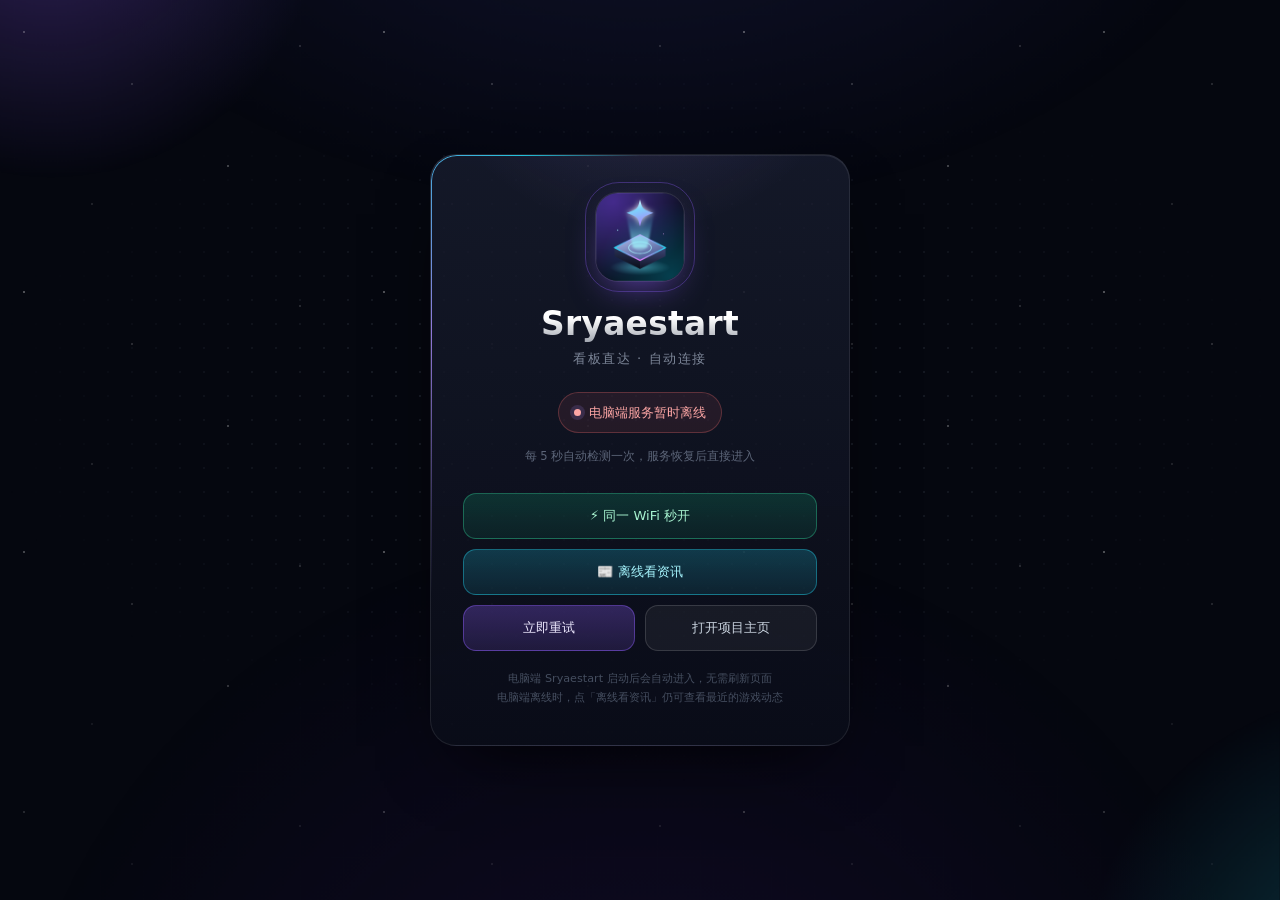
<file: index.html>
<!doctype html>
<html lang="zh-CN">
<head>
<meta charset="utf-8">
<meta name="viewport" content="width=device-width, initial-scale=1, viewport-fit=cover">
<meta name="theme-color" content="#05070f">
<meta name="color-scheme" content="dark">
<title>Sryaestart · 看板直达</title>
<meta name="description" content="Sryaestart 看板直达入口：自动连接最新服务器，无需填写任何地址。">
<meta property="og:type" content="website">
<meta property="og:title" content="Sryaestart · 看板直达">
<meta property="og:description" content="自动连接最新服务器，无需填写任何地址。">
<meta property="og:image" content="https://sryae07.dpdns.org/icon-192.png">
<meta name="twitter:card" content="summary">

<link rel="icon" type="image/png" href="favicon.png">
<link rel="apple-touch-icon" href="icon-192.png">
<link rel="preload" as="image" href="icon-192.png" fetchpriority="high">
<link rel="preconnect" href="https://dash.sryae07.dpdns.org" crossorigin>

<style>
  html { -webkit-text-size-adjust: 100%; background: #05070f; }
  *, *::before, *::after { box-sizing: border-box; }

  /* 边缘流光 Border Beam（01）：用 @property 让渐变角度可插值，光才会沿描边跑起来 */
  @property --beam-angle {
    syntax: "<angle>";
    inherits: false;
    initial-value: 0deg;
  }

  body {
    margin: 0;
    min-height: 100vh;
    min-height: 100svh;
    display: grid;
    place-items: center;
    padding:
      max(20px, env(safe-area-inset-top))
      max(16px, env(safe-area-inset-right))
      max(20px, env(safe-area-inset-bottom))
      max(16px, env(safe-area-inset-left));
    overflow-x: hidden;
    /* 底色只留在 html 上：body 再铺一层不透明底会把 .bg/.grid/.stars（z-index 负值）盖死 */
    background: transparent;
    color: #e2e8f0;
    font-family: "Segoe UI Variable Display", "Segoe UI", system-ui, -apple-system,
                 "PingFang SC", "Hiragino Sans GB", "Microsoft YaHei", sans-serif;
    -webkit-font-smoothing: antialiased;
    text-rendering: optimizeLegibility;
  }

  /* 背景：纯 CSS 径向渐变，替代原来的 filter: blur(130px) 巨型光球（移动端 GPU 开销高） */
  .bg {
    position: fixed;
    inset: 0;
    z-index: -2;
    pointer-events: none;
    transform-origin: 50% 40%;
    animation: breathe 26s ease-in-out infinite alternate;
    will-change: transform;
    background:
      radial-gradient(34vmax 34vmax at 4% -10%, rgba(139, 92, 246, .30), transparent 62%),
      radial-gradient(38vmax 38vmax at 108% 110%, rgba(34, 211, 238, .22), transparent 62%),
      radial-gradient(70vmax 44vmax at 50% -20%, rgba(99, 102, 241, .14), transparent 70%),
      radial-gradient(70vmax 70vmax at 50% 130%, rgba(76, 29, 149, .18), transparent 72%);
  }
  @keyframes breathe {
    from { transform: scale(1) translateY(0); }
    to   { transform: scale(1.07) translateY(-1.5%); }
  }

  /* 点阵：给空旷的页面一点结构感，离卡片越远越淡（纯 background，零额外请求） */
  .grid {
    position: fixed;
    inset: 0;
    z-index: -1;
    pointer-events: none;
    background-image: radial-gradient(rgba(148, 163, 184, .20) 1px, transparent 1px);
    background-size: 24px 24px;
    -webkit-mask-image: radial-gradient(58% 48% at 50% 45%, #000 0%, transparent 88%);
    mask-image: radial-gradient(58% 48% at 50% 45%, #000 0%, transparent 88%);
  }

  /* 星点：平铺渐变，替代 1100px 宽的 box-shadow 星带（手机上大半在视口外） */
  .stars {
    position: fixed;
    inset: 0;
    z-index: -1;
    pointer-events: none;
    opacity: .6;
    background-image:
      radial-gradient(1.4px 1.4px at 24px 32px, #fff, transparent 100%),
      radial-gradient(1px 1px at 132px 84px, rgba(255, 255, 255, .85), transparent 100%),
      radial-gradient(1.6px 1.6px at 228px 166px, rgba(255, 255, 255, .7), transparent 100%),
      radial-gradient(1px 1px at 92px 204px, rgba(255, 255, 255, .6), transparent 100%),
      radial-gradient(1.2px 1.2px at 300px 46px, rgba(255, 255, 255, .55), transparent 100%);
    background-size: 360px 260px;
    background-repeat: repeat;
    -webkit-mask-image: radial-gradient(120% 90% at 50% 35%, #000 40%, transparent 100%);
    mask-image: radial-gradient(120% 90% at 50% 35%, #000 40%, transparent 100%);
  }

  .card {
    position: relative;
    width: 100%;
    max-width: 420px;
    padding: clamp(28px, 7vw, 38px) clamp(20px, 6vw, 32px);
    text-align: center;
    border: 1px solid rgba(255, 255, 255, .09);
    border-radius: 26px;
    /* 聚光 Spotlight（02）：高光跟指针走，写成背景层就不会盖住文字 */
    --mx: 50%;
    --my: -25%;
    background:
      radial-gradient(320px circle at var(--mx) var(--my), rgba(167, 139, 250, .18), transparent 70%),
      linear-gradient(180deg, rgba(24, 28, 46, .82), rgba(10, 13, 24, .9));
    box-shadow:
      0 30px 70px -30px rgba(0, 0, 0, .95),
      inset 0 1px 0 rgba(255, 255, 255, .07);
    animation: enter .62s cubic-bezier(.22, 1, .36, 1) both;
  }
  @keyframes enter {
    from { opacity: 0; transform: translateY(10px) scale(.985); }
    to   { opacity: 1; transform: none; }
  }

  /* 一圈光沿卡片描边循环跑，亮度克制，只勾边不抢内容 */
  .card::before {
    content: "";
    position: absolute;
    inset: 0;
    padding: 1px;
    border-radius: inherit;
    background: conic-gradient(
      from var(--beam-angle),
      transparent 0deg,
      transparent 205deg,
      rgba(167, 139, 250, 0) 235deg,
      rgba(167, 139, 250, .85) 300deg,
      rgba(34, 211, 238, .9) 338deg,
      transparent 360deg
    );
    -webkit-mask: linear-gradient(#000 0 0) content-box, linear-gradient(#000 0 0);
    -webkit-mask-composite: xor;
    mask: linear-gradient(#000 0 0) content-box, linear-gradient(#000 0 0);
    mask-composite: exclude;
    animation: beam 7s linear infinite;
    pointer-events: none;
  }
  @keyframes beam { to { --beam-angle: 360deg; } }

  .logo-wrap {
    position: relative;
    display: inline-block;
    line-height: 0;
  }
  .logo-wrap::after {
    content: "";
    position: absolute;
    inset: -11px;
    border: 1px solid rgba(139, 92, 246, .35);
    border-radius: 34px;
    animation: ring 2.8s ease-out infinite;
    pointer-events: none;
  }
  .logo {
    display: block;
    width: 88px;
    height: 88px;
    border-radius: 22px;
    box-shadow: 0 14px 34px -10px rgba(139, 92, 246, .6), 0 0 0 1px rgba(255, 255, 255, .1);
  }
  @keyframes ring {
    0%   { opacity: .8; transform: scale(.94); }
    70%  { opacity: 0;  transform: scale(1.06); }
    100% { opacity: 0;  transform: scale(1.06); }
  }

  h1 {
    margin: 20px 0 0;
    font-size: clamp(1.62rem, 6.6vw, 2.05rem);
    font-weight: 700;
    letter-spacing: .01em;
    background: linear-gradient(180deg, #fff 35%, rgba(226, 232, 240, .68));
    -webkit-background-clip: text;
    background-clip: text;
    color: transparent;
  }

  .sub {
    margin: 7px 0 0;
    font-size: .82rem;
    letter-spacing: .12em;
    color: #7c8698;
  }

  .status {
    display: inline-flex;
    align-items: center;
    gap: 8px;
    margin-top: 24px;
    padding: 10px 15px;
    max-width: 100%;
    border: 1px solid rgba(139, 92, 246, .3);
    border-radius: 999px;
    background: rgba(139, 92, 246, .10);
    font-size: .82rem;
    line-height: 1.45;
    color: #c4b5fd;
    transition: color .25s, background-color .25s, border-color .25s;
  }
  .status .dot {
    flex: none;
    width: 7px;
    height: 7px;
    border-radius: 50%;
    background: currentColor;
    box-shadow: 0 0 0 4px rgba(167, 139, 250, .16);
    animation: pulse 1.7s ease-in-out infinite;
  }
  .status.ok   { color: #6ee7b7; border-color: rgba(52, 211, 153, .32); background: rgba(52, 211, 153, .10); }
  .status.warn { color: #fcd34d; border-color: rgba(251, 191, 36, .30); background: rgba(251, 191, 36, .09); }
  .status.error{ color: #fca5a5; border-color: rgba(248, 113, 113, .28); background: rgba(248, 113, 113, .09); }
  @keyframes pulse {
    0%, 100% { opacity: 1; transform: scale(1); }
    50%      { opacity: .45; transform: scale(.82); }
  }
  /* 弹性 Spring（13）：状态切换时有一下轻微回弹，比纯淡入更有反馈 */
  .status.pop { animation: spring .46s cubic-bezier(.34, 1.46, .5, 1) both; }
  @keyframes spring {
    0%   { transform: scale(.9); }
    62%  { transform: scale(1.035); }
    100% { transform: scale(1); }
  }

  .bar {
    display: none;
    height: 2px;
    margin: 12px auto 0;
    width: 132px;
    overflow: hidden;
    border-radius: 2px;
    background: rgba(255, 255, 255, .07);
  }
  .bar.show { display: block; }
  .bar span {
    display: block;
    width: 45%;
    height: 100%;
    border-radius: inherit;
    background: linear-gradient(90deg, transparent, #a78bfa, #22d3ee, transparent);
    animation: slide 1.4s ease-in-out infinite;
  }
  @keyframes slide {
    0%   { transform: translateX(-110%); }
    100% { transform: translateX(300%); }
  }

  .detail {
    margin: 14px 0 0;
    min-height: 1.6em;
    font-size: .72rem;
    line-height: 1.7;
    color: #5b6478;
  }

  .actions {
    display: flex;
    flex-wrap: wrap;
    gap: 10px;
    margin-top: 26px;
  }
  .btn {
    flex: 1 1 140px;
    display: inline-flex;
    align-items: center;
    justify-content: center;
    min-height: 46px;
    padding: 0 18px;
    border: 1px solid rgba(255, 255, 255, .14);
    border-radius: 13px;
    background: rgba(255, 255, 255, .05);
    color: #cbd5e1;
    font: inherit;
    font-size: .82rem;
    font-weight: 500;
    text-decoration: none;
    cursor: pointer;
    touch-action: manipulation;
    -webkit-tap-highlight-color: transparent;
    transition: background-color .2s, border-color .2s, color .2s, transform .15s;
  }
  .btn:focus-visible { outline: 2px solid #a78bfa; outline-offset: 3px; }
  .btn:disabled {
    opacity: .45;
    cursor: default;
    transform: none;
  }
  .btn-primary {
    border-color: rgba(139, 92, 246, .45);
    background: linear-gradient(180deg, rgba(139, 92, 246, .3), rgba(139, 92, 246, .16));
    color: #ede9fe;
  }
  .btn[hidden] { display: none; }
  /* 同一 WiFi 下走局域网，比隧道快两个数量级 */
  .btn-lan {
    flex: 1 1 100%;
    border-color: rgba(52, 211, 153, .38);
    background: linear-gradient(180deg, rgba(16, 185, 129, .2), rgba(16, 185, 129, .1));
    color: #a7f3d0;
  }
  /* 电脑端离线时的退路：资讯走静态快照，永远打得开 */
  .btn-offline {
    flex: 1 1 100%;
    border-color: rgba(34, 211, 238, .4);
    background: linear-gradient(180deg, rgba(34, 211, 238, .22), rgba(34, 211, 238, .1));
    color: #a5f3fc;
  }

  /* 悬停上浮 Hover Lift（15）：只给精确指针设备，触屏不会卡住浮起态 */
  @media (hover: hover) and (pointer: fine) {
    .btn:hover {
      transform: translateY(-2px);
      background: rgba(255, 255, 255, .1);
      color: #fff;
      box-shadow: 0 14px 28px -18px rgba(0, 0, 0, .95);
    }
    .btn-primary:hover {
      background: linear-gradient(180deg, rgba(139, 92, 246, .42), rgba(139, 92, 246, .24));
      color: #fff;
    }
    .btn-offline:hover {
      background: linear-gradient(180deg, rgba(34, 211, 238, .32), rgba(34, 211, 238, .16));
      color: #cffafe;
      box-shadow: 0 14px 28px -18px rgba(34, 211, 238, .6);
    }
    .btn-lan:hover {
      background: linear-gradient(180deg, rgba(16, 185, 129, .3), rgba(16, 185, 129, .16));
      color: #d1fae5;
      box-shadow: 0 14px 28px -18px rgba(16, 185, 129, .55);
    }
    .btn:disabled:hover {
      transform: none;
      background: rgba(255, 255, 255, .05);
      color: #cbd5e1;
      box-shadow: none;
    }
  }
  .btn:active { transform: translateY(0) scale(.985); }

  /* 流光 Shimmer（10）：一道光周期性扫过高亮按钮，提示"这里最快" */
  .btn-shine {
    position: relative;
    overflow: hidden;
  }
  .btn-shine::after {
    content: "";
    position: absolute;
    top: -60%;
    bottom: -60%;
    left: 0;
    width: 62px;
    background: linear-gradient(90deg, transparent, rgba(255, 255, 255, .22), transparent);
    transform: translateX(-90px) skewX(-18deg);
    animation: shimmer 5.6s ease-in-out infinite;
    pointer-events: none;
  }
  @keyframes shimmer {
    0%, 56%   { transform: translateX(-90px) skewX(-18deg); }
    92%, 100% { transform: translateX(560px) skewX(-18deg); }
  }

  .hint {
    margin: 18px 0 0;
    font-size: .7rem;
    line-height: 1.7;
    color: #454e60;
  }

  @media (max-width: 360px) {
    .logo { width: 76px; height: 76px; border-radius: 19px; }
    .logo-wrap::after { inset: -9px; border-radius: 28px; }
    .status { font-size: .78rem; padding: 9px 13px; }
    .btn { flex-basis: 100%; font-size: .8rem; }
  }

  @media (prefers-reduced-motion: reduce) {
    *, *::before, *::after {
      animation-duration: .001ms !important;
      animation-iteration-count: 1 !important;
      transition-duration: .001ms !important;
    }
  }
</style>
</head>
<body>
  <div class="bg" aria-hidden="true"></div>
  <div class="grid" aria-hidden="true"></div>
  <div class="stars" aria-hidden="true"></div>

  <main class="card">
    <div class="logo-wrap">
      <img class="logo" src="icon-192.png" width="88" height="88" alt="Sryaestart" fetchpriority="high" decoding="async">
    </div>

    <h1>Sryaestart</h1>
    <p class="sub">看板直达 · 自动连接</p>

    <div class="status" id="statusWrap">
      <span class="dot" aria-hidden="true"></span>
      <span id="statusText" role="status" aria-live="polite">正在连接你的看板…</span>
    </div>

    <div class="bar" id="bar" aria-hidden="true"><span></span></div>
    <p class="detail" id="detail"></p>

    <div class="actions">
      <a class="btn btn-lan btn-shine" id="lanBtn" href="#" hidden>⚡ 同一 WiFi 秒开</a>
      <a class="btn btn-offline" id="offlineBtn" href="app/">📰 离线看资讯</a>
      <button class="btn btn-primary" id="retry" type="button">立即重试</button>
      <a class="btn" href="https://sryae07.github.io/starwaves/">打开项目主页</a>
    </div>

    <p class="hint">电脑端 Sryaestart 启动后会自动进入，无需刷新页面<br>电脑端离线时，点「离线看资讯」仍可查看最近的游戏动态</p>
    <noscript>
      <p class="detail">需要启用 JavaScript 才能自动连接，也可以直接打开上面的项目主页。</p>
    </noscript>
  </main>

<script>
(function () {
  "use strict";

  /* 固定域名的具名隧道（cloudflared named tunnel），地址永远不变。
     留空字符串则只走 current-server.json 里的一次性地址。 */
  var FIXED_BASE = "https://dash.sryae07.dpdns.org";
  var POINTER_URL = "current-server.json";
  var PROBE_TIMEOUT = 5000;
  /* 国内到 Cloudflare 边缘有时要 8~12 秒，短超时会把它误判成离线 */
  var FIXED_PROBE_TIMEOUT = 6000;
  var RETRY_DELAY = 5000;
  var STORE_KEY = "sryaestart_server";

  var el = {
    wrap: document.getElementById("statusWrap"),
    text: document.getElementById("statusText"),
    detail: document.getElementById("detail"),
    bar: document.getElementById("bar"),
    retry: document.getElementById("retry"),
    lan: document.getElementById("lanBtn")
  };

  var attempt = 0;
  var settled = false;
  var timer = null;
  var busy = false;

  function readStore() {
    try { return localStorage.getItem(STORE_KEY); } catch (e) { return null; }
  }
  function writeStore(value) {
    try { localStorage.setItem(STORE_KEY, value); } catch (e) { /* 隐私模式下忽略 */ }
  }

  function setState(kind, text, detail) {
    el.wrap.className = "status" + (kind ? " " + kind : "");
    el.text.textContent = text;
    el.detail.textContent = detail || "";
    el.bar.classList.toggle("show", kind === "busy");
    el.retry.disabled = kind === "busy";

    /* 弹性 Spring（13）：重放一次回弹动画，让状态切换有"落点" */
    el.wrap.classList.remove("pop");
    void el.wrap.offsetWidth;
    el.wrap.classList.add("pop");
  }

  function schedule(ms) {
    clearTimeout(timer);
    timer = setTimeout(run, ms);
  }

  function preconnect(base) {
    try {
      var origin = new URL(base).origin;
      if (!origin || document.querySelector('link[data-preconnect="' + origin + '"]')) return;
      var link = document.createElement("link");
      link.rel = "preconnect";
      link.href = origin;
      link.crossOrigin = "";
      link.setAttribute("data-preconnect", origin);
      document.head.appendChild(link);
    } catch (e) { /* ignore */ }
  }

  function safeUrl(value) {
    if (typeof value !== "string") return null;
    var url = value.trim().replace(/\/+$/, "");
    return /^https?:\/\/[^\s]+$/i.test(url) ? url : null;
  }

  function fetchPointer() {
    var controller = typeof AbortController === "function" ? new AbortController() : null;
    var timerId = controller ? setTimeout(function () { controller.abort(); }, 6000) : null;

    var request = fetch(POINTER_URL + "?t=" + Date.now(), {
      cache: "no-store",
      signal: controller ? controller.signal : undefined
    }).then(function (response) {
      return response.ok ? response.json() : null;
    }).then(function (data) {
      return {
        url: safeUrl(data && data.url),
        lan: safeUrl(data && data.lan)
      };
    }).catch(function () {
      return { url: null, lan: null };
    });

    if (!timerId) return request;
    return request.then(function (value) {
      clearTimeout(timerId);
      return value;
    }, function (error) {
      clearTimeout(timerId);
      throw error;
    });
  }

  /* 用一张图片验证服务是否真的活着：图片能解码 = 隧道与后端都通 */
  function probe(base, timeout) {
    return new Promise(function (resolve) {
      var img = new Image();
      var done = false;
      var timeoutId = setTimeout(function () { finish(false); }, timeout || PROBE_TIMEOUT);

      function finish(ok) {
        if (done) return;
        done = true;
        clearTimeout(timeoutId);
        img.onload = img.onerror = null;
        img.src = "data:,";
        resolve(ok);
      }

      img.onload = function () { finish(true); };
      img.onerror = function () { finish(false); };
      /* 探针只要一张极小的图：隧道只有约 15KB/s，拿 44KB 的图标当探针等于每次多等 3 秒 */
    img.src = base + "/assets/icon-96.webp?t=" + Date.now();
    });
  }

  /* 电脑和手机在同一个 WiFi 时，直连局域网地址几乎瞬开。
     注意：HTTPS 页面无法探测 http:// 内网地址（混合内容会被拦），
     所以这里只提供一个点了就走的一级跳转. */
  function showLan(base) {
    if (!el.lan) return;
    el.lan.href = base + "/dashboard";
    el.lan.hidden = false;
  }

  function goTo(base) {
    settled = true;
    clearTimeout(timer);
    writeStore(base);
    setState("ok", "已连接，正在进入看板…", base.replace(/^https?:\/\//, ""));
    /* 电脑在线时进 GitHub Pages 上的静态看板：外壳由 Pages 直出（0.2s 级），
       数据再走隧道，比整页穿隧道快得多。 */
    location.replace(location.origin + "/board/");
  }

  async function run() {
    if (settled || busy) return;
    busy = true;
    clearTimeout(timer);
    attempt += 1;

    try {
      if (navigator.onLine === false) {
        setState("warn", "当前没有网络连接", "恢复网络后会自动继续");
        return;
      }

      setState(
        "busy",
        attempt === 1 ? "正在连接你的看板…" : "正在重试连接（第 " + attempt + " 次）",
        FIXED_BASE ? "正在连接固定地址 · 最长约 12 秒" : "正在解析最新服务器地址"
      );

      /* 顺带拉 current-server.json：里面有局域网地址就把「秒开」按钮亮出来 */
      var pointerReady = fetchPointer().then(function (info) {
        if (info && info.lan) showLan(info.lan);
        return info;
      });

      var cached = readStore();
      var candidates = [];
      function add(url) {
        if (url && candidates.indexOf(url) === -1) candidates.push(url);
      }

      /* 固定域名的隧道优先：DNS 不通会立刻失败，不占时间 */
      add(FIXED_BASE);
      if (candidates.length) preconnect(candidates[0]);

      for (var i = 0; i < candidates.length; i++) {
        if (await probe(candidates[i], FIXED_PROBE_TIMEOUT)) {
          goTo(candidates[i]);
          return;
        }
      }

      /* 固定域名没通，再退回 current-server.json 里的一次性地址 */
      add(cached);
      var info = await pointerReady;
      add(info && info.url);

      for (var j = 0; j < candidates.length; j++) {
        if (j === 0 && FIXED_BASE) continue; /* 刚试过 */
        if (await probe(candidates[j])) {
          goTo(candidates[j]);
          return;
        }
      }

      if (!candidates.length) {
        setState("warn", "暂时没有可用的服务器地址", "电脑端 Sryaestart 启动后会自动恢复");
        return;
      }

      setState(
        "error",
        "电脑端服务暂时离线",
        "每 " + RETRY_DELAY / 1000 + " 秒自动检测一次，服务恢复后直接进入"
      );
    } finally {
      busy = false;
      if (!settled) schedule(RETRY_DELAY);
    }
  }

  /* 聚光 Spotlight（02）：卡片高光跟随指针。只在鼠标设备绑定，触屏保留默认光位 */
  (function spotlight() {
    var card = document.querySelector(".card");
    if (!card || !window.matchMedia) return;
    if (!window.matchMedia("(hover: hover) and (pointer: fine)").matches) return;

    var queued = false;
    var px = 0;
    var py = 0;

    function paint() {
      queued = false;
      var rect = card.getBoundingClientRect();
      card.style.setProperty("--mx", (px - rect.left).toFixed(0) + "px");
      card.style.setProperty("--my", (py - rect.top).toFixed(0) + "px");
    }

    card.addEventListener("pointermove", function (event) {
      px = event.clientX;
      py = event.clientY;
      if (queued) return;
      queued = true;
      requestAnimationFrame(paint);
    });

    card.addEventListener("pointerleave", function () {
      card.style.removeProperty("--mx");
      card.style.removeProperty("--my");
    });
  })();

  el.retry.addEventListener("click", function () {
    attempt = 0;
    clearTimeout(timer);
    run();
  });

  window.addEventListener("online", function () {
    if (!settled) { attempt = 0; run(); }
  });

  document.addEventListener("visibilitychange", function () {
    if (!settled && document.visibilityState === "visible") run();
  });

  run();
})();
</script>
</body>
</html>
</file>
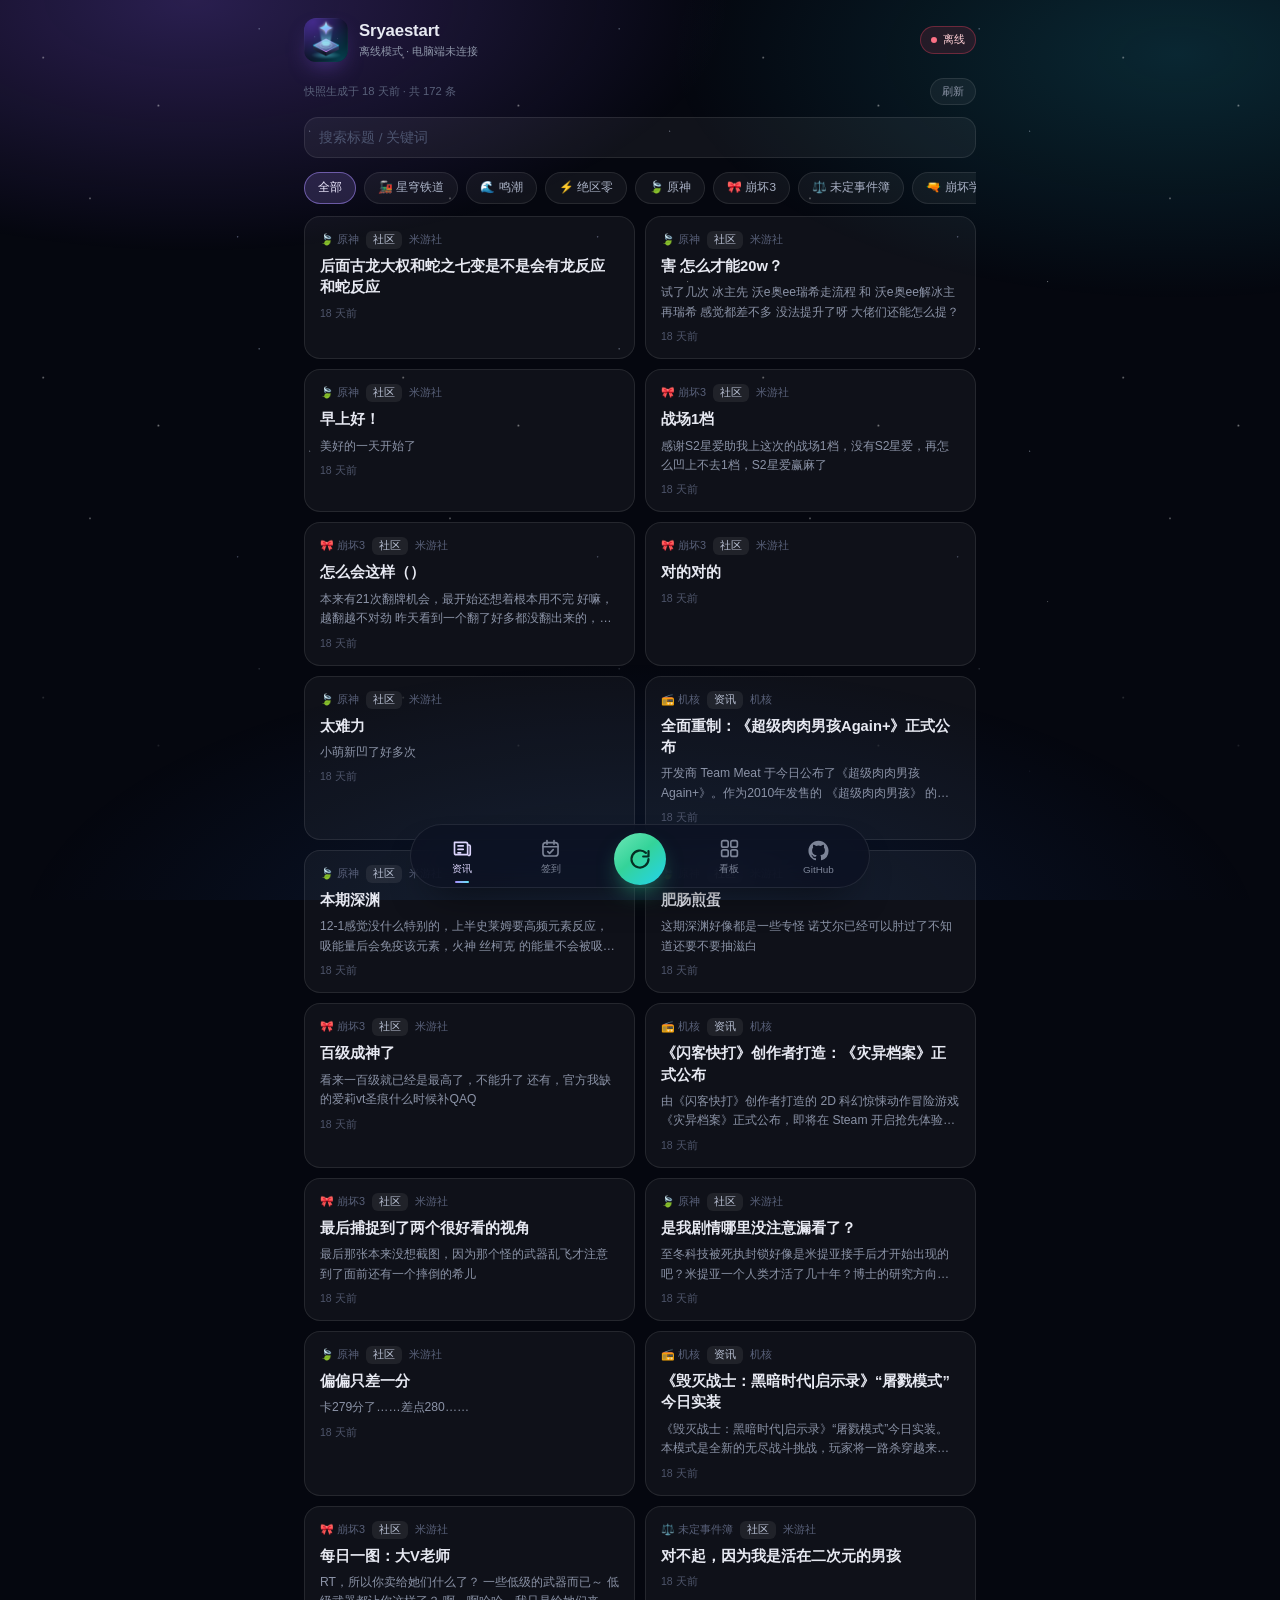
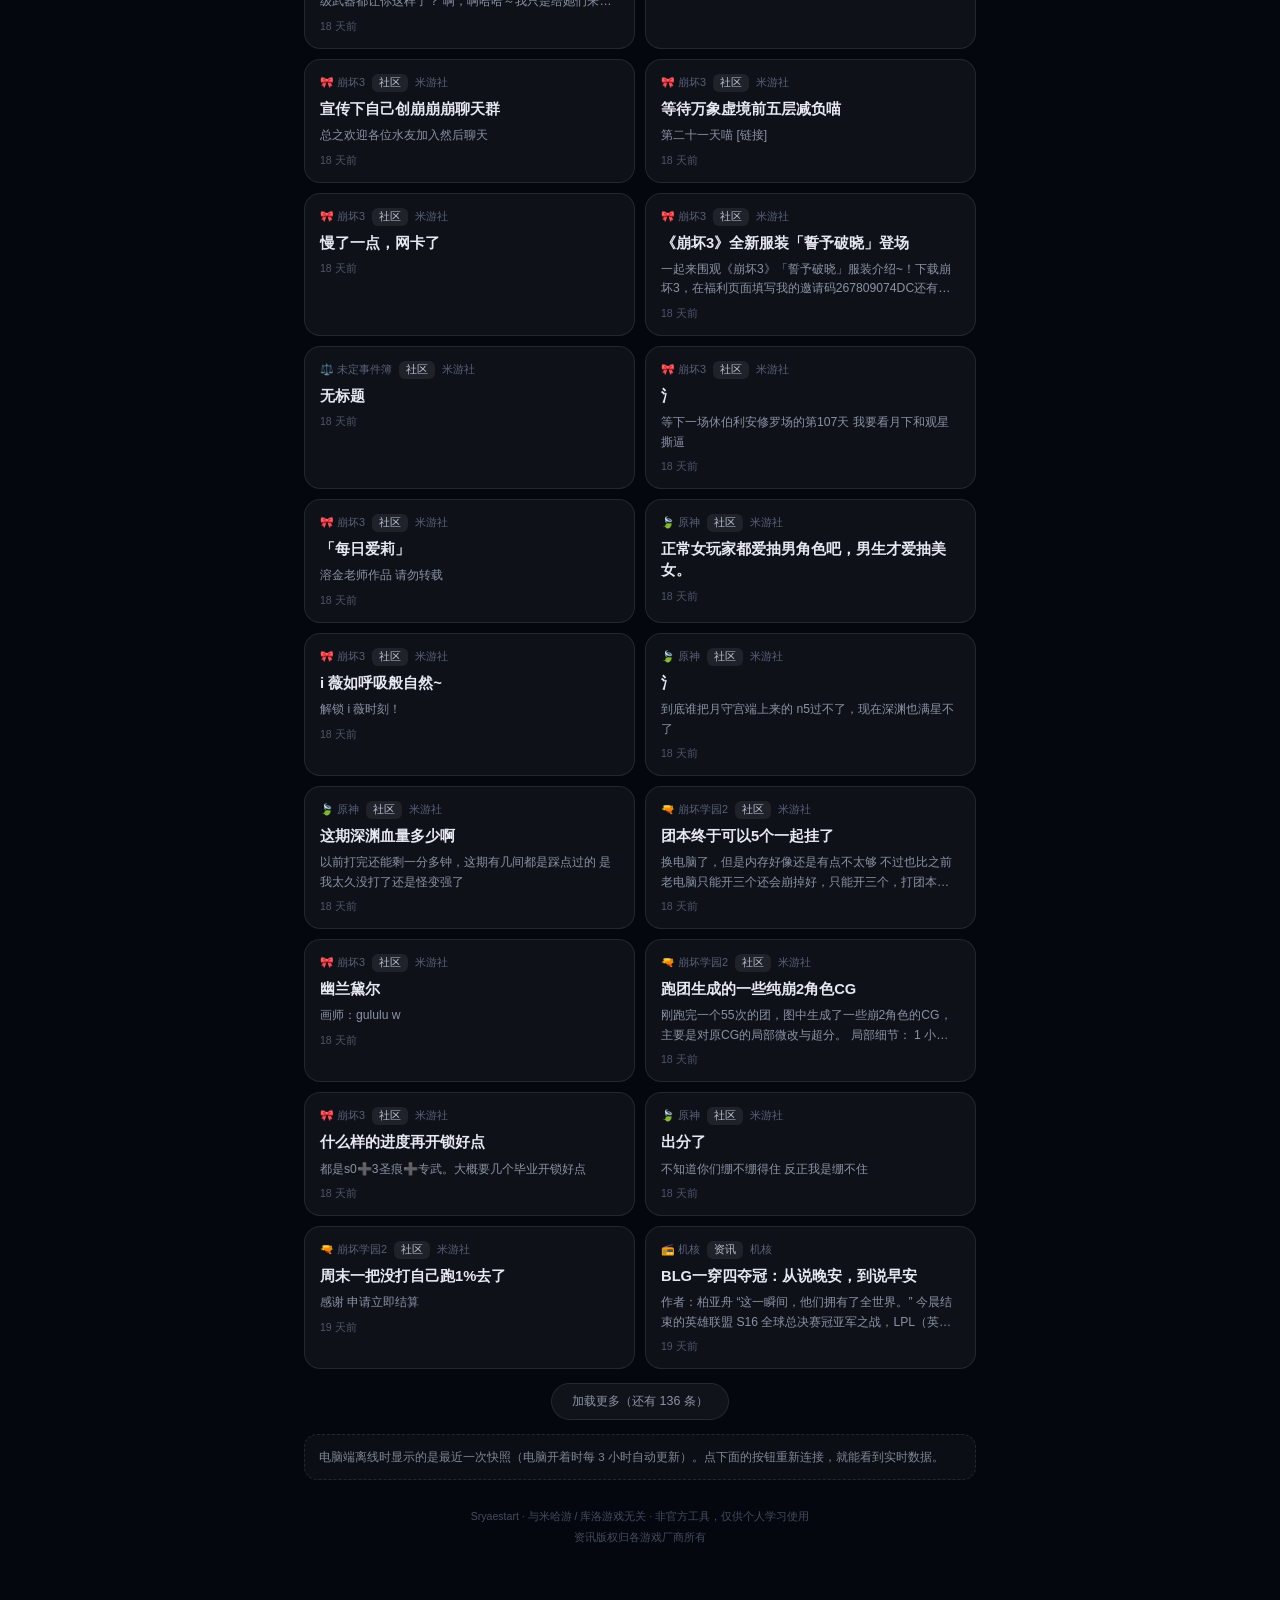
<file: app/index.html>
<!DOCTYPE html>
<html lang="zh-CN">
<head>
<meta charset="utf-8">
<meta name="viewport" content="width=device-width, initial-scale=1, viewport-fit=cover">
<title>Sryaestart · 离线资讯</title>
<meta name="description" content="电脑端不在线时，手机上依然可以看游戏资讯：星穹铁道、鸣潮、绝区零等官方与社区动态快照。">
<meta name="theme-color" content="#05070f">
<link rel="icon" type="image/png" href="../favicon.png">
<link rel="apple-touch-icon" href="../icon-192.png">
<style>
  *, *::before, *::after { box-sizing: border-box; }
  :root {
    --bg: #05070f;
    --card: rgba(255, 255, 255, .045);
    --line: rgba(255, 255, 255, .09);
    --text: #e7e9f2;
    --dim: #8d95a8;
    --faint: #59617a;
    --violet: #a78bfa;
    --cyan: #67e8f9;
    --green: #34d399;
  }
  html, body { margin: 0; padding: 0; }
  body {
    min-height: 100vh;
    background: var(--bg);
    color: var(--text);
    font-family: -apple-system, BlinkMacSystemFont, "Segoe UI", "Microsoft YaHei", "PingFang SC", "Hiragino Sans GB", sans-serif;
    -webkit-font-smoothing: antialiased;
    -webkit-tap-highlight-color: transparent;
    padding-bottom: calc(96px + env(safe-area-inset-bottom));
    overflow-x: hidden;
  }
  .bg {
    position: fixed; inset: 0; z-index: 0; pointer-events: none;
    background:
      radial-gradient(60% 40% at 15% 0%, rgba(139, 92, 246, .28), transparent 70%),
      radial-gradient(55% 38% at 92% 6%, rgba(34, 211, 238, .16), transparent 72%),
      radial-gradient(70% 45% at 50% 105%, rgba(59, 130, 246, .14), transparent 70%);
  }
  .stars {
    position: fixed; inset: 0; z-index: 0; pointer-events: none; opacity: .45;
    background-image:
      radial-gradient(1.5px 1.5px at 12% 18%, #fff, transparent),
      radial-gradient(1.2px 1.2px at 72% 9%, #cfe3ff, transparent),
      radial-gradient(1.6px 1.6px at 44% 33%, #fff, transparent),
      radial-gradient(1.1px 1.1px at 86% 41%, #dbeafe, transparent),
      radial-gradient(1.4px 1.4px at 25% 62%, #fff, transparent),
      radial-gradient(1.2px 1.2px at 66% 74%, #c7d2fe, transparent),
      radial-gradient(1px 1px at 91% 88%, #fff, transparent);
    background-size: 360px 320px;
    mask-image: linear-gradient(180deg, #000 0%, #000 55%, transparent 92%);
  }
  .wrap { position: relative; z-index: 1; max-width: 720px; margin: 0 auto; padding: 0 16px; }

  /* ---------- 顶部 ---------- */
  .top {
    display: flex; align-items: center; gap: 12px;
    padding: calc(18px + env(safe-area-inset-top)) 0 14px;
  }
  .brand { display: flex; align-items: center; gap: 11px; text-decoration: none; color: inherit; min-width: 0; }
  .brand img {
    width: 44px; height: 44px; border-radius: 12px; flex: none;
    box-shadow: 0 10px 26px -12px rgba(139, 92, 246, .9);
  }
  .brand b { display: block; font-size: 1.05rem; letter-spacing: -.01em; line-height: 1.25; }
  .brand i {
    display: block; margin-top: 2px; font-size: .7rem; font-style: normal; color: var(--dim);
    white-space: nowrap; overflow: hidden; text-overflow: ellipsis;
  }
  .offline-pill {
    margin-left: auto; flex: none;
    display: inline-flex; align-items: center; gap: 6px;
    font-size: .68rem; color: #fecdd3;
    border: 1px solid rgba(244, 63, 94, .35);
    background: rgba(244, 63, 94, .12);
    padding: 6px 10px; border-radius: 999px; white-space: nowrap;
  }
  .offline-pill .dot { width: 6px; height: 6px; border-radius: 50%; background: #fb7185; }

  /* ---------- 视图 ---------- */
  .view[hidden] { display: none; }
  .snapbar {
    display: flex; align-items: center; gap: 10px;
    font-size: .7rem; color: var(--faint); margin: 2px 0 12px;
  }
  .snapbar button, .more {
    margin-left: auto; flex: none;
    font: inherit; font-size: .7rem; color: var(--dim);
    background: rgba(255, 255, 255, .05); border: 1px solid var(--line);
    padding: 5px 11px; border-radius: 999px; cursor: pointer;
    touch-action: manipulation;
  }
  .more { margin: 14px auto 0; display: block; padding: 9px 20px; font-size: .78rem; }
  .snapbar button:active, .more:active { transform: scale(.97); }

  .search { position: relative; margin-bottom: 12px; }
  .search input {
    width: 100%; padding: 12px 40px 12px 14px;
    font: inherit; font-size: .85rem; color: var(--text);
    background: rgba(255, 255, 255, .05);
    border: 1px solid var(--line); border-radius: 14px; outline: none;
  }
  .search input::placeholder { color: #4d5570; }
  .search input:focus { border-color: rgba(167, 139, 250, .55); background: rgba(167, 139, 250, .07); }
  .search button {
    position: absolute; right: 8px; top: 50%; transform: translateY(-50%);
    width: 28px; height: 28px; border: 0; border-radius: 50%;
    background: rgba(255, 255, 255, .1); color: var(--dim); font-size: .7rem; cursor: pointer;
  }

  .chips {
    display: flex; gap: 8px; overflow-x: auto; padding: 2px 0 12px;
    scrollbar-width: none; -webkit-overflow-scrolling: touch;
  }
  .chips::-webkit-scrollbar { display: none; }
  .chip {
    flex: none; font: inherit; font-size: .74rem; white-space: nowrap;
    padding: 7px 13px; border-radius: 999px; cursor: pointer;
    color: #aab2c6; background: rgba(255, 255, 255, .05);
    border: 1px solid var(--line); transition: .18s;
  }
  .chip.on {
    color: #ede9fe; border-color: rgba(167, 139, 250, .55);
    background: rgba(167, 139, 250, .18);
  }

  .feed { display: grid; gap: 10px; }
  .item {
    display: block; text-decoration: none; color: inherit;
    padding: 14px 15px; border-radius: 16px;
    background: var(--card); border: 1px solid var(--line);
    transition: .2s;
  }
  .item:active { transform: scale(.985); }
  .item .meta {
    display: flex; align-items: center; gap: 7px;
    font-size: .68rem; color: var(--faint); margin-bottom: 7px;
  }
  .item .tag {
    padding: 2px 7px; border-radius: 6px;
    background: rgba(255, 255, 255, .07); color: #b9c1d4;
  }
  .item .tag.official { background: rgba(52, 211, 153, .14); color: #6ee7b7; }
  .item h3 { margin: 0; font-size: .92rem; font-weight: 600; line-height: 1.45; }
  .item p { margin: 6px 0 0; font-size: .76rem; line-height: 1.6; color: #8b93a7;
    display: -webkit-box; -webkit-line-clamp: 2; -webkit-box-orient: vertical; overflow: hidden; }
  .item .time { margin-top: 8px; font-size: .66rem; color: #4f566c; }
  .empty, .loading {
    padding: 40px 0; text-align: center; font-size: .8rem; color: var(--faint);
  }

  /* ---------- 需要电脑端的说明卡 ---------- */
  .need {
    padding: 22px 20px; border-radius: 20px;
    background: linear-gradient(180deg, rgba(139, 92, 246, .1), rgba(255, 255, 255, .035));
    border: 1px solid rgba(167, 139, 250, .22);
  }
  .need .ico { font-size: 1.7rem; }
  .need h2 { margin: 10px 0 0; font-size: 1.02rem; }
  .need p { margin: 8px 0 0; font-size: .8rem; line-height: 1.75; color: var(--dim); }
  .need ol { margin: 12px 0 0; padding-left: 20px; font-size: .78rem; line-height: 1.9; color: #9aa3b8; }
  .need .row { display: flex; gap: 10px; margin-top: 16px; }
  .btn {
    flex: 1; display: inline-flex; align-items: center; justify-content: center;
    min-height: 46px; padding: 0 16px; border-radius: 13px;
    font: inherit; font-size: .84rem; font-weight: 600; text-decoration: none;
    color: var(--text); background: rgba(255, 255, 255, .06);
    border: 1px solid var(--line); cursor: pointer; touch-action: manipulation;
  }
  .btn.primary {
    color: #ede9fe; border-color: rgba(139, 92, 246, .45);
    background: linear-gradient(180deg, rgba(139, 92, 246, .32), rgba(139, 92, 246, .16));
  }
  .btn:active { transform: scale(.985); }
  .note {
    margin-top: 14px; padding: 12px 14px; border-radius: 13px;
    font-size: .72rem; line-height: 1.75; color: #7f8798;
    background: rgba(255, 255, 255, .03); border: 1px dashed rgba(255, 255, 255, .1);
  }

  /* ---------- 底栏 ---------- */
  .mbar {
    position: fixed; left: 50%; bottom: calc(12px + env(safe-area-inset-bottom));
    transform: translateX(-50%);
    width: min(calc(100vw - 24px), 460px);
    display: grid; grid-template-columns: repeat(5, 1fr); align-items: end;
    height: 64px; padding: 0 6px;
    border-radius: 32px; z-index: 20;
    background: rgba(13, 18, 33, .82);
    border: 1px solid rgba(255, 255, 255, .09);
    backdrop-filter: blur(18px) saturate(140%);
    -webkit-backdrop-filter: blur(18px) saturate(140%);
    box-shadow: 0 18px 40px -22px #000;
  }
  .mbar-item {
    display: flex; flex-direction: column; align-items: center; justify-content: center;
    gap: 3px; height: 64px; padding: 0;
    background: none; border: 0; cursor: pointer; text-decoration: none;
    color: #7c8497; font: inherit; font-size: .62rem; position: relative;
    touch-action: manipulation;
  }
  .mbar-item svg { width: 21px; height: 21px; stroke-width: 1.9; }
  .mbar-item.on { color: #ddd6fe; }
  .mbar-item.on::after {
    content: ""; position: absolute; bottom: 6px; width: 14px; height: 2px;
    border-radius: 2px; background: linear-gradient(90deg, #a78bfa, #67e8f9);
  }
  .mbar-center {
    width: 52px; height: 52px; margin: -16px auto 4px;
    border-radius: 50%; border: 0; cursor: pointer;
    display: flex; align-items: center; justify-content: center;
    background: linear-gradient(140deg, #6ee7b7, #34d399 45%, #22d3ee);
    color: #052e23; box-shadow: 0 12px 26px -10px rgba(52, 211, 153, .8);
  }
  .mbar-center svg { width: 24px; height: 24px; }
  .mbar-center:active { transform: scale(.94); }
  .mbar-center:disabled svg { animation: spin 1s linear infinite; }
  @keyframes spin { to { transform: rotate(360deg); } }

  footer {
    margin-top: 26px; padding-bottom: 8px; text-align: center;
    font-size: .66rem; line-height: 1.9; color: #454c60;
  }

  @media (min-width: 700px) {
    .wrap { padding: 0 24px; }
    .feed { grid-template-columns: 1fr 1fr; }
  }
  @media (prefers-reduced-motion: reduce) {
    *, *::before, *::after { animation-duration: .001ms !important; transition-duration: .001ms !important; }
  }
</style>
</head>
<body>
<div class="bg" aria-hidden="true"></div>
<div class="stars" aria-hidden="true"></div>

<div class="wrap">
  <header class="top">
    <a class="brand" href="/">
      <img src="../icon-192.png" width="44" height="44" alt="Sryaestart">
      <span><b>Sryaestart</b><i>离线模式 · 电脑端未连接</i></span>
    </a>
    <span class="offline-pill"><span class="dot"></span>离线</span>
  </header>

  <!-- 资讯 -->
  <section class="view" id="view-news">
    <div class="snapbar">
      <span id="snapInfo">正在读取资讯快照…</span>
      <button type="button" id="reload">刷新</button>
    </div>
    <div class="search">
      <input id="q" type="search" placeholder="搜索标题 / 关键词" autocomplete="off">
      <button type="button" id="clear" hidden aria-label="清空">✕</button>
    </div>
    <div class="chips" id="chips"></div>
    <div class="feed" id="feed"><div class="loading">正在加载…</div></div>
    <button class="more" type="button" id="more" hidden>加载更多</button>
    <p class="note" id="feedNote" hidden></p>
  </section>

  <!-- 签到 -->
  <section class="view" id="view-checkin" hidden>
    <div class="need">
      <div class="ico">📅</div>
      <h2>签到需要电脑端在线</h2>
      <p>签到记录、连续天数和使用时长都存在你电脑上的数据库里，电脑关机时手机读不到这份数据。</p>
      <ol>
        <li>电脑开机，双击 Sryaestart 的 <b>start.bat</b></li>
        <li>手机回到入口页，会自动跳进看板</li>
      </ol>
      <div class="row">
        <a class="btn primary" href="/">重试连接</a>
        <button class="btn" type="button" data-tab="news">先看资讯</button>
      </div>
    </div>
    <p class="note">电脑关机期间，签到不会断——开机后服务恢复，记录照常累计。</p>
  </section>

  <!-- 看板 -->
  <section class="view" id="view-board" hidden>
    <div class="need">
      <div class="ico">🗂</div>
      <h2>看板需要电脑端在线</h2>
      <p>游戏库、使用时长、截图相册、一键启动游戏，全部在电脑上的本地服务里运行，手机只是遥控器。</p>
      <ol>
        <li>确认电脑没关机 / 没休眠</li>
        <li>双击 <b>start.bat</b> 启动服务</li>
        <li>回到入口页，或点下面的按钮重连</li>
      </ol>
      <div class="row">
        <a class="btn primary" href="/">重试连接</a>
        <button class="btn" type="button" data-tab="news">先看资讯</button>
      </div>
    </div>
    <p class="note">这台电脑上的服务同时负责把外网请求转发进来，所以它关机时看板和签到都无法访问，只有资讯页保留最近快照。</p>
  </section>

  <footer>
    Sryaestart · 与米哈游 / 库洛游戏无关 · 非官方工具，仅供个人学习使用<br>
    资讯版权归各游戏厂商所有
  </footer>
</div>

<nav class="mbar" aria-label="离线导航">
  <button class="mbar-item" type="button" data-tab="news" id="nav-news">
    <svg viewBox="0 0 24 24" fill="none" stroke="currentColor" stroke-linecap="round" stroke-linejoin="round"><path d="M4 5h13a2 2 0 0 1 2 2v12H6a2 2 0 0 1-2-2z"/><path d="M19 8h1.5a1.5 1.5 0 0 1 1.5 1.5V18a2 2 0 0 1-2 2"/><path d="M8 9h6M8 13h6M8 17h3"/></svg>
    <span>资讯</span>
  </button>
  <button class="mbar-item" type="button" data-tab="checkin" id="nav-checkin">
    <svg viewBox="0 0 24 24" fill="none" stroke="currentColor" stroke-linecap="round" stroke-linejoin="round"><rect x="3.4" y="5.2" width="17.2" height="15.4" rx="3.2"/><path d="M8 2.9v4.2M16 2.9v4.2M3.4 10h17.2"/><path d="M8.9 15.5l2.1 2.1 4.1-4.3"/></svg>
    <span>签到</span>
  </button>
  <a class="mbar-center" href="/" aria-label="重试连接">
    <svg viewBox="0 0 24 24" fill="none" stroke="currentColor" stroke-width="2.2" stroke-linecap="round" stroke-linejoin="round"><path d="M20.5 12a8.5 8.5 0 1 1-2.6-6.1"/><path d="M20.5 4.2v5.3h-5.3"/></svg>
  </a>
  <button class="mbar-item" type="button" data-tab="board" id="nav-board">
    <svg viewBox="0 0 24 24" fill="none" stroke="currentColor" stroke-linecap="round" stroke-linejoin="round"><rect x="3" y="3" width="7.5" height="7.5" rx="2"/><rect x="13.5" y="3" width="7.5" height="7.5" rx="2"/><rect x="3" y="13.5" width="7.5" height="7.5" rx="2"/><rect x="13.5" y="13.5" width="7.5" height="7.5" rx="2"/></svg>
    <span>看板</span>
  </button>
  <a class="mbar-item" href="https://github.com/Sryae07/starwaves" target="_blank" rel="noopener noreferrer">
    <svg viewBox="0 0 24 24" fill="currentColor" stroke="none"><path d="M12 .8C5.73.8.5 6.03.5 12.3c0 5.08 3.29 9.39 7.86 10.91.58.11.79-.25.79-.55v-1.94c-3.2.7-3.88-1.54-3.88-1.54-.53-1.34-1.29-1.7-1.29-1.7-1.05-.72.08-.71.08-.71 1.16.08 1.77 1.19 1.77 1.19 1.03 1.77 2.7 1.26 3.36.96.1-.75.4-1.26.73-1.55-2.55-.29-5.23-1.28-5.23-5.68 0-1.26.45-2.28 1.19-3.09-.12-.29-.52-1.46.11-3.05 0 0 .96-.31 3.15 1.18a10.9 10.9 0 0 1 5.74 0c2.19-1.49 3.15-1.18 3.15-1.18.63 1.59.23 2.76.11 3.05.74.81 1.19 1.83 1.19 3.09 0 4.41-2.69 5.38-5.25 5.67.41.36.78 1.06.78 2.14v3.17c0 .3.21.67.8.55A11.51 11.51 0 0 0 23.5 12.3C23.5 6.03 18.27.8 12 .8Z"/></svg>
    <span>GitHub</span>
  </a>
</nav>

<script>
(function () {
  "use strict";
  var SNAPSHOT_URLS = [
    "https://sryae07.github.io/starwaves/news-data.json",
    "news-data.json"
  ];
  var PAGE = 36;

  var data = null;
  var games = [];
  var selected = {};
  var shown = PAGE;
  var query = "";

  var $ = function (id) { return document.getElementById(id); };
  var feedEl = $("feed");
  var chipEl = $("chips");
  var moreEl = $("more");
  var noteEl = $("feedNote");
  var snapEl = $("snapInfo");

  function esc(s) {
    return String(s == null ? "" : s).replace(/[&<>"']/g, function (c) {
      return { "&": "&amp;", "<": "&lt;", ">": "&gt;", '"': "&quot;", "'": "&#39;" }[c];
    });
  }

  function rel(iso) {
    if (!iso) return "";
    var d = new Date(iso);
    if (isNaN(d.getTime())) return "";
    var diff = Date.now() - d.getTime();
    var min = Math.floor(diff / 60000);
    if (min < 1) return "刚刚";
    if (min < 60) return min + " 分钟前";
    var h = Math.floor(min / 60);
    if (h < 24) return h + " 小时前";
    var day = Math.floor(h / 24);
    if (day < 30) return day + " 天前";
    return d.toLocaleDateString("zh-CN");
  }

  function specOf(key) {
    for (var i = 0; i < games.length; i++) if (games[i].key === key) return games[i];
    return null;
  }

  function visibleItems() {
    if (!data) return [];
    var keys = Object.keys(selected).filter(function (k) { return selected[k]; });
    var all = keys.length === 0 || keys.length === games.length;
    var q = query.trim().toLowerCase();
    return data.items.filter(function (it) {
      if (!all && !selected[it.game]) return false;
      if (!q) return true;
      return (it.title || "").toLowerCase().indexOf(q) !== -1 ||
        (it.summary || "").toLowerCase().indexOf(q) !== -1 ||
        (it.source || "").toLowerCase().indexOf(q) !== -1;
    });
  }

  function renderChips() {
    chipEl.innerHTML = "";
    var all = document.createElement("button");
    all.type = "button";
    all.className = "chip on";
    all.textContent = "全部";
    all.addEventListener("click", function () {
      var keys = Object.keys(selected).filter(function (k) { return selected[k]; });
      if (keys.length === games.length) selected = {};
      else games.forEach(function (g) { selected[g.key] = true; });
      shown = PAGE;
      syncChips();
      renderFeed();
    });
    chipEl.appendChild(all);
    games.forEach(function (g) {
      var b = document.createElement("button");
      b.type = "button";
      b.className = "chip";
      b.dataset.key = g.key;
      b.textContent = (g.emoji || "") + " " + g.label;
      b.addEventListener("click", function () {
        selected[g.key] = !selected[g.key];
        shown = PAGE;
        syncChips();
        renderFeed();
      });
      chipEl.appendChild(b);
    });
    syncChips();
  }

  function syncChips() {
    var keys = Object.keys(selected).filter(function (k) { return selected[k]; });
    var allOn = keys.length === 0 || keys.length === games.length;
    chipEl.querySelector(".chip").className = "chip" + (allOn ? " on" : "");
    games.forEach(function (g) {
      var b = chipEl.querySelector('[data-key="' + g.key + '"]');
      if (b) b.className = "chip" + (selected[g.key] ? " on" : "");
    });
  }

  function renderFeed() {
    if (!data) return;
    var items = visibleItems();
    if (!items.length) {
      feedEl.innerHTML = '<p class="empty">没有匹配的资讯</p>';
      moreEl.hidden = true;
      return;
    }
    var slice = items.slice(0, shown);
    feedEl.innerHTML = slice.map(function (it) {
      var g = specOf(it.game) || {};
      var tagCls = "tag" + (it.official ? " official" : "");
      return '<a class="item" href="' + esc(it.url) + '" target="_blank" rel="noopener noreferrer">' +
        '<div class="meta"><span>' + esc(g.emoji || "") + " " + esc(g.label || it.game) + '</span>' +
        '<span class="' + tagCls + '">' + esc(it.category || it.source || "") + '</span>' +
        (it.source && it.category ? '<span>' + esc(it.source) + '</span>' : "") + '</div>' +
        '<h3>' + esc(it.title) + '</h3>' +
        (it.summary ? '<p>' + esc(it.summary) + '</p>' : "") +
        '<div class="time">' + esc(rel(it.published_at)) + '</div>' +
        '</a>';
    }).join("");
    moreEl.hidden = items.length <= shown;
    moreEl.textContent = "加载更多（还有 " + (items.length - shown) + " 条）";
  }

  async function loadSnapshot() {
    snapEl.textContent = "正在读取资讯快照…";
    feedEl.innerHTML = '<div class="loading">正在加载…</div>';
    for (var i = 0; i < SNAPSHOT_URLS.length; i++) {
      try {
        var ctrl = typeof AbortController === "function" ? new AbortController() : null;
        var t = ctrl ? setTimeout(function () { ctrl.abort(); }, 9000) : null;
        var res = await fetch(SNAPSHOT_URLS[i] + "?t=" + Date.now(), {
          cache: "no-store",
          signal: ctrl ? ctrl.signal : undefined
        });
        if (t) clearTimeout(t);
        if (!res.ok) throw new Error("HTTP " + res.status);
        var payload = await res.json();
        if (!payload || !payload.items || !payload.items.length) throw new Error("empty");
        data = payload;
        games = payload.games || [];
        selected = {};
        shown = PAGE;
        renderChips();
        renderFeed();
        snapEl.textContent = "快照生成于 " + rel(payload.generated_at) + " · 共 " + payload.items.length + " 条";
        noteEl.hidden = false;
        noteEl.textContent = "电脑端离线时显示的是最近一次快照（电脑开着时每 3 小时自动更新）。点下面的按钮重新连接，就能看到实时数据。";
        return;
      } catch (e) { /* 换下一个源 */ }
    }
    feedEl.innerHTML = '<p class="empty">快照读取失败，请检查网络后重试</p>';
    snapEl.textContent = "快照不可用";
  }

  /* ---------- 视图切换 ---------- */
  var tabs = ["news", "checkin", "board"];
  function showTab(name) {
    if (tabs.indexOf(name) === -1) name = "news";
    tabs.forEach(function (t) {
      var v = $("view-" + t);
      if (v) v.hidden = t !== name;
      var b = $("nav-" + t);
      if (b) b.className = "mbar-item" + (t === name ? " on" : "");
    });
    if (name === "news" && !data) loadSnapshot();
    window.scrollTo({ top: 0, behavior: "smooth" });
  }

  document.querySelectorAll("[data-tab]").forEach(function (b) {
    b.addEventListener("click", function () { showTab(b.dataset.tab); });
  });

  /* ---------- 搜索 ---------- */
  var qEl = $("q");
  var clearEl = $("clear");
  var timer = null;
  qEl.addEventListener("input", function () {
    clearEl.hidden = !qEl.value;
    clearTimeout(timer);
    timer = setTimeout(function () {
      query = qEl.value;
      shown = PAGE;
      renderFeed();
    }, 180);
  });
  clearEl.addEventListener("click", function () {
    qEl.value = "";
    query = "";
    clearEl.hidden = true;
    shown = PAGE;
    renderFeed();
    qEl.focus();
  });

  moreEl.addEventListener("click", function () {
    shown += PAGE;
    renderFeed();
  });
  $("reload").addEventListener("click", function () {
    data = null;
    loadSnapshot();
  });

  showTab((location.hash || "").replace("#", ""));
  window.addEventListener("hashchange", function () {
    showTab((location.hash || "").replace("#", ""));
  });
})();
</script>
</body>
</html>
</file>
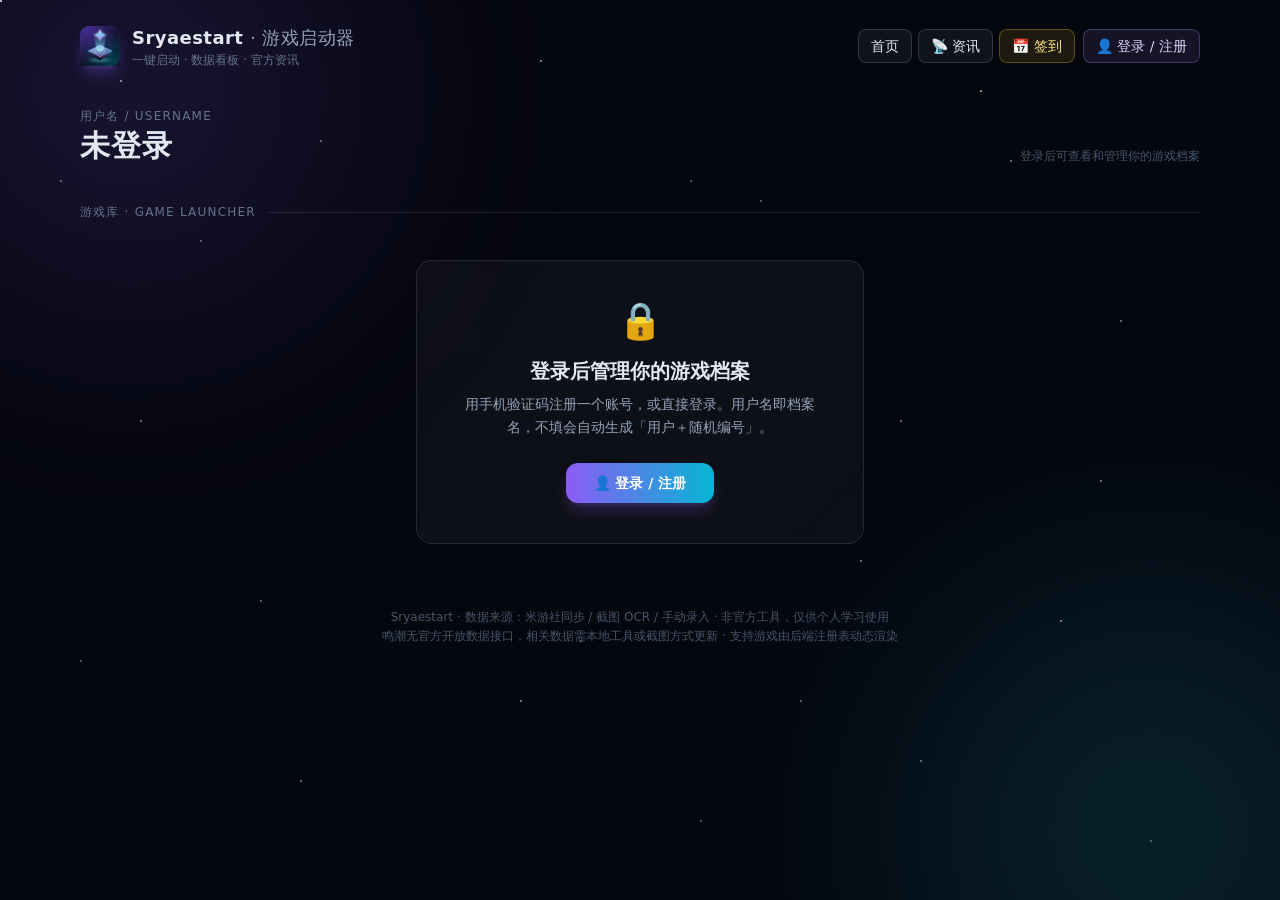
<file: board/index.html>
<!doctype html>
<html lang="zh-CN">
<head>
  <meta charset="utf-8" />
  <meta name="viewport" content="width=device-width, initial-scale=1" />
  <title>Sryaestart · 游戏启动器</title>
  <link rel="icon" type="image/png" href="assets/favicon.png" />
  <meta name="theme-color" content="#0b1020" />
  <link rel="apple-touch-icon" href="assets/icon-192.png" />
  <link rel="stylesheet" href="assets/mnav.css" />
  <link rel="stylesheet" href="assets/tailwind.min.css" />
  <style>
    body { background: #05070f; }
    .stars::before, .stars::after {
      content: ""; position: fixed; width: 2px; height: 2px; border-radius: 50%;
      background: rgba(255, 255, 255, .7); z-index: -3;
    }
    .stars::before {
      box-shadow: 120px 80px 0 rgba(255,255,255,.7), 320px 140px 0 rgba(255,255,255,.5), 540px 60px 0 rgba(255,255,255,.6), 760px 200px 0 rgba(255,255,255,.4), 980px 90px 0 rgba(255,255,255,.7), 1120px 320px 0 rgba(255,255,255,.5), 140px 420px 0 rgba(255,255,255,.5), 430px 520px 0 rgba(255,255,255,.6), 640px 400px 0 rgba(255,255,255,.4), 860px 560px 0 rgba(255,255,255,.5), 1060px 620px 0 rgba(255,255,255,.6), 80px 660px 0 rgba(255,255,255,.4), 300px 780px 0 rgba(255,255,255,.5), 520px 700px 0 rgba(255,255,255,.6), 700px 820px 0 rgba(255,255,255,.4), 920px 760px 0 rgba(255,255,255,.5), 1150px 840px 0 rgba(255,255,255,.4);
    }
    .stars::after {
      box-shadow: 200px 240px 0 rgba(255,255,255,.45), 470px 340px 0 rgba(255,255,255,.5), 690px 180px 0 rgba(255,255,255,.45), 900px 420px 0 rgba(255,255,255,.5), 60px 180px 0 rgba(255,255,255,.5), 1010px 160px 0 rgba(255,255,255,.5), 260px 600px 0 rgba(255,255,255,.45), 580px 640px 0 rgba(255,255,255,.5), 800px 700px 0 rgba(255,255,255,.45), 1100px 480px 0 rgba(255,255,255,.5);
    }
    .orb { position: fixed; border-radius: 50%; filter: blur(130px); z-index: -2; pointer-events: none; }
    .orb-hsr { width: 460px; height: 460px; top: -140px; left: -100px; background: #8b5cf6; opacity: .16; }
    .orb-wuwa { width: 500px; height: 500px; bottom: -180px; right: -120px; background: #22d3ee; opacity: .13; }
    .field { width: 100%; border-radius: .6rem; border: 1px solid rgba(255,255,255,.12); background: rgba(255,255,255,.05); padding: .5rem .75rem; font-size: .875rem; color: #e2e8f0; }
    .field:focus { border-color: rgba(139, 92, 246, .7); outline: none; }

    /* ===================== 看板卡片系统（UI 改版） ===================== */
    @property --beam { syntax: "<angle>"; inherits: false; initial-value: 0deg; }

    .games-grid { display: grid; gap: 16px; grid-template-columns: minmax(0, 1fr); margin-top: 18px; }
    .games-grid > div { display: flex; min-width: 0; }
    .games-grid .gcard { flex: 1 1 auto; }
    @media (min-width: 768px) { .games-grid { grid-template-columns: repeat(2, minmax(0, 1fr)); gap: 20px; } }
    @media (min-width: 1280px) { .games-grid { grid-template-columns: repeat(3, minmax(0, 1fr)); } }

    .gcard {
      --a: #a78bfa; --b: #67e8f9; --a-soft: #a78bfa55; --a-tint: #a78bfa1f;
      position: relative; isolation: isolate; overflow: hidden;
      display: flex; flex-direction: column; gap: 14px;
      padding: 18px; border-radius: 18px;
      border: 1px solid rgba(255, 255, 255, .09);
      background:
        radial-gradient(130% 100% at 0% 0%, rgba(255, 255, 255, .05), transparent 55%),
        linear-gradient(180deg, rgba(23, 28, 46, .95), rgba(11, 15, 26, .97));
      box-shadow: 0 18px 42px -30px #000, inset 0 1px 0 rgba(255, 255, 255, .05);
      transition: transform .3s cubic-bezier(.22, 1, .36, 1), box-shadow .3s, border-color .3s;
    }
    /* 01 边缘流光 Border Beam */
    .gcard::before {
      content: ""; position: absolute; inset: 0; z-index: 2; pointer-events: none;
      border-radius: inherit; padding: 1px;
      background: conic-gradient(from var(--beam), transparent 0deg, transparent 195deg, var(--a) 305deg, var(--b) 342deg, transparent 360deg);
      -webkit-mask: linear-gradient(#000 0 0) content-box, linear-gradient(#000 0 0);
      -webkit-mask-composite: xor;
      mask: linear-gradient(#000 0 0) content-box, linear-gradient(#000 0 0);
      mask-composite: exclude;
      opacity: .55; animation: beamSpin 9s linear infinite;
    }
    @keyframes beamSpin { to { --beam: 360deg; } }
    @media (prefers-reduced-motion: reduce) { .gcard::before { animation: none; opacity: .28; } }

    .gcard-head { display: flex; align-items: flex-start; gap: 12px; }
    .gcard-icon {
      flex: none; width: 44px; height: 44px; display: grid; place-items: center;
      font-size: 22px; line-height: 1; border-radius: 13px;
      background: var(--a-tint); border: 1px solid var(--a-soft);
      box-shadow: inset 0 1px 0 rgba(255, 255, 255, .12);
    }
    .gcard-titlebox { min-width: 0; flex: 1 1 auto; }
    .gcard-title {
      display: flex; align-items: center; gap: 8px; flex-wrap: wrap;
      font-size: 19px; font-weight: 800; line-height: 1.25; letter-spacing: .01em;
      color: #f5f8ff; overflow-wrap: anywhere;
    }
    .gcard-badge {
      font-size: 10px; font-weight: 500; padding: 2px 7px; border-radius: 999px;
      color: var(--a); background: var(--a-tint); border: 1px solid var(--a-soft);
    }
    .gcard-sub {
      margin-top: 4px; font-size: 11.5px; color: #8b94ad;
      white-space: nowrap; overflow: hidden; text-overflow: ellipsis;
    }

    .gcard-actions { display: flex; align-items: center; flex-wrap: wrap; gap: 8px; }
    .gbtn {
      display: inline-flex; align-items: center; gap: 5px; white-space: nowrap;
      border-radius: 9px; padding: 6px 10px; font-size: 11.5px; line-height: 1; cursor: pointer;
      border: 1px solid rgba(255, 255, 255, .13); background: rgba(255, 255, 255, .045); color: #cbd5e1;
      transition: background .2s, border-color .2s, color .2s, transform .12s;
    }
    .gbtn:hover { background: rgba(255, 255, 255, .1); border-color: rgba(255, 255, 255, .24); color: #fff; }
    .gbtn:active { transform: translateY(1px); }
    .gbtn-icon { padding: 6px 9px; }
    .gbtn-accent { color: var(--a); border-color: var(--a-soft); background: var(--a-tint); }
    .gbtn-accent:hover { color: #fff; border-color: var(--a); background: var(--a-soft); }
    .gbtn-danger { color: #fca5a5; border-color: rgba(248, 113, 113, .32); background: rgba(248, 113, 113, .1); }
    .gbtn-danger:hover { color: #fff; background: rgba(248, 113, 113, .28); border-color: rgba(248, 113, 113, .6); }
    .gbtn-primary {
      flex: none; border: 0; padding: 9px 14px; font-size: 12px; font-weight: 700; color: #0a0f1c;
      background: linear-gradient(135deg, var(--a), var(--b));
      box-shadow: 0 10px 22px -12px var(--a);
    }
    .gbtn-primary:hover { filter: brightness(1.08); color: #0a0f1c; }
    .glock { font-size: 11px; color: #7a849e; white-space: nowrap; }

    .gstats { display: grid; grid-template-columns: 1fr 1fr; gap: 10px; }
    .gstat {
      padding: 12px 10px; border-radius: 13px; text-align: center;
      background: rgba(255, 255, 255, .035); border: 1px solid rgba(255, 255, 255, .06);
    }
    .gstat b {
      display: block; font-size: 19px; font-weight: 800; color: #eef2ff;
      letter-spacing: .01em; font-variant-numeric: tabular-nums;
    }
    .gstat span { display: block; margin-top: 3px; font-size: 11px; color: #7f8aa3; }

    .gchart {
      padding: 12px 12px 10px; border-radius: 13px;
      background: rgba(255, 255, 255, .025); border: 1px solid rgba(255, 255, 255, .055);
    }
    .gchart-label { font-size: 10.5px; color: #6f7c96; margin-bottom: 8px; letter-spacing: .02em; }
    .gchart-bars { display: flex; align-items: flex-end; gap: 4px; height: 46px; }
    .gchart-empty { font-size: 11px; color: #55607a; }

    .gsection { display: flex; flex-direction: column; gap: 10px; }
    .gsection-head { display: flex; align-items: center; justify-content: space-between; gap: 10px; flex-wrap: wrap; }
    .gcount { font-size: 12px; color: #9aa4bd; }
    .ggallery { display: grid; grid-template-columns: repeat(3, minmax(0, 1fr)); gap: 8px; }
    @media (min-width: 640px) { .ggallery { grid-template-columns: repeat(4, minmax(0, 1fr)); } }
    .ggallery > p { grid-column: 1 / -1; }
    .ggallery-empty-box {
      grid-column: 1 / -1; padding: 16px 10px; text-align: center;
      border: 1px dashed rgba(255, 255, 255, .12); border-radius: 12px;
    }
    .ggallery-empty { margin-top: 6px; font-size: 11.5px; color: #6f7c96; }

    .gcard-foot {
      margin-top: auto; padding-top: 10px; border-top: 1px solid rgba(255, 255, 255, .06);
      font-size: 10.5px; color: #6b748c; line-height: 1.6;
    }

    /* 14 错峰入场 + 15 悬停上浮 */
    @media (prefers-reduced-motion: no-preference) {
      .gcard { animation: cardIn .5s cubic-bezier(.22, 1, .36, 1) backwards; animation-delay: calc(var(--i, 0) * 70ms); }
    }
    @keyframes cardIn { from { opacity: 0; transform: translateY(14px) scale(.985); } to { opacity: 1; transform: none; } }
    @media (hover: hover) and (pointer: fine) {
      .gcard:hover {
        transform: translateY(-3px);
        border-color: rgba(255, 255, 255, .16);
        box-shadow: 0 28px 48px -28px #000, inset 0 1px 0 rgba(255, 255, 255, .08);
      }
      .gcard:hover::before { opacity: .95; }
    }

    /* 窄屏：顶部按钮不竖排断字 */
    header button, header a { white-space: nowrap; }
    header [id="admin-actions"] { flex-wrap: wrap; row-gap: 8px; }
    @media (max-width: 640px) {
      header [id="admin-actions"] { flex: 1 1 100%; }
      .gcard { padding: 16px; gap: 12px; }
      .gcard-title { font-size: 18px; }
      .gbtn-primary { padding: 8px 12px; }
    }
  </style>
</head>
<body data-mnav="dashboard" class="min-h-screen text-slate-200 font-sans antialiased">
  <script defer src="assets/mnav.js?v=4"></script>
  <div class="stars"></div>
  <div class="orb orb-hsr"></div>
  <div class="orb orb-wuwa"></div>

  <header class="max-w-6xl mx-auto px-3 sm:px-4 pt-4 sm:pt-6 pb-2 flex items-center justify-between gap-3 flex-wrap">
    <div class="flex items-center gap-3">
      <img src="assets/icon-96.webp" onerror="this.src='assets/icon-192.png'" alt="Sryaestart" class="h-10 w-10 shadow-lg shadow-violet-500/30" />
      <div>
        <h1 class="text-lg font-bold tracking-wide">Sryaestart <span class="text-slate-400 font-medium">· 游戏启动器</span></h1>
        <p class="text-xs text-slate-500">一键启动 · 数据看板 · 官方资讯</p>
      </div>
    </div>
    <div class="flex items-center gap-2 flex-wrap justify-end">
      <nav class="flex items-center gap-1.5">
        <a href="home.html" class="rounded-lg border border-white/15 bg-white/5 px-2.5 sm:px-3 py-1.5 text-xs sm:text-sm hover:bg-white/10 transition">首页</a>
        <a href="news.html" class="rounded-lg border border-white/15 bg-white/5 px-2.5 sm:px-3 py-1.5 text-xs sm:text-sm hover:bg-white/10 transition">📡 资讯</a>
        <a href="checkin.html" class="rounded-lg border border-amber-400/30 bg-amber-400/10 px-2.5 sm:px-3 py-1.5 text-xs sm:text-sm text-amber-200 hover:bg-amber-400/20 transition">📅 签到</a>
      </nav>
      <div id="auth-area" class="flex items-center gap-2">
        <button id="btn-login" class="rounded-lg border border-violet-400/30 bg-violet-400/10 px-2.5 sm:px-3 py-1.5 text-xs sm:text-sm text-violet-200 hover:bg-violet-400/20 transition">👤 登录 / 注册</button>
        <div id="auth-userbox" class="hidden items-center gap-2">
          <span class="rounded-lg border border-white/10 bg-white/5 px-2.5 sm:px-3 py-1.5 text-xs sm:text-sm text-slate-200"><span id="auth-user">…</span></span>
          <button id="btn-logout" class="rounded-lg border border-white/15 bg-white/5 px-2.5 sm:px-3 py-1.5 text-xs sm:text-sm text-slate-400 hover:bg-white/10 hover:text-white transition">退出</button>
        </div>
      </div>
      <div id="admin-actions" class="hidden items-center gap-2">
        <button id="btn-refresh" class="rounded-lg border border-cyan-400/30 bg-cyan-400/10 px-2.5 sm:px-3 py-1.5 text-xs sm:text-sm text-cyan-200 hover:bg-cyan-400/20 transition" title="重新拉取最新数据">🔄 刷新</button>
        <button id="btn-force-refresh" class="rounded-lg border border-white/15 bg-white/5 px-2.5 sm:px-3 py-1.5 text-xs sm:text-sm hover:bg-white/10 transition" title="绕过浏览器缓存强制重载页面">🧹 强制刷新</button>
        <button id="btn-add-game" class="rounded-lg border border-emerald-400/30 bg-emerald-400/10 px-2.5 sm:px-3 py-1.5 text-xs sm:text-sm text-emerald-200 hover:bg-emerald-400/20 transition">➕ 接入游戏</button>
        <button id="btn-bg" class="rounded-lg border border-white/15 bg-white/5 px-2.5 sm:px-3 py-1.5 text-xs sm:text-sm hover:bg-white/10 transition">🖼 背景</button>
        <button id="btn-shutdown" class="hidden rounded-lg border border-red-400/30 bg-red-400/10 px-2.5 sm:px-3 py-1.5 text-xs sm:text-sm text-red-200 hover:bg-red-400/20 transition" title="远程关闭这台电脑">⏻ 远程关机</button>
        <button id="btn-share" class="rounded-lg border border-white/15 bg-white/5 px-2.5 sm:px-3 py-1.5 text-xs sm:text-sm hover:bg-white/10 transition">🔗 分享主页</button>
        <button id="btn-update" class="rounded-lg bg-gradient-to-r from-violet-500 to-cyan-500 px-3 sm:px-4 py-1.5 text-xs sm:text-sm font-semibold text-white shadow-lg shadow-violet-500/25 hover:opacity-90 transition">⬆ 更新数据</button>
      </div>
    </div>
  </header>

  <main class="max-w-6xl mx-auto px-3 sm:px-4 pb-12 sm:pb-16">
    <section id="share-banner" class="hidden mt-6 rounded-xl border border-cyan-400/30 bg-cyan-400/10 px-4 py-3 text-sm text-cyan-100">
      这是 <b id="share-owner">…</b> 的公开游戏档案 · 由 <b>Sryaestart</b> 驱动
    </section>

    <section class="mt-8 flex items-end justify-between flex-wrap gap-2">
      <div>
        <p class="text-xs text-slate-500 tracking-widest">用户名 / USERNAME</p>
        <h2 id="player-name" class="text-2xl sm:text-3xl font-black tracking-wide mt-1">加载中…</h2>
      </div>
      <div class="text-right">
        <p id="share-hint" class="hidden text-xs text-slate-500 mb-1"></p>
        <p id="updated-at" class="text-xs text-slate-600"></p>
      </div>
    </section>

    <div class="mt-10 flex items-center gap-3">
      <p class="text-xs tracking-widest text-slate-500">游戏库 · GAME LAUNCHER</p>
      <div class="h-px flex-1 bg-white/10"></div>
    </div>

    <section id="games-grid" class="mt-4 grid gap-6 md:grid-cols-2"></section>

    <section id="locked-view" class="hidden mt-6">
      <div class="max-w-md mx-4 sm:mx-auto rounded-2xl border border-white/10 bg-white/[0.04] backdrop-blur p-6 sm:p-10 text-center">
        <p class="text-4xl">🔒</p>
        <h3 class="mt-4 text-xl font-bold">登录后管理你的游戏档案</h3>
        <p class="mt-2 text-sm text-slate-400 leading-relaxed">用手机验证码注册一个账号，或直接登录。用户名即档案名，不填会自动生成「用户＋随机编号」。</p>
        <button id="btn-login-locked" class="mt-6 rounded-xl bg-gradient-to-r from-violet-500 to-cyan-500 px-7 py-2.5 text-sm font-semibold text-white shadow-lg shadow-violet-500/25 hover:opacity-90 transition">👤 登录 / 注册</button>
      </div>
    </section>

    <footer class="mt-16 text-center text-xs text-slate-600 leading-relaxed">
      Sryaestart · 数据来源：米游社同步 / 截图 OCR / 手动录入 · 非官方工具，仅供个人学习使用<br/>
      鸣潮无官方开放数据接口，相关数据需本地工具或截图方式更新 · 支持游戏由后端注册表动态渲染
    </footer>
  </main>

  <div id="modal" class="fixed inset-0 z-50 hidden">
    <div class="absolute inset-0 bg-black/70 backdrop-blur-sm" data-close></div>
    <div class="relative max-w-2xl mx-3 sm:mx-auto mt-[2vh] sm:mt-[5vh] max-h-[92vh] sm:max-h-[90vh] overflow-y-auto rounded-2xl border border-white/10 bg-[#0b0f1d] p-4 sm:p-6 shadow-2xl">
      <div class="flex items-center justify-between mb-4">
        <h3 class="text-lg font-bold">更新游戏数据</h3>
        <button data-close class="h-8 w-8 rounded-lg border border-white/10 text-slate-400 hover:text-white hover:bg-white/10 transition">✕</button>
      </div>

      <div id="game-tabs" class="grid grid-cols-2 gap-2 mb-5"></div>

      <div id="dropzone" class="rounded-2xl border-2 border-dashed border-white/15 bg-white/[0.03] p-5 sm:p-8 text-center cursor-pointer hover:border-violet-400/60 hover:bg-white/[0.06] transition">
        <p class="text-2xl mb-1">🖼️</p>
        <p class="text-sm font-semibold">点击或拖拽截图到此处，自动 OCR 识别</p>
        <p class="text-xs text-slate-500 mt-1">支持 PNG / JPG / WebP，不超过 10MB</p>
        <input id="file-input" type="file" accept="image/png,image/jpeg,image/webp" class="hidden" />
      </div>

      <div id="ocr-status" class="hidden mt-3 rounded-xl border border-white/10 bg-white/5 px-4 py-3 text-sm"></div>
      <details id="ocr-raw" class="hidden mt-2 rounded-xl border border-white/10 bg-white/5 px-4 py-2 text-xs text-slate-400">
        <summary class="cursor-pointer py-1">查看 OCR 原始识别文本</summary>
        <pre id="ocr-raw-text" class="whitespace-pre-wrap py-2"></pre>
      </details>

      <form id="editor" class="mt-5 space-y-4">
        <div class="grid grid-cols-1 sm:grid-cols-2 gap-3">
          <label class="text-xs text-slate-400">UID<input id="f-uid" class="field mt-1" placeholder="游戏 UID" /></label>
          <label class="text-xs text-slate-400">昵称<input id="f-nickname" class="field mt-1" placeholder="游戏内昵称" /></label>
          <label class="text-xs text-slate-400"><span id="lbl-level">等级</span><input id="f-level" type="number" min="0" class="field mt-1" /></label>
          <label class="text-xs text-slate-400">活跃天数<input id="f-days" type="number" min="0" class="field mt-1" /></label>
          <label class="text-xs text-slate-400">成就数<input id="f-ach" type="number" min="0" class="field mt-1" /></label>
          <div class="grid grid-cols-2 gap-2">
            <label class="text-xs text-slate-400"><span id="lbl-stamina">体力当前</span><input id="f-stamina" type="number" min="0" class="field mt-1" /></label>
            <label class="text-xs text-slate-400"><span id="lbl-stamina-max">体力上限</span><input id="f-stamina-max" type="number" min="1" value="240" class="field mt-1" /></label>
          </div>
        </div>

        <div>
          <label class="text-xs text-slate-400">资源（JSON 对象，选填）</label>
          <textarea id="f-resources" rows="2" class="field mt-1 font-mono text-xs" placeholder='{"jades": 12345, "credits": 67890}'></textarea>
        </div>

        <div>
          <div class="flex items-center justify-between mb-2">
            <span class="text-xs text-slate-400">角色列表（选填）</span>
            <button type="button" id="btn-add-char" class="rounded-lg border border-white/15 bg-white/5 px-2.5 py-1 text-xs hover:bg-white/10 transition">＋ 添加角色</button>
          </div>
          <div id="char-list" class="space-y-2"></div>
        </div>

        <p class="rounded-xl border border-amber-400/25 bg-amber-400/10 px-3 py-2 text-xs text-amber-200">
          ⚠ OCR 识别可能出错（字体、背景、模糊都会影响数字）。请核对后再保存。
        </p>

        <div class="flex gap-2 justify-end">
          <button type="button" data-close class="rounded-xl border border-white/15 px-5 py-2 text-sm hover:bg-white/10 transition">取消</button>
          <button type="submit" class="rounded-xl bg-gradient-to-r from-violet-500 to-cyan-500 px-5 py-2 text-sm font-semibold text-white shadow-lg shadow-violet-500/25 hover:opacity-90 transition">保存数据</button>
        </div>
      </form>
    </div>
  </div>

  <div id="bg-modal" class="fixed inset-0 z-50 hidden">
    <div class="absolute inset-0 bg-black/70 backdrop-blur-sm" data-bg-close></div>
    <div class="relative max-w-md mx-3 sm:mx-auto mt-[8vh] sm:mt-[20vh] rounded-2xl border border-white/10 bg-[#0b0f1d] p-4 sm:p-6 shadow-2xl">
      <div class="flex items-center justify-between mb-4">
        <h3 class="text-lg font-bold">设置网页背景</h3>
        <button data-bg-close class="h-8 w-8 rounded-lg border border-white/10 text-slate-400 hover:text-white hover:bg-white/10 transition">✕</button>
      </div>
      <div id="bg-dropzone" class="rounded-2xl border-2 border-dashed border-white/15 bg-white/[0.03] p-6 text-center cursor-pointer hover:border-violet-400/60 hover:bg-white/[0.06] transition">
        <p class="text-2xl mb-1">🖼️</p>
        <p class="text-sm font-semibold">点击或拖拽图片，设为网页背景</p>
        <p class="text-xs text-slate-500 mt-1">PNG / JPG / WebP，不超过 15MB</p>
        <input id="bg-input" type="file" accept="image/png,image/jpeg,image/webp" class="hidden" />
      </div>
      <p id="bg-status" class="hidden mt-3 rounded-xl border border-white/10 bg-white/5 px-4 py-3 text-sm"></p>
      <div class="mt-4 flex gap-2 justify-end">
        <button id="btn-bg-reset" class="rounded-xl border border-red-400/30 bg-red-400/10 px-4 py-2 text-sm text-red-200 hover:bg-red-400/20 transition">恢复默认背景</button>
        <button data-bg-close class="rounded-xl border border-white/15 px-5 py-2 text-sm hover:bg-white/10 transition">关闭</button>
      </div>
    </div>
  </div>


  <div id="shutdown-modal" class="fixed inset-0 z-50 hidden">
    <div class="absolute inset-0 bg-black/70 backdrop-blur-sm" data-shutdown-close></div>
    <div class="relative max-w-md mx-3 sm:mx-auto mt-[8vh] sm:mt-[20vh] rounded-2xl border border-white/10 bg-[#0b0f1d] p-4 sm:p-6 shadow-2xl">
      <div class="flex items-center justify-between mb-4">
        <h3 class="text-lg font-bold">⏻ 远程关机</h3>
        <button data-shutdown-close class="h-8 w-8 rounded-lg border border-white/10 text-slate-400 hover:text-white hover:bg-white/10 transition">✕</button>
      </div>
      <p class="text-xs text-slate-400 leading-relaxed mb-4">关机后这台电脑会下线，网站将暂时无法访问，需在电脑前重新开机。倒计时期间可随时取消。</p>
      <label class="text-xs text-slate-400">关机倒计时
        <select id="shutdown-delay" class="field mt-1">
          <option value="30">30 秒</option>
          <option value="60" selected>1 分钟</option>
          <option value="300">5 分钟</option>
          <option value="600">10 分钟</option>
          <option value="1800">30 分钟</option>
          <option value="3600">1 小时</option>
        </select>
      </label>
      <p id="shutdown-status" class="hidden mt-3 rounded-xl border border-white/10 bg-white/5 px-4 py-3 text-sm"></p>
      <div class="mt-4 flex gap-2 justify-end">
        <button id="btn-shutdown-cancel" class="hidden rounded-xl border border-amber-400/30 bg-amber-400/10 px-4 py-2 text-sm text-amber-200 hover:bg-amber-400/20 transition">中止关机</button>
        <button data-shutdown-close class="rounded-xl border border-white/15 px-5 py-2 text-sm hover:bg-white/10 transition">关闭</button>
        <button id="btn-shutdown-confirm" class="rounded-xl bg-gradient-to-r from-red-500 to-rose-500 px-5 py-2 text-sm font-semibold text-white shadow-lg shadow-red-500/25 hover:opacity-90 transition">开始关机</button>
      </div>
    </div>
  </div>
  <div id="add-game-modal" class="fixed inset-0 z-50 hidden">
    <div class="absolute inset-0 bg-black/70 backdrop-blur-sm" data-add-game-close></div>
    <div class="relative max-w-lg mx-3 sm:mx-auto mt-[2vh] sm:mt-[6vh] max-h-[92vh] sm:max-h-[90vh] overflow-y-auto rounded-2xl border border-white/10 bg-[#0b0f1d] p-4 sm:p-6 shadow-2xl">
      <div class="flex items-center justify-between mb-4">
        <h3 class="text-lg font-bold">➕ 接入新游戏</h3>
        <button data-add-game-close class="h-8 w-8 rounded-lg border border-white/10 text-slate-400 hover:text-white hover:bg-white/10 transition">✕</button>
      </div>
      <p class="text-xs text-slate-400 leading-relaxed mb-5">接入后看板会立刻出现一张空卡片，支持手动录入与截图 OCR；体力回满倒计时、历史曲线、分享页全部自动生效。</p>
      <form id="add-game-form" class="space-y-4">
        <div class="grid grid-cols-1 sm:grid-cols-2 gap-3">
          <label class="text-xs text-slate-400">游戏名称 *<input id="ag-label" class="field mt-1" placeholder="如：原神" required /></label>
          <label class="text-xs text-slate-400">英文标识 *<input id="ag-key" class="field mt-1 font-mono" placeholder="如：genshin" pattern="[a-zA-Z][a-zA-Z0-9_]{0,15}" required /></label>
          <label class="text-xs text-slate-400">图标 Emoji<input id="ag-emoji" class="field mt-1" placeholder="🎮" /></label>
          <label class="text-xs text-slate-400">一句话介绍<input id="ag-tagline" class="field mt-1" placeholder="选填" /></label>
          <label class="text-xs text-slate-400">体力名称<input id="ag-stamina" class="field mt-1" placeholder="如：原粹树脂" /></label>
          <div class="grid grid-cols-2 gap-2">
            <label class="text-xs text-slate-400">每点恢复分钟<input id="ag-minutes" type="number" min="1" max="120" value="6" class="field mt-1" /></label>
            <label class="text-xs text-slate-400">体力上限<input id="ag-cap" type="number" min="1" value="240" class="field mt-1" /></label>
          </div>
          <label class="text-xs text-slate-400">Steam AppID（选填，填了可一键启动）<input id="ag-steam-appid" class="field mt-1 font-mono" placeholder="如：730（CS2）/ 570（Dota2）" inputmode="numeric" /></label>
          <label class="text-xs text-slate-400">主题色 A<input id="ag-color-a" type="color" class="field mt-1 h-10 p-1" value="#a78bfa" /></label>
          <label class="text-xs text-slate-400">主题色 B<input id="ag-color-b" type="color" class="field mt-1 h-10 p-1" value="#67e8f9" /></label>
        </div>
        <div>
          <label class="text-xs text-slate-400">资源标签（JSON，选填）</label>
          <textarea id="ag-resources" rows="2" class="field mt-1 font-mono text-xs" placeholder='{"primogems": "原石", "mora": "摩拉"}'></textarea>
        </div>
        <p class="text-[11px] text-slate-500">· 标识只用小写字母/数字/下划线，保存后不可改（历史数据按它归档）<br/>· 自定义游戏没有自动同步与官方资讯源，数据请用手动录入或截图 OCR<br/>· 填了 Steam AppID 的卡片会变成 Steam 启动卡，点「🚀 启动游戏」即可拉起对应游戏（需本机已装 Steam）</p>
        <div class="flex gap-2 justify-end">
          <button type="button" data-add-game-close class="rounded-xl border border-white/15 px-5 py-2 text-sm hover:bg-white/10 transition">取消</button>
          <button type="submit" class="rounded-xl bg-gradient-to-r from-emerald-500 to-cyan-500 px-5 py-2 text-sm font-semibold text-white shadow-lg shadow-emerald-500/25 hover:opacity-90 transition">接入游戏</button>
        </div>
      </form>
    </div>
  </div>

  <div id="auth-modal" class="fixed inset-0 z-50 hidden">
    <div class="absolute inset-0 bg-black/70 backdrop-blur-sm" data-auth-close></div>
    <div class="relative max-w-md mx-3 sm:mx-auto mt-[4vh] sm:mt-[10vh] max-h-[92vh] overflow-y-auto rounded-2xl border border-white/10 bg-[#0b0f1d] p-4 sm:p-6 shadow-2xl">
      <div class="flex items-center justify-between mb-5">
        <h3 class="text-lg font-bold">👤 账号</h3>
        <button data-auth-close class="h-8 w-8 rounded-lg border border-white/10 text-slate-400 hover:text-white hover:bg-white/10 transition">✕</button>
      </div>

      <div class="grid grid-cols-2 gap-2 mb-5 rounded-xl border border-white/10 bg-white/5 p-1">
        <button id="auth-tab-login" class="auth-tab rounded-lg py-2 text-sm font-semibold transition">登录</button>
        <button id="auth-tab-register" class="auth-tab rounded-lg py-2 text-sm font-semibold transition">手机注册</button>
      </div>

      <form id="login-form" class="space-y-3">
        <label class="text-xs text-slate-400">用户名 / 手机号<input id="li-account" class="field mt-1" placeholder="用户名或注册手机号" autocomplete="username" autocapitalize="off" autocorrect="off" spellcheck="false" required /></label>
        <label class="text-xs text-slate-400">密码<input id="li-password" type="password" class="field mt-1" placeholder="登录密码" autocomplete="current-password" autocapitalize="off" spellcheck="false" required /></label>
        <p id="login-error" class="hidden rounded-xl border border-red-400/30 bg-red-400/10 px-3 py-2 text-xs text-red-200"></p>
        <button type="submit" class="w-full rounded-xl bg-gradient-to-r from-violet-500 to-cyan-500 py-2.5 text-sm font-semibold text-white shadow-lg shadow-violet-500/25 hover:opacity-90 transition disabled:opacity-60 disabled:cursor-not-allowed">登 录</button>
      </form>

      <form id="register-form" class="hidden space-y-3">
        <label class="text-xs text-slate-400">手机号<input id="re-phone" class="field mt-1" inputmode="numeric" placeholder="11 位手机号" maxlength="11" required /></label>
        <div>
          <label class="text-xs text-slate-400">短信验证码</label>
          <div class="mt-1 flex gap-2">
            <input id="re-code" class="field" inputmode="numeric" autocomplete="one-time-code" placeholder="6 位验证码" maxlength="6" required />
            <button type="button" id="btn-send-code" class="shrink-0 rounded-lg border border-cyan-400/30 bg-cyan-400/10 px-3 text-sm text-cyan-200 hover:bg-cyan-400/20 transition disabled:opacity-50">发送验证码</button>
          </div>
        </div>
        <p id="code-hint" class="hidden rounded-xl border border-emerald-400/30 bg-emerald-400/10 px-3 py-2 text-xs text-emerald-200"></p>
        <label class="text-xs text-slate-400">用户名<input id="re-username" class="field mt-1" placeholder="选填，默认自动生成「用户＋随机编号」" maxlength="24" /></label>
        <label class="text-xs text-slate-400">密码<input id="re-password" type="password" class="field mt-1" placeholder="至少 6 位" minlength="6" required /></label>
        <p class="text-[11px] leading-relaxed text-slate-500">手机号已注册过？验证码通过后会直接重置密码并登录。</p>
        <p id="register-error" class="hidden rounded-xl border border-red-400/30 bg-red-400/10 px-3 py-2 text-xs text-red-200"></p>
        <button type="submit" class="w-full rounded-xl bg-gradient-to-r from-emerald-500 to-cyan-500 py-2.5 text-sm font-semibold text-white shadow-lg shadow-emerald-500/25 hover:opacity-90 transition disabled:opacity-60 disabled:cursor-not-allowed">注册并登录</button>
      </form>

      <p class="mt-4 text-[11px] text-slate-600 leading-relaxed">· 注册即生成你的专属分享链接，用户名即档案名<br/>· 开发模式短信：验证码会直接显示在下方提示里（部署公网请接入真实短信服务）</p>
    </div>
  </div>

  <div id="bind-modal" class="fixed inset-0 z-50 hidden">
    <div class="absolute inset-0 bg-black/70 backdrop-blur-sm" data-bind-close></div>
    <div class="relative max-w-lg mx-3 sm:mx-auto mt-[2vh] sm:mt-[6vh] max-h-[92vh] sm:max-h-[90vh] overflow-y-auto rounded-2xl border border-white/10 bg-[#0b0f1d] p-4 sm:p-6 shadow-2xl">
      <div class="flex items-center justify-between mb-4">
        <h3 class="text-lg font-bold">🔗 官方接入</h3>
        <button data-bind-close class="h-8 w-8 rounded-lg border border-white/10 text-slate-400 hover:text-white hover:bg-white/10 transition">✕</button>
      </div>
      <div id="bind-game-tabs" class="grid grid-cols-2 gap-2 mb-5"></div>

      <div class="rounded-xl border border-white/10 bg-white/[0.04] p-4 space-y-3">
        <label class="text-xs text-slate-400">游戏 UID<input id="bind-uid" class="field mt-1 font-mono" placeholder="输入对应游戏 UID，如 100000001" /></label>
        <p id="bind-uid-note" class="text-[11px] text-slate-500 leading-relaxed"></p>
        <button id="btn-bind-sync" class="w-full rounded-xl bg-gradient-to-r from-violet-500 to-cyan-500 py-2.5 text-sm font-semibold text-white shadow-lg shadow-violet-500/25 hover:opacity-90 transition disabled:opacity-50">🔄 自动同步（米游社战绩）</button>
      </div>

      <div id="bind-cookie-box" class="hidden mt-4 rounded-xl border border-amber-400/25 bg-amber-400/10 p-4">
        <p class="text-xs font-semibold text-amber-200">米游社 Cookie（自动同步的钥匙）</p>
        <p class="text-[11px] text-amber-100/70 leading-relaxed mt-1">在米游社网页版登录后，F12 抓取任意 api-takumi-record 请求，复制请求头里的完整 Cookie 粘贴到这里。只保存在本机数据库。</p>
        <textarea id="bind-cookie" rows="2" class="field mt-2 font-mono text-[11px]" placeholder="ltoken=xxx; ltuid=xxx; cookie_token=xxx…"></textarea>
        <div class="mt-2 flex items-center gap-2 justify-between">
          <span id="bind-cookie-status" class="text-[11px] text-slate-400"></span>
          <button id="btn-save-cookie" class="rounded-lg border border-amber-300/30 bg-amber-300/10 px-3 py-1.5 text-xs text-amber-100 hover:bg-amber-300/20 transition">保存 Cookie</button>
        </div>
      </div>

      <div id="bind-auto-box" class="hidden mt-4 rounded-xl border border-emerald-400/25 bg-emerald-400/10 p-4">
        <p class="text-xs font-semibold text-emerald-200">🔑 账号密码自动接入（免手动抓 Cookie）</p>
        <p class="text-[11px] text-emerald-100/70 leading-relaxed mt-1">填写上方 UID 与米游社账号密码后，点击下方按钮即可自动完成：自动填表 → 自动提交 → 自动抓取 Cookie → 自动同步战绩。若出现人机验证，请在弹出的窗口中手动完成一次（滑块/拼图）；若要求短信验证，只需输入手机收到的 6 位验证码。其余步骤全自动。密码仅用于本次登录，不会保存。</p>
        <div class="mt-2 grid grid-cols-1 sm:grid-cols-2 gap-2">
          <input id="auto-account" class="field" placeholder="米游社账号（手机/邮箱）" />
          <input id="auto-password" type="password" class="field" placeholder="米游社密码（可选）" />
        </div>
        <button id="btn-auto-login" class="mt-2 w-full rounded-xl bg-gradient-to-r from-emerald-500 to-cyan-500 py-2.5 text-sm font-semibold text-white shadow-lg shadow-emerald-500/25 hover:opacity-90 transition disabled:opacity-50">🔑 自动登录并接入</button>
      </div>

      <div class="mt-4 rounded-xl border border-white/10 bg-white/[0.04] p-4">
        <p class="text-xs font-semibold text-slate-300">📦 本地导出 JSON 导入</p>
        <p class="text-[11px] text-slate-500 leading-relaxed mt-1">鸣潮等没有官方接口的游戏：用本地辅助工具导出 JSON（<code class="text-cyan-300">python tools/wuwa_export.py --example</code> 查看格式），粘贴到这里即可。角色、挑战进度都会展示。</p>
        <div class="mt-2 flex gap-2">
          <button id="btn-fill-template" class="rounded-lg border border-white/15 bg-white/5 px-3 py-1.5 text-xs hover:bg-white/10 transition" title="自动生成一份示例 JSON 填入下方输入框">✨ 填入模板</button>
          <button id="btn-fill-current" class="rounded-lg border border-cyan-400/30 bg-cyan-400/10 px-3 py-1.5 text-xs text-cyan-200 hover:bg-cyan-400/20 transition" title="把该游戏当前档案数据序列化为 JSON 填入">📤 填入当前数据</button>
        </div>
        <textarea id="bind-json" rows="4" class="field mt-2 font-mono text-[11px]" placeholder='{"uid":"600012345","level":60,"active_days":300,"stamina":{"current":120,"max":240},"characters":[{"name":"忌炎","rarity":5,"level":80,"element":"雷"}],"challenges":{"tower":{"name":"逆境深塔","progress":{"current":24,"max":30,"unit":"星"},"nodes":[]}}}'></textarea>
        <button id="btn-bind-import" class="mt-3 w-full rounded-xl border border-cyan-400/30 bg-cyan-400/10 py-2.5 text-sm font-semibold text-cyan-200 hover:bg-cyan-400/20 transition">导入 JSON 并保存</button>
      </div>

      <p id="bind-status" class="hidden mt-3 rounded-xl border px-4 py-3 text-sm"></p>
      <div class="mt-4 flex gap-2 justify-between">
        <button id="btn-bind-unbind" class="hidden rounded-xl border border-red-400/30 bg-red-400/10 px-4 py-2 text-sm text-red-300 hover:bg-red-400/20 transition" title="清空该游戏档案后可重新接入">解除绑定</button>
        <button data-bind-close class="rounded-xl border border-white/15 px-5 py-2 text-sm hover:bg-white/10 transition">关闭</button>
      </div>
    </div>
  </div>

  <div id="toast" class="hidden fixed bottom-4 sm:bottom-6 left-1/2 -translate-x-1/2 z-[60] rounded-xl border border-white/15 bg-[#101527] px-4 sm:px-5 py-2.5 text-sm shadow-2xl max-w-[92vw] text-center"></div>

  <div id="server-gateway" class="hidden fixed inset-0 z-[70] bg-[#05070f] flex items-center justify-center p-4">
    <div class="w-full max-w-md rounded-2xl border border-white/10 bg-[#0b0f1d] p-6 shadow-2xl">
      <p class="text-3xl text-center">📡</p>
      <h3 class="mt-3 text-lg font-bold text-center">连接你的看板服务器</h3>
      <p class="mt-2 text-xs text-slate-400 leading-relaxed">看板数据保存在你电脑上运行的本机服务里。<b class="text-slate-200">手机打开固定入口会自动连接</b>；若显示此页面说明电脑服务暂时离线（约 2 分钟内自动恢复），可点下方重试，或手动填写地址。</p>
      <input id="gw-host" class="field mt-4 font-mono" placeholder="127.0.0.1:8000 或 192.168.1.5:8000" />
      <button id="gw-go" class="mt-3 w-full rounded-xl bg-gradient-to-r from-violet-500 to-cyan-500 py-2.5 text-sm font-semibold text-white shadow-lg shadow-violet-500/25 hover:opacity-90 transition">🚀 进入看板</button>
      <button id="gw-retry" class="mt-2 w-full rounded-xl border border-white/15 bg-white/5 py-2 text-sm text-slate-300 hover:bg-white/10 transition">🔁 重试自动连接</button>
      <p class="mt-3 text-[11px] text-slate-500 text-center">电脑端需已启动 Sryaestart 服务（双击 start.bat）· <a href="?reset=1" class="text-cyan-300 underline underline-offset-2">清除已保存的服务器</a></p>
    </div>
  </div>

  <script>
    (function () {
      var seg = location.pathname.split('/').filter(Boolean);
      var base = (seg.length >= 2 && seg[seg.length - 2] === 'share') ? '../' : './';
      var s = document.createElement('script');
      s.src = base + 'app.js?v=27';
      document.body.appendChild(s);
    })();
  </script>
</body>
</html>
</file>
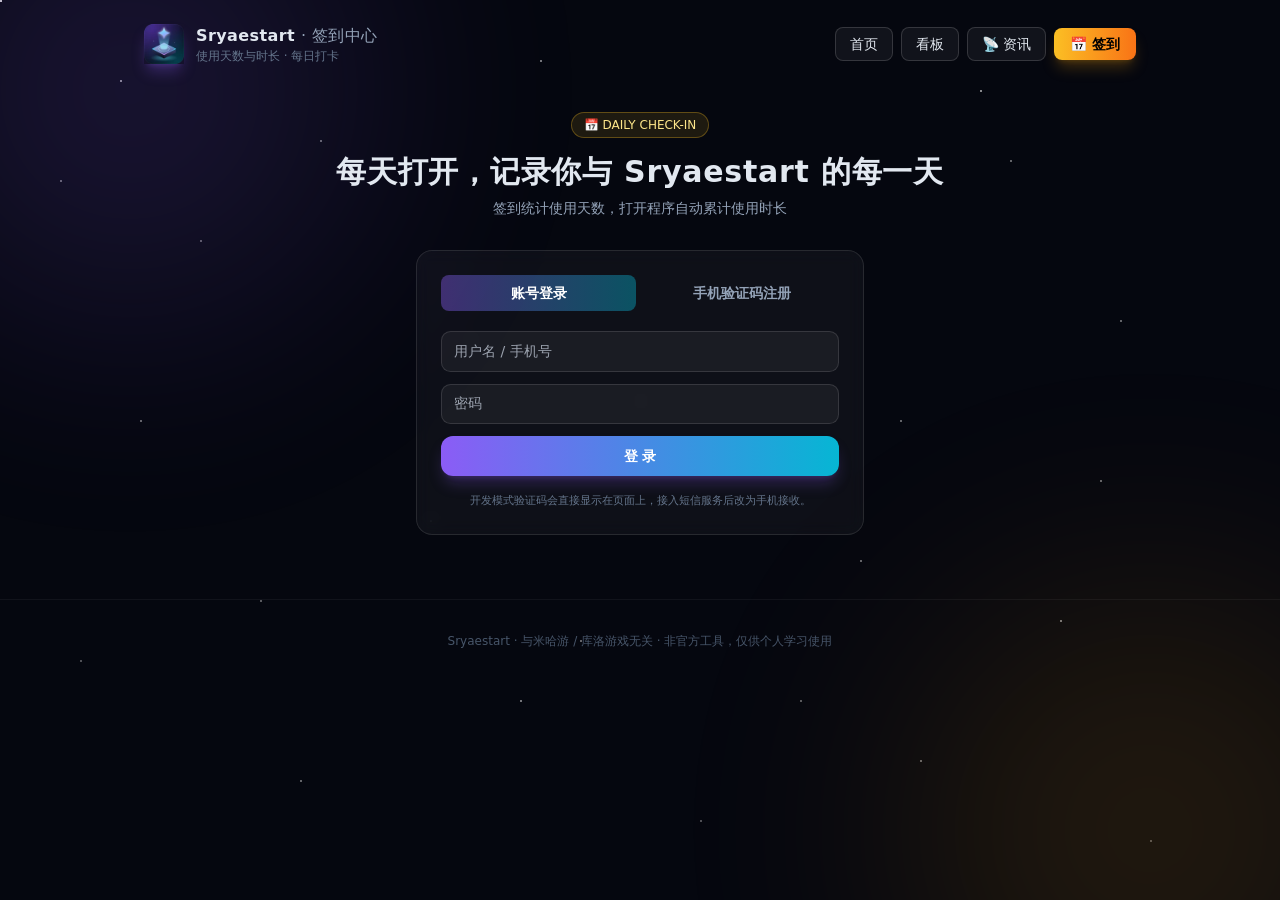
<file: board/checkin.html>
<!doctype html>
<html lang="zh-CN">
<head>
  <meta charset="utf-8" />
  <meta name="viewport" content="width=device-width, initial-scale=1" />
  <title>每日签到 · Sryaestart</title>
  <meta name="description" content="Sryaestart 签到中心：统计软件使用天数与时长，每天签到打卡。" />
  <link rel="icon" type="image/png" href="assets/favicon.png" />
  <meta name="theme-color" content="#0b1020" />
  <link rel="apple-touch-icon" href="assets/icon-192.png" />
  <link rel="stylesheet" href="assets/mnav.css" />
  <link rel="stylesheet" href="assets/tailwind.min.css" />
  <style>
    body { background: #05070f; }
    .stars::before, .stars::after {
      content: ""; position: fixed; width: 2px; height: 2px; border-radius: 50%;
      background: rgba(255,255,255,.7); z-index: -3;
    }
    .stars::before {
      box-shadow: 120px 80px 0 rgba(255,255,255,.7), 320px 140px 0 rgba(255,255,255,.5), 540px 60px 0 rgba(255,255,255,.6), 760px 200px 0 rgba(255,255,255,.4), 980px 90px 0 rgba(255,255,255,.7), 1120px 320px 0 rgba(255,255,255,.5), 140px 420px 0 rgba(255,255,255,.5), 430px 520px 0 rgba(255,255,255,.6), 640px 400px 0 rgba(255,255,255,.4), 860px 560px 0 rgba(255,255,255,.5), 1060px 620px 0 rgba(255,255,255,.6), 80px 660px 0 rgba(255,255,255,.4), 300px 780px 0 rgba(255,255,255,.5), 520px 700px 0 rgba(255,255,255,.6), 700px 820px 0 rgba(255,255,255,.4), 920px 760px 0 rgba(255,255,255,.5), 1150px 840px 0 rgba(255,255,255,.4);
    }
    .stars::after {
      box-shadow: 200px 240px 0 rgba(255,255,255,.45), 470px 340px 0 rgba(255,255,255,.5), 690px 180px 0 rgba(255,255,255,.45), 900px 420px 0 rgba(255,255,255,.5), 60px 180px 0 rgba(255,255,255,.5), 1010px 160px 0 rgba(255,255,255,.5), 260px 600px 0 rgba(255,255,255,.45), 580px 640px 0 rgba(255,255,255,.5), 800px 700px 0 rgba(255,255,255,.45), 1100px 480px 0 rgba(255,255,255,.5);
    }
    .orb { position: fixed; border-radius: 50%; filter: blur(130px); z-index: -2; pointer-events: none; }
    .orb-a { width: 460px; height: 460px; top: -140px; left: -100px; background: #8b5cf6; opacity: .16; }
    .orb-b { width: 500px; height: 500px; bottom: -180px; right: -120px; background: #f59e0b; opacity: .12; }
    .field { width: 100%; border-radius: .6rem; border: 1px solid rgba(255,255,255,.12); background: rgba(255,255,255,.05); padding: .55rem .75rem; font-size: .875rem; color: #e2e8f0; }
    .field:focus { border-color: rgba(245, 158, 11, .7); outline: none; }
  </style>
</head>
<body data-mnav="checkin" class="min-h-screen text-slate-200 font-sans antialiased">
  <script defer src="assets/mnav.js?v=4"></script>
  <div class="stars"></div>
  <div class="orb orb-a"></div>
  <div class="orb orb-b"></div>

  <header class="max-w-5xl mx-auto px-3 sm:px-4 pt-4 sm:pt-6 flex items-center justify-between flex-wrap gap-3">
    <a href="home.html" class="flex items-center gap-3">
      <img src="assets/icon-96.webp" onerror="this.src='assets/icon-192.png'" alt="Sryaestart" class="h-10 w-10 shadow-lg shadow-violet-500/30" />
      <div>
        <h1 class="font-bold tracking-wide">Sryaestart <span class="text-slate-400 font-medium">· 签到中心</span></h1>
        <p class="text-xs text-slate-500">使用天数与时长 · 每日打卡</p>
      </div>
    </a>
    <nav class="flex items-center gap-1.5 sm:gap-2 flex-wrap justify-end">
      <a href="home.html" class="rounded-lg border border-white/15 bg-white/5 px-2.5 sm:px-3.5 py-1.5 text-xs sm:text-sm hover:bg-white/10 transition">首页</a>
      <a href="index.html" class="rounded-lg border border-white/15 bg-white/5 px-2.5 sm:px-3.5 py-1.5 text-xs sm:text-sm hover:bg-white/10 transition">看板</a>
      <a href="news.html" class="rounded-lg border border-white/15 bg-white/5 px-2.5 sm:px-3.5 py-1.5 text-xs sm:text-sm hover:bg-white/10 transition">📡 资讯</a>
      <a href="checkin.html" class="rounded-lg bg-gradient-to-r from-amber-400 to-orange-500 px-3 sm:px-4 py-1.5 text-xs sm:text-sm font-semibold text-black shadow-lg shadow-amber-500/25 hover:opacity-90 transition">📅 签到</a>
      <button id="btn-logout" class="hidden rounded-lg border border-white/15 bg-white/5 px-2.5 sm:px-3.5 py-1.5 text-xs sm:text-sm text-slate-400 hover:bg-white/10 hover:text-white transition">退出</button>
    </nav>
  </header>

  <main class="max-w-5xl mx-auto px-3 sm:px-4 pb-12 sm:pb-16">
    <section class="pt-8 pb-6 sm:pt-12 sm:pb-8 text-center">
      <p class="inline-block rounded-full border border-amber-400/30 bg-amber-400/10 px-3 py-1 text-xs text-amber-200">📅 DAILY CHECK-IN</p>
      <h2 class="mt-4 text-2xl sm:text-3xl font-black tracking-wide">每天打开，记录你与 Sryaestart 的每一天</h2>
      <p class="mt-2 text-sm text-slate-400">签到统计使用天数，打开程序自动累计使用时长</p>
    </section>

    <!-- 未登录：登录 / 注册 -->
    <section id="auth-view" class="max-w-md mx-auto rounded-2xl border border-white/10 bg-white/[0.04] backdrop-blur p-6">
      <div class="grid grid-cols-2 gap-2">
        <button id="tab-login" class="rounded-lg py-2 text-sm font-semibold bg-gradient-to-r from-violet-500/40 to-cyan-500/40 text-white transition">账号登录</button>
        <button id="tab-register" class="rounded-lg py-2 text-sm font-semibold text-slate-400 hover:text-white transition">手机验证码注册</button>
      </div>
      <form id="login-form" class="mt-5 space-y-3">
        <input id="li-account" class="field" placeholder="用户名 / 手机号" autocomplete="username" />
        <input id="li-password" type="password" class="field" placeholder="密码" autocomplete="current-password" />
        <p id="login-error" class="hidden text-xs text-red-300"></p>
        <button class="w-full rounded-xl bg-gradient-to-r from-violet-500 to-cyan-500 py-2.5 text-sm font-semibold text-white shadow-lg shadow-violet-500/25 hover:opacity-90 transition">登 录</button>
      </form>
      <form id="register-form" class="mt-5 space-y-3 hidden">
        <input id="re-phone" class="field" placeholder="11 位手机号" inputmode="numeric" maxlength="11" />
        <div class="flex gap-2">
          <input id="re-code" class="field flex-1" placeholder="6 位验证码" inputmode="numeric" maxlength="6" />
          <button type="button" id="btn-send-code" class="shrink-0 rounded-xl border border-amber-400/30 bg-amber-400/10 px-4 text-sm text-amber-200 hover:bg-amber-400/20 transition disabled:opacity-50">发送验证码</button>
        </div>
        <p id="code-hint" class="hidden rounded-lg border border-cyan-400/30 bg-cyan-400/10 px-3 py-2 text-xs text-cyan-200"></p>
        <input id="re-username" class="field" placeholder="用户名（不填自动生成：用户＋随机编号）" maxlength="24" />
        <input id="re-password" type="password" class="field" placeholder="设置密码（至少 6 位）" autocomplete="new-password" />
        <p id="register-error" class="hidden text-xs text-red-300"></p>
        <button class="w-full rounded-xl bg-gradient-to-r from-emerald-500 to-cyan-500 py-2.5 text-sm font-semibold text-white shadow-lg shadow-emerald-500/25 hover:opacity-90 transition">注册并登录</button>
      </form>
      <p class="mt-4 text-[11px] text-slate-500 text-center leading-relaxed">开发模式验证码会直接显示在页面上，接入短信服务后改为手机接收。</p>
    </section>

    <!-- 已登录：签到面板 -->
    <section id="checkin-view" class="hidden">
      <div class="mt-6 max-w-2xl mx-auto rounded-2xl border border-white/10 bg-white/[0.04] backdrop-blur p-6 sm:p-8 text-center">
        <p class="text-4xl">📅</p>
        <h3 class="mt-2 font-bold">你好，<span id="ck-username">…</span></h3>
        <p id="ck-date" class="mt-1 text-xs text-slate-500"></p>
        <button id="btn-checkin" class="mt-5 rounded-2xl bg-gradient-to-r from-amber-400 to-orange-500 px-10 py-3.5 text-base font-bold text-black shadow-xl shadow-amber-500/25 hover:opacity-90 transition disabled:opacity-60">✅ 立即签到</button>
        <p id="ck-msg" class="mt-3 text-sm text-slate-400"></p>
      </div>

      <div class="mt-4 grid grid-cols-2 md:grid-cols-4 gap-3 text-center">
        <div class="rounded-2xl border border-white/10 bg-white/[0.04] p-4">
          <div class="text-xl font-black text-amber-300" id="ck-streak">—</div>
          <div class="mt-1 text-[11px] text-slate-500">连续签到（天）</div>
        </div>
        <div class="rounded-2xl border border-white/10 bg-white/[0.04] p-4">
          <div class="text-xl font-black text-cyan-300" id="ck-days">—</div>
          <div class="mt-1 text-[11px] text-slate-500">累计签到（天）</div>
        </div>
        <div class="rounded-2xl border border-white/10 bg-white/[0.04] p-4">
          <div class="text-xl font-black text-violet-300" id="ck-total">—</div>
          <div class="mt-1 text-[11px] text-slate-500">累计使用时长</div>
        </div>
        <div class="rounded-2xl border border-white/10 bg-white/[0.04] p-4">
          <div class="text-xl font-black text-emerald-300" id="ck-today">—</div>
          <div class="mt-1 text-[11px] text-slate-500">今日使用时长</div>
        </div>
      </div>

      <div class="mt-4 rounded-2xl border border-white/10 bg-white/[0.04] p-5">
        <div class="flex items-center justify-between flex-wrap gap-2">
          <p class="text-xs text-slate-400">近 7 天使用时长</p>
          <p class="text-[10px] text-slate-600">打开页面每 60 秒自动记录一次</p>
        </div>
        <div id="week-chart" class="mt-4 flex items-end gap-2 sm:gap-3 h-36"></div>
      </div>

      <p class="mt-4 text-[11px] text-slate-600 text-center leading-relaxed">
        看板各卡片分别统计今日与近 7 天时长；机主启动的游戏时长由本机进程自动记录
      </p>
    </section>

    <div id="toast" class="hidden fixed bottom-4 sm:bottom-6 left-1/2 -translate-x-1/2 z-[60] rounded-xl border border-white/15 bg-[#101527] px-4 sm:px-5 py-2.5 text-sm shadow-2xl max-w-[92vw] text-center"></div>
  </main>

  <footer class="border-t border-white/5 py-8 px-4 sm:px-6 text-center text-xs text-slate-600 leading-relaxed">
    Sryaestart · 与米哈游 / 库洛游戏无关 · 非官方工具，仅供个人学习使用
  </footer>

  <script>
    const apiBase = 'https://dash.sryae07.dpdns.org';

    let apiKey = localStorage.getItem('starwaves_api_key') || '';
    let token = localStorage.getItem('starwaves_token') || '';

    const $ = (sel) => document.querySelector(sel);
    const esc = (s) => String(s ?? '').replace(/[&<>"']/g, (c) => (
      { '&': '&amp;', '<': '&lt;', '>': '&gt;', '"': '&quot;', "'": '&#39;' }[c]
    ));

    function toast(message, ok = true) {
      const el = $('#toast');
      el.textContent = message;
      el.className = 'fixed bottom-6 left-1/2 -translate-x-1/2 z-[60] rounded-xl border px-5 py-2.5 text-sm shadow-2xl ' +
        (ok ? 'border-emerald-400/30 bg-[#0d1a14] text-emerald-200' : 'border-red-400/30 bg-[#1a0d10] text-red-200');
      el.classList.remove('hidden');
      clearTimeout(toast._t);
      toast._t = setTimeout(() => el.classList.add('hidden'), 2600);
    }

    async function api(path, options = {}) {
      const headers = Object.assign({}, options.headers || {});
      if (apiKey) headers['X-API-Key'] = apiKey;
      if (token) headers['Authorization'] = 'Bearer ' + token;
      const resp = await fetch(apiBase + path, Object.assign({}, options, { headers }));
      if (resp.status === 401 && !options.retried) {
        let detail = '';
        try { detail = (await resp.json()).detail || ''; } catch (e) {}
        if (detail && detail.includes('API Key')) {
          const key = prompt('该服务开启了 API Key 保护，请输入 API Key：');
          if (key) {
            apiKey = key.trim();
            localStorage.setItem('starwaves_api_key', apiKey);
            return api(path, Object.assign({}, options, { retried: true }));
          }
        }
      }
      if (!resp.ok) {
        let detail = 'HTTP ' + resp.status;
        try { detail = (await resp.json()).detail || detail; } catch (e) {}
        throw new Error(detail);
      }
      return resp.json();
    }

    /* ---------- 登录 / 注册 ---------- */
    function setAuthTab(isLogin) {
      $('#tab-login').className = 'rounded-lg py-2 text-sm font-semibold transition ' + (isLogin ? 'bg-gradient-to-r from-violet-500/40 to-cyan-500/40 text-white' : 'text-slate-400 hover:text-white');
      $('#tab-register').className = 'rounded-lg py-2 text-sm font-semibold transition ' + (!isLogin ? 'bg-gradient-to-r from-violet-500/40 to-cyan-500/40 text-white' : 'text-slate-400 hover:text-white');
      $('#login-form').classList.toggle('hidden', !isLogin);
      $('#register-form').classList.toggle('hidden', isLogin);
      $('#login-error').classList.add('hidden');
      $('#register-error').classList.add('hidden');
    }

    function enterSession(data) {
      token = data.token;
      localStorage.setItem('starwaves_token', token);
      localStorage.setItem('starwaves_user', JSON.stringify(data.user));
      $('#auth-view').classList.add('hidden');
      $('#btn-logout').classList.remove('hidden');
      showCheckin();
      toast('✓ 欢迎，' + data.user.username);
    }

    function logout() {
      token = '';
      localStorage.removeItem('starwaves_token');
      localStorage.removeItem('starwaves_user');
      $('#checkin-view').classList.add('hidden');
      $('#auth-view').classList.remove('hidden');
      $('#btn-logout').classList.add('hidden');
      stopHeartbeat();
      toast('已退出登录');
    }

    $('#tab-login').addEventListener('click', () => setAuthTab(true));
    $('#tab-register').addEventListener('click', () => setAuthTab(false));
    $('#btn-logout').addEventListener('click', logout);

    $('#login-form').addEventListener('submit', async (e) => {
      e.preventDefault();
      try {
        const data = await api('/api/auth/login', {
          method: 'POST',
          headers: { 'Content-Type': 'application/json' },
          body: JSON.stringify({ account: $('#li-account').value.trim(), password: $('#li-password').value }),
        });
        enterSession(data);
      } catch (err) {
        $('#login-error').textContent = err.message;
        $('#login-error').classList.remove('hidden');
      }
    });

    let sendCooldown = 0;
    $('#btn-send-code').addEventListener('click', async () => {
      const phone = $('#re-phone').value.trim();
      if (!/^1[3-9]\d{9}$/.test(phone)) {
        $('#register-error').textContent = '请输入正确的 11 位手机号';
        $('#register-error').classList.remove('hidden');
        return;
      }
      const btn = $('#btn-send-code');
      btn.disabled = true;
      try {
        const res = await api('/api/auth/send-code', {
          method: 'POST',
          headers: { 'Content-Type': 'application/json' },
          body: JSON.stringify({ phone }),
        });
        $('#code-hint').textContent = '开发模式验证码：' + res.dev_code;
        $('#code-hint').classList.remove('hidden');
        $('#register-error').classList.add('hidden');
        toast('验证码已发送（开发模式）');
        sendCooldown = 60;
        btn.textContent = sendCooldown + 's';
        const timer = setInterval(() => {
          sendCooldown -= 1;
          if (sendCooldown <= 0) {
            clearInterval(timer);
            btn.disabled = false;
            btn.textContent = '发送验证码';
          } else {
            btn.textContent = sendCooldown + 's';
          }
        }, 1000);
      } catch (err) {
        btn.disabled = false;
        $('#register-error').textContent = err.message;
        $('#register-error').classList.remove('hidden');
      }
    });

    $('#register-form').addEventListener('submit', async (e) => {
      e.preventDefault();
      const phone = $('#re-phone').value.trim();
      const code = $('#re-code').value.trim();
      const password = $('#re-password').value;
      if (password.length < 6) {
        $('#register-error').textContent = '密码至少 6 位';
        $('#register-error').classList.remove('hidden');
        return;
      }
      try {
        const data = await api('/api/auth/register', {
          method: 'POST',
          headers: { 'Content-Type': 'application/json' },
          body: JSON.stringify({ phone, code, username: $('#re-username').value.trim(), password }),
        });
        enterSession(data);
      } catch (err) {
        $('#register-error').textContent = err.message;
        $('#register-error').classList.remove('hidden');
      }
    });

    /* ---------- 签到 ---------- */
    function fmtSeconds(sec) {
      const total = Math.max(0, Math.round(Number(sec) || 0));
      if (total < 60) return total + ' 秒';
      const m = Math.floor(total / 60);
      if (m < 60) return m + ' 分钟';
      const h = Math.floor(m / 60);
      return h + ' 小时 ' + (m % 60) + ' 分';
    }

    /* 11 数字滚动 Count Up：签到天数 / 使用时长从 0 缓动到目标值 */
    const prefersReduced = () => window.matchMedia('(prefers-reduced-motion: reduce)').matches;
    function easeOutCubic(p) { return 1 - Math.pow(1 - p, 3); }
    function countUpInt(el, target) {
      if (!el) return;
      const to = Math.max(0, Math.round(Number(target) || 0));
      const from = parseInt(el.textContent, 10);
      const start = Number.isFinite(from) && from > 0 ? from : 0;
      if (prefersReduced() || start === to) { el.textContent = String(to); return; }
      const t0 = performance.now();
      const step = (now) => {
        const p = Math.min(1, (now - t0) / 700);
        el.textContent = String(Math.round(start + (to - start) * easeOutCubic(p)));
        if (p < 1) requestAnimationFrame(step);
      };
      requestAnimationFrame(step);
    }
    function countUpDur(el, seconds) {
      if (!el) return;
      const to = Math.max(0, Number(seconds) || 0);
      if (prefersReduced() || to === 0) { el.textContent = fmtSeconds(to); return; }
      const t0 = performance.now();
      const step = (now) => {
        const p = Math.min(1, (now - t0) / 820);
        el.textContent = fmtSeconds(to * easeOutCubic(p));
        if (p < 1) requestAnimationFrame(step);
      };
      requestAnimationFrame(step);
    }

    function renderChart(week) {
      const box = $('#week-chart');
      const days = (week || []).slice(-7);
      if (!days.length) return;
      const maxV = Math.max(...days.map((d) => d.seconds || 0), 1);
      const today = todayLocal();
      box.innerHTML = days.map((d) => {
        const h = Math.max(4, Math.round(((d.seconds || 0) / maxV) * 110));
        const isToday = (d.day || '') === today;
        return `<div class="flex-1 flex flex-col items-center justify-end gap-1.5 h-full" title="${esc((d.day || '').slice(5))} · ${fmtSeconds(d.seconds || 0)}">
          <div class="w-full max-w-[26px] rounded-t ${isToday ? '' : 'opacity-50'}" style="height:${h}px;background:linear-gradient(180deg,#fbbf24,#f97316)"></div>
          <span class="text-[10px] ${isToday ? 'text-amber-300 font-bold' : 'text-slate-600'}">${esc((d.day || '').slice(8))}</span>
        </div>`;
      }).join('');
    }

    function todayLocal() {
      const n = new Date();
      return n.getFullYear() + '-' + String(n.getMonth() + 1).padStart(2, '0') + '-' + String(n.getDate()).padStart(2, '0');
    }

    async function showCheckin() {
      $('#checkin-view').classList.remove('hidden');
      const user = JSON.parse(localStorage.getItem('starwaves_user') || '{}');
      $('#ck-username').textContent = user.username || '玩家';
      $('#ck-date').textContent = new Date().toLocaleDateString('zh-CN', { year: 'numeric', month: 'long', day: 'numeric', weekday: 'long' });
      await loadStats();
      startHeartbeat();
    }

    function applyStats(stats) {
      const btn = $('#btn-checkin');
      if (stats.checked_today) {
        btn.disabled = true;
        btn.textContent = '✅ 今日已签到';
        $('#ck-msg').textContent = '连续签到 ' + stats.streak + ' 天，明天再来！';
      } else {
        btn.disabled = false;
        btn.textContent = '✅ 立即签到';
        $('#ck-msg').textContent = '';
      }
      countUpInt($('#ck-streak'), stats.streak);
      countUpInt($('#ck-days'), stats.total_days);
      countUpDur($('#ck-total'), stats.total_seconds);
      countUpDur($('#ck-today'), stats.today_seconds);
      renderChart(stats.week);
    }

    function readCheckinCache() {
      try {
        const item = JSON.parse(localStorage.getItem('sw_checkin_cache') || 'null');
        if (!item || !item.data || Date.now() - item.at > 86400000) return null;
        return item;
      } catch (e) {
        return null;
      }
    }

    async function loadStats() {
      const cached = readCheckinCache();
      if (cached) {
        try { applyStats(cached.data); } catch (e) { /* 旧缓存结构不兼容 */ }
      }
      try {
        const stats = await api('/api/checkin', { silent: true });
        applyStats(stats);
        try { localStorage.setItem('sw_checkin_cache', JSON.stringify({ at: Date.now(), data: stats })); } catch (e) { /* ignore */ }
      } catch (err) {
        if (err.message && err.message.includes('登录')) { logout(); return; }
        if (cached) { toast('网络较慢，先显示上次的签到数据', false); return; }
        toast('签到数据加载失败：' + err.message, false);
      }
    }

    $('#btn-checkin').addEventListener('click', async () => {
      const btn = $('#btn-checkin');
      btn.disabled = true;
      btn.textContent = '⏳ 签到中…';
      try {
        const stats = await api('/api/checkin', { method: 'POST', headers: { 'Content-Type': 'application/json' }, body: '{}' });
        toast('🎉 签到成功！连续 ' + stats.streak + ' 天');
      } catch (err) {
        toast(err.message, false);
      }
      await loadStats();
    });

    /* ---------- 使用时长心跳 ---------- */
    let heartbeatTimer = null;
    function startHeartbeat() {
      if (heartbeatTimer) return;
      const beat = () => {
        api('/api/usage/heartbeat', {
          method: 'POST',
          headers: { 'Content-Type': 'application/json' },
          body: JSON.stringify({ seconds: 60 }),
          silent: true,
        }).catch(() => {});
      };
      beat();
      heartbeatTimer = setInterval(beat, 60000);
    }
    function stopHeartbeat() {
      if (heartbeatTimer) clearInterval(heartbeatTimer);
      heartbeatTimer = null;
    }

    (function init() {
      if (token) {
        $('#auth-view').classList.add('hidden');
        $('#btn-logout').classList.remove('hidden');
        showCheckin();
      }
    })();
  </script>
</body>
</html>
</file>
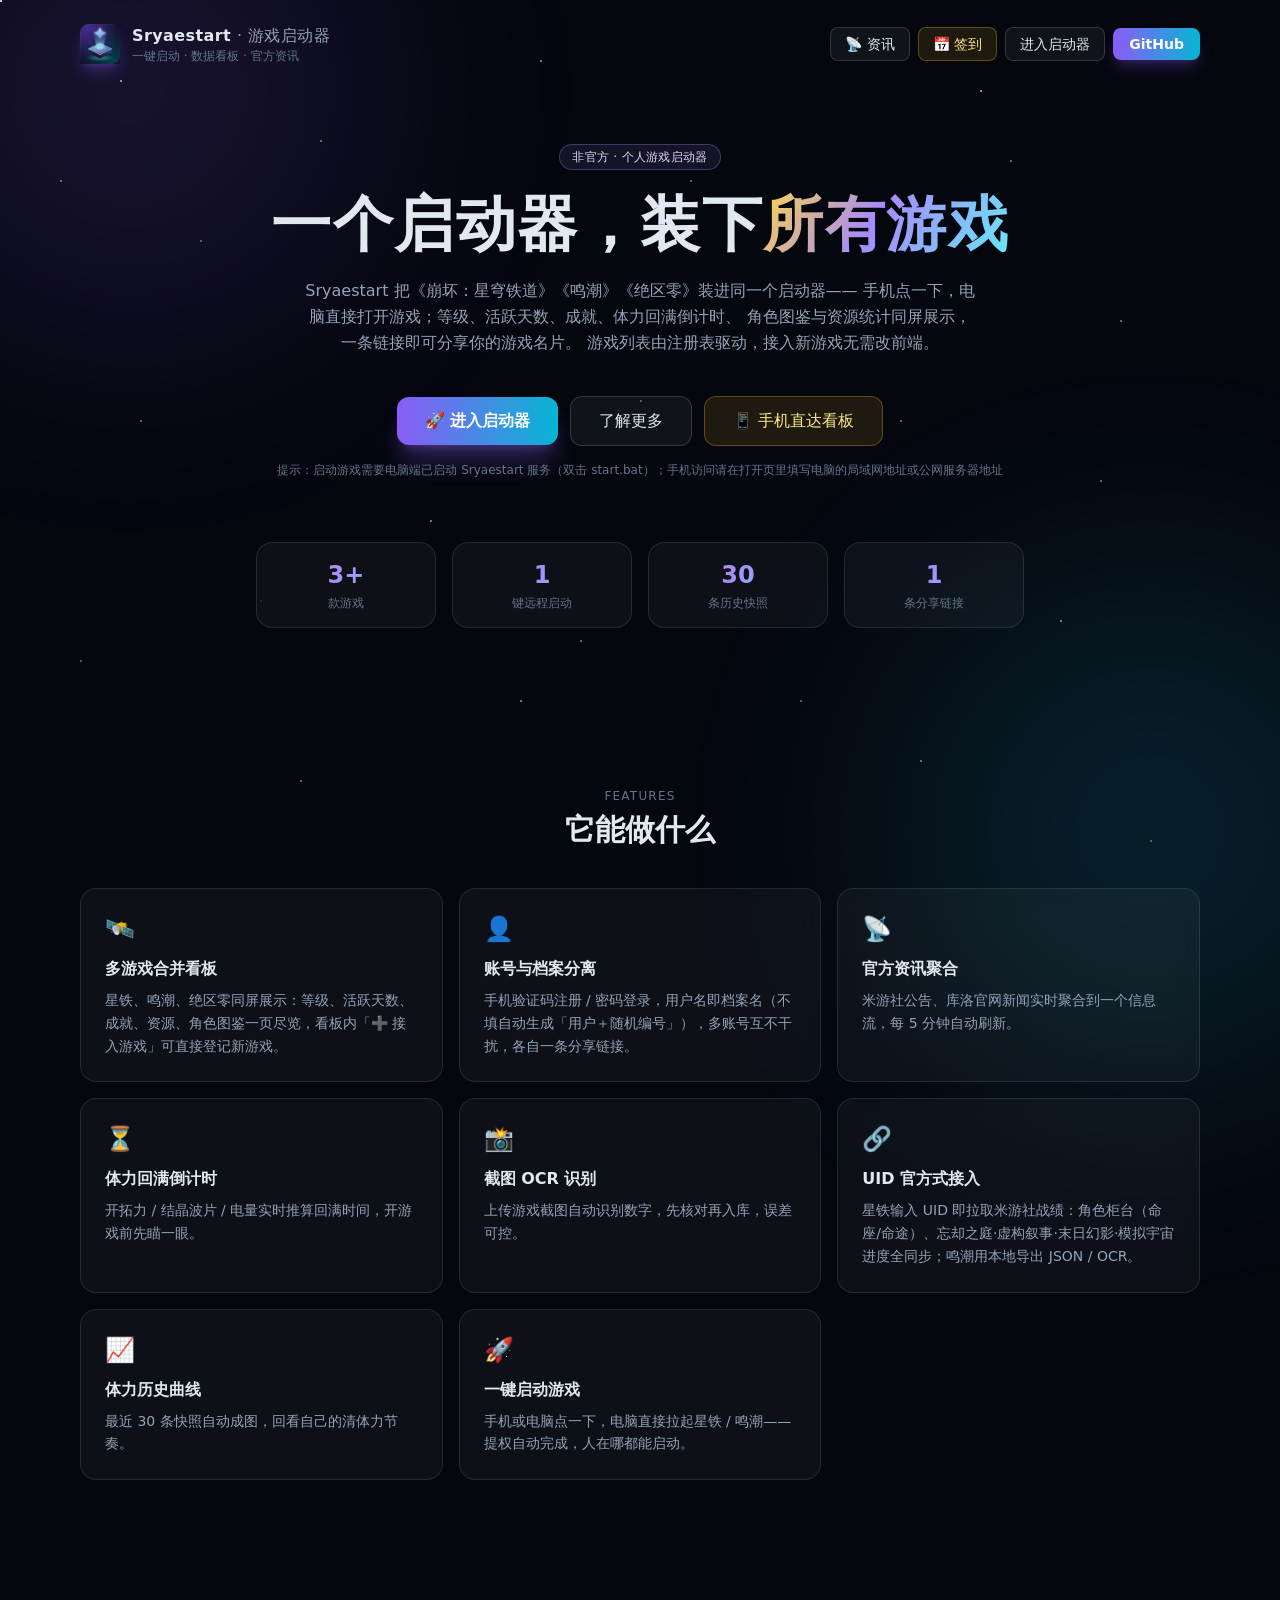
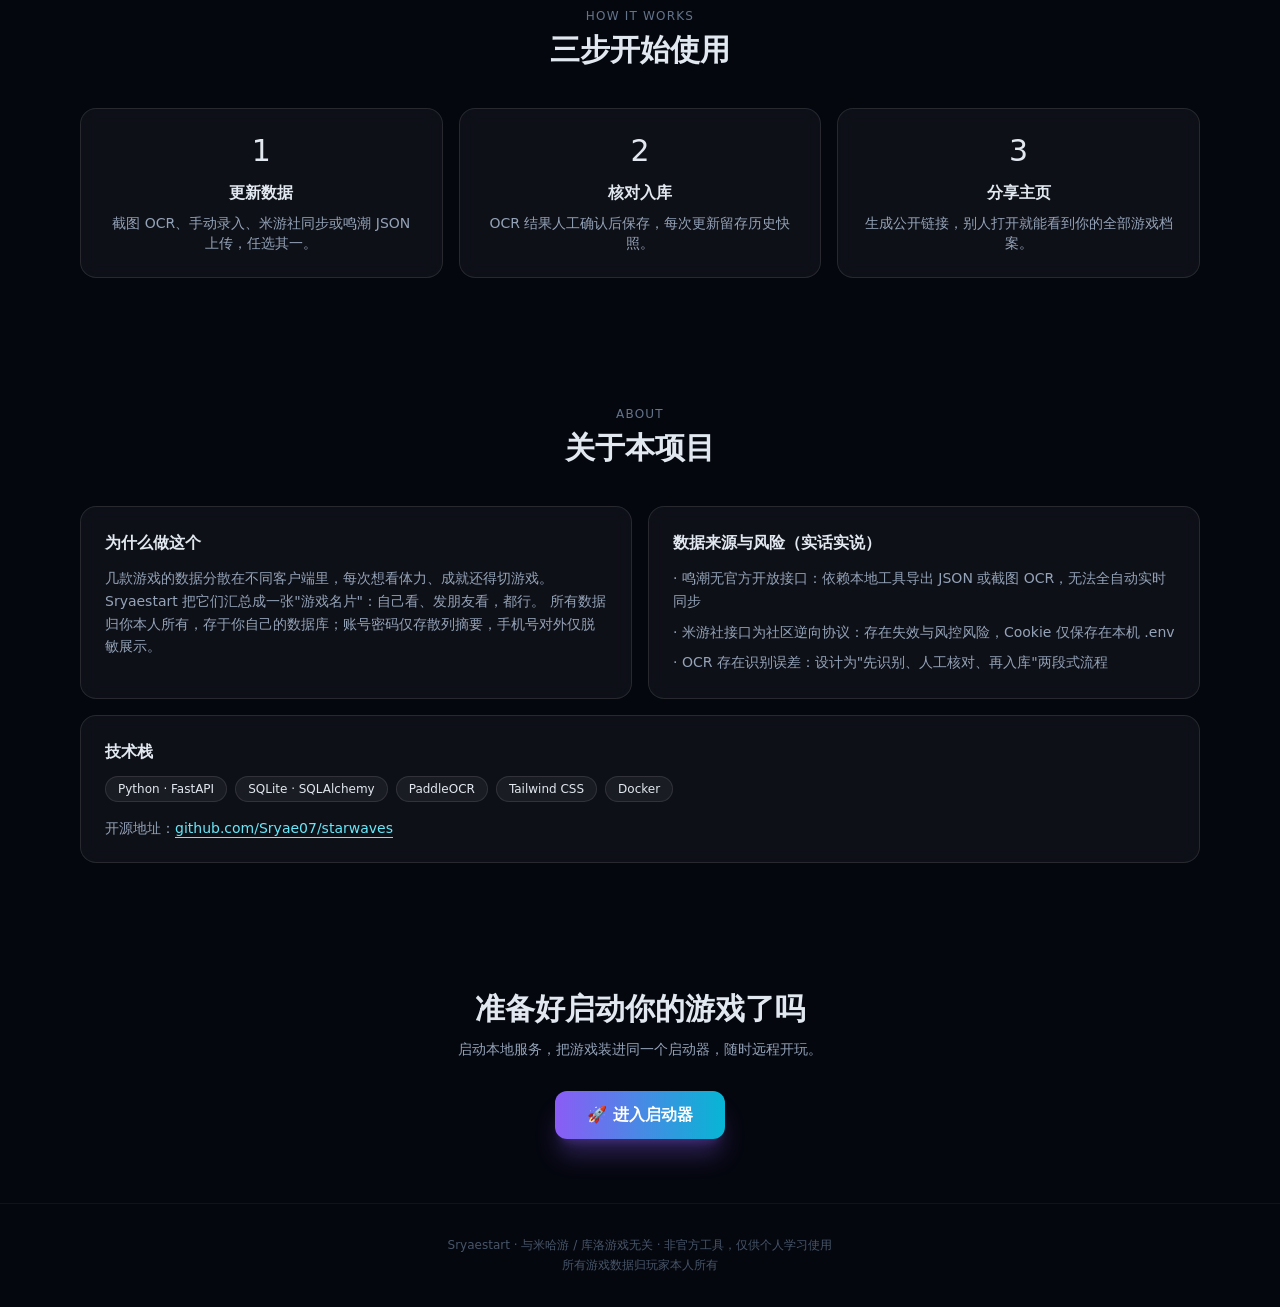
<file: board/home.html>
<!doctype html>
<html lang="zh-CN">
<head>
  <meta charset="utf-8" />
  <meta name="viewport" content="width=device-width, initial-scale=1" />
  <title>Sryaestart · 多游戏启动器 + 数据看板</title>
  <meta name="description" content="Sryaestart 游戏启动器：手机点一下、电脑直接打开游戏，星穹铁道 / 鸣潮 / 绝区零的等级、成就、体力倒计时、角色图鉴与官方资讯同屏展示。" />
  <link rel="icon" type="image/png" href="assets/favicon.png" />
  <meta name="theme-color" content="#0b1020" />
  <link rel="apple-touch-icon" href="assets/icon-192.png" />
  <link rel="stylesheet" href="assets/mnav.css" />
  <link rel="stylesheet" href="assets/tailwind.min.css" />
  <style>
    body { background: #05070f; }
    .stars::before, .stars::after {
      content: ""; position: fixed; width: 2px; height: 2px; border-radius: 50%;
      background: rgba(255,255,255,.7); z-index: -3;
    }
    .stars::before {
      box-shadow: 120px 80px 0 rgba(255,255,255,.7), 320px 140px 0 rgba(255,255,255,.5), 540px 60px 0 rgba(255,255,255,.6), 760px 200px 0 rgba(255,255,255,.4), 980px 90px 0 rgba(255,255,255,.7), 1120px 320px 0 rgba(255,255,255,.5), 140px 420px 0 rgba(255,255,255,.5), 430px 520px 0 rgba(255,255,255,.6), 640px 400px 0 rgba(255,255,255,.4), 860px 560px 0 rgba(255,255,255,.5), 1060px 620px 0 rgba(255,255,255,.6), 80px 660px 0 rgba(255,255,255,.4), 300px 780px 0 rgba(255,255,255,.5), 520px 700px 0 rgba(255,255,255,.6), 700px 820px 0 rgba(255,255,255,.4), 920px 760px 0 rgba(255,255,255,.5), 1150px 840px 0 rgba(255,255,255,.4);
    }
    .stars::after {
      box-shadow: 200px 240px 0 rgba(255,255,255,.45), 470px 340px 0 rgba(255,255,255,.5), 690px 180px 0 rgba(255,255,255,.45), 900px 420px 0 rgba(255,255,255,.5), 60px 180px 0 rgba(255,255,255,.5), 1010px 160px 0 rgba(255,255,255,.5), 260px 600px 0 rgba(255,255,255,.45), 580px 640px 0 rgba(255,255,255,.5), 800px 700px 0 rgba(255,255,255,.45), 1100px 480px 0 rgba(255,255,255,.5);
    }
    .orb { position: fixed; border-radius: 50%; filter: blur(130px); z-index: -2; pointer-events: none; }
    .orb-hsr { width: 460px; height: 460px; top: -140px; left: -100px; background: #8b5cf6; opacity: .16; }
    .orb-wuwa { width: 500px; height: 500px; bottom: -180px; right: -120px; background: #22d3ee; opacity: .13; }
    .hero-gradient {
      background: linear-gradient(120deg, #fcd34d 0%, #a78bfa 45%, #67e8f9 100%);
      -webkit-background-clip: text; background-clip: text; color: transparent;
    }
    .card { background: rgba(255,255,255,.04); border: 1px solid rgba(255,255,255,.1); backdrop-filter: blur(10px); transition: all .25s ease; }
    .card:hover { transform: translateY(-4px); border-color: rgba(167,139,250,.45); box-shadow: 0 12px 40px -12px rgba(139,92,246,.35); }
  </style>
</head>
<body data-mnav="home" class="min-h-screen text-slate-200 font-sans antialiased">
  <script defer src="assets/mnav.js?v=4"></script>
  <div class="stars"></div>
  <div class="orb orb-hsr"></div>
  <div class="orb orb-wuwa"></div>

  <header class="max-w-6xl mx-auto px-3 sm:px-4 pt-4 sm:pt-6 flex items-center justify-between flex-wrap gap-3">
    <div class="flex items-center gap-3">
      <img src="assets/icon-96.webp" onerror="this.src='assets/icon-192.png'" alt="Sryaestart" class="h-10 w-10 shadow-lg shadow-violet-500/30" />
      <div>
        <h1 class="font-bold tracking-wide">Sryaestart <span class="text-slate-400 font-medium">· 游戏启动器</span></h1>
        <p class="text-xs text-slate-500">一键启动 · 数据看板 · 官方资讯</p>
      </div>
    </div>
    <nav class="flex items-center gap-1.5 sm:gap-2 flex-wrap justify-end">
      <a data-news href="news.html" class="rounded-lg border border-white/15 bg-white/5 px-2.5 sm:px-3.5 py-1.5 text-xs sm:text-sm hover:bg-white/10 transition">📡 资讯</a>
      <a data-checkin href="checkin.html" class="rounded-lg border border-amber-400/30 bg-amber-400/10 px-2.5 sm:px-3.5 py-1.5 text-xs sm:text-sm text-amber-200 hover:bg-amber-400/20 transition">📅 签到</a>
      <a data-dashboard href="index.html" class="rounded-lg border border-white/15 bg-white/5 px-2.5 sm:px-3.5 py-1.5 text-xs sm:text-sm hover:bg-white/10 transition">进入启动器</a>
      <a href="https://github.com/Sryae07/starwaves" target="_blank" rel="noopener" class="rounded-lg bg-gradient-to-r from-violet-500 to-cyan-500 px-3 sm:px-4 py-1.5 text-xs sm:text-sm font-semibold text-white shadow-lg shadow-violet-500/25 hover:opacity-90 transition">GitHub</a>
    </nav>
  </header>

  <main class="max-w-6xl mx-auto px-4">
    <section class="pt-12 pb-16 sm:pt-20 sm:pb-24 text-center">
      <p class="inline-block rounded-full border border-violet-400/30 bg-violet-400/10 px-3 py-1 text-xs text-violet-200 tracking-wide">非官方 · 个人游戏启动器</p>
      <h2 class="mt-6 text-4xl md:text-6xl font-black tracking-wide leading-tight">一个启动器，<br class="md:hidden"/>装下<span class="hero-gradient">所有游戏</span></h2>
      <p class="mt-6 max-w-2xl mx-auto text-slate-400 leading-relaxed">
        Sryaestart 把《崩坏：星穹铁道》《鸣潮》《绝区零》装进同一个启动器——
        手机点一下，电脑直接打开游戏；等级、活跃天数、成就、体力回满倒计时、
        角色图鉴与资源统计同屏展示，一条链接即可分享你的游戏名片。
        游戏列表由注册表驱动，接入新游戏无需改前端。
      </p>
      <div class="mt-10 flex items-center justify-center gap-3 flex-wrap">
        <a data-dashboard href="index.html" class="rounded-xl bg-gradient-to-r from-violet-500 to-cyan-500 px-7 py-3 font-semibold text-white shadow-xl shadow-violet-500/30 hover:opacity-90 transition">🚀 进入启动器</a>
        <a href="#about" class="rounded-xl border border-white/15 bg-white/5 px-7 py-3 hover:bg-white/10 transition">了解更多</a>
        <a href="https://sryae07.github.io/sryaestart/" target="_blank" rel="noopener" class="rounded-xl border border-amber-400/30 bg-amber-400/10 px-7 py-3 text-amber-200 hover:bg-amber-400/20 transition">📱 手机直达看板</a>
      </div>
      <p id="local-hint" class="hidden mt-4 text-xs text-slate-500">提示：启动游戏需要电脑端已启动 Sryaestart 服务（双击 start.bat）；手机访问请在打开页里填写电脑的局域网地址或公网服务器地址</p>

      <div class="mt-16 grid grid-cols-2 md:grid-cols-4 gap-4 max-w-3xl mx-auto">
        <div class="card rounded-2xl p-4"><p class="text-2xl font-black hero-gradient">3+</p><p class="text-xs text-slate-500 mt-1">款游戏</p></div>
        <div class="card rounded-2xl p-4"><p class="text-2xl font-black hero-gradient">1</p><p class="text-xs text-slate-500 mt-1">键远程启动</p></div>
        <div class="card rounded-2xl p-4"><p class="text-2xl font-black hero-gradient">30</p><p class="text-xs text-slate-500 mt-1">条历史快照</p></div>
        <div class="card rounded-2xl p-4"><p class="text-2xl font-black hero-gradient">1</p><p class="text-xs text-slate-500 mt-1">条分享链接</p></div>
      </div>
    </section>

    <section id="features" class="py-16">
      <p class="text-center text-xs tracking-widest text-slate-500">FEATURES</p>
      <h3 class="text-center text-3xl font-black mt-2">它能做什么</h3>
      <div class="mt-10 grid gap-4 sm:grid-cols-2 lg:grid-cols-3">
        <div class="card rounded-2xl p-6"><p class="text-2xl">🛰️</p><h4 class="mt-3 font-bold">多游戏合并看板</h4><p class="mt-2 text-sm text-slate-400 leading-relaxed">星铁、鸣潮、绝区零同屏展示：等级、活跃天数、成就、资源、角色图鉴一页尽览，看板内「➕ 接入游戏」可直接登记新游戏。</p></div>
        <div class="card rounded-2xl p-6"><p class="text-2xl">👤</p><h4 class="mt-3 font-bold">账号与档案分离</h4><p class="mt-2 text-sm text-slate-400 leading-relaxed">手机验证码注册 / 密码登录，用户名即档案名（不填自动生成「用户＋随机编号」），多账号互不干扰，各自一条分享链接。</p></div>
        <div class="card rounded-2xl p-6"><p class="text-2xl">📡</p><h4 class="mt-3 font-bold">官方资讯聚合</h4><p class="mt-2 text-sm text-slate-400 leading-relaxed">米游社公告、库洛官网新闻实时聚合到一个信息流，每 5 分钟自动刷新。</p></div>
        <div class="card rounded-2xl p-6"><p class="text-2xl">⏳</p><h4 class="mt-3 font-bold">体力回满倒计时</h4><p class="mt-2 text-sm text-slate-400 leading-relaxed">开拓力 / 结晶波片 / 电量实时推算回满时间，开游戏前先瞄一眼。</p></div>
        <div class="card rounded-2xl p-6"><p class="text-2xl">📸</p><h4 class="mt-3 font-bold">截图 OCR 识别</h4><p class="mt-2 text-sm text-slate-400 leading-relaxed">上传游戏截图自动识别数字，先核对再入库，误差可控。</p></div>
        <div class="card rounded-2xl p-6"><p class="text-2xl">🔗</p><h4 class="mt-3 font-bold">UID 官方式接入</h4><p class="mt-2 text-sm text-slate-400 leading-relaxed">星铁输入 UID 即拉取米游社战绩：角色柜台（命座/命途）、忘却之庭·虚构叙事·末日幻影·模拟宇宙进度全同步；鸣潮用本地导出 JSON / OCR。</p></div>
        <div class="card rounded-2xl p-6"><p class="text-2xl">📈</p><h4 class="mt-3 font-bold">体力历史曲线</h4><p class="mt-2 text-sm text-slate-400 leading-relaxed">最近 30 条快照自动成图，回看自己的清体力节奏。</p></div>
        <div class="card rounded-2xl p-6"><p class="text-2xl">🚀</p><h4 class="mt-3 font-bold">一键启动游戏</h4><p class="mt-2 text-sm text-slate-400 leading-relaxed">手机或电脑点一下，电脑直接拉起星铁 / 鸣潮——提权自动完成，人在哪都能启动。</p></div>
      </div>
    </section>

    <section id="how" class="py-16">
      <p class="text-center text-xs tracking-widest text-slate-500">HOW IT WORKS</p>
      <h3 class="text-center text-3xl font-black mt-2">三步开始使用</h3>
      <div class="mt-10 grid gap-4 md:grid-cols-3">
        <div class="card rounded-2xl p-6 text-center"><p class="text-3xl">1</p><h4 class="mt-3 font-bold">更新数据</h4><p class="mt-2 text-sm text-slate-400">截图 OCR、手动录入、米游社同步或鸣潮 JSON 上传，任选其一。</p></div>
        <div class="card rounded-2xl p-6 text-center"><p class="text-3xl">2</p><h4 class="mt-3 font-bold">核对入库</h4><p class="mt-2 text-sm text-slate-400">OCR 结果人工确认后保存，每次更新留存历史快照。</p></div>
        <div class="card rounded-2xl p-6 text-center"><p class="text-3xl">3</p><h4 class="mt-3 font-bold">分享主页</h4><p class="mt-2 text-sm text-slate-400">生成公开链接，别人打开就能看到你的全部游戏档案。</p></div>
      </div>
    </section>

    <section id="news-preview" class="py-16 hidden">
      <div class="flex items-end justify-between flex-wrap gap-2">
        <div>
          <p class="text-xs tracking-widest text-slate-500">LIVE · OFFICIAL NEWS</p>
          <h3 class="text-3xl font-black mt-2">最新官方动态</h3>
        </div>
        <a data-news href="news.html" class="rounded-lg border border-white/15 bg-white/5 px-4 py-1.5 text-sm hover:bg-white/10 transition">查看全部 →</a>
      </div>
      <div id="news-preview-grid" class="mt-8 grid gap-4 md:grid-cols-3"></div>
    </section>

    <section id="about" class="py-16">
      <p class="text-center text-xs tracking-widest text-slate-500">ABOUT</p>
      <h3 class="text-center text-3xl font-black mt-2">关于本项目</h3>
      <div class="mt-10 grid gap-4 md:grid-cols-2">
        <div class="card rounded-2xl p-6">
          <h4 class="font-bold">为什么做这个</h4>
          <p class="mt-3 text-sm text-slate-400 leading-relaxed">
            几款游戏的数据分散在不同客户端里，每次想看体力、成就还得切游戏。
             Sryaestart 把它们汇总成一张"游戏名片"：自己看、发朋友看，都行。
             所有数据归你本人所有，存于你自己的数据库；账号密码仅存散列摘要，手机号对外仅脱敏展示。
          </p>
        </div>
        <div class="card rounded-2xl p-6">
          <h4 class="font-bold">数据来源与风险（实话实说）</h4>
          <ul class="mt-3 space-y-2 text-sm text-slate-400 leading-relaxed">
            <li>· 鸣潮无官方开放接口：依赖本地工具导出 JSON 或截图 OCR，无法全自动实时同步</li>
            <li>· 米游社接口为社区逆向协议：存在失效与风控风险，Cookie 仅保存在本机 .env</li>
            <li>· OCR 存在识别误差：设计为"先识别、人工核对、再入库"两段式流程</li>
          </ul>
        </div>
        <div class="card rounded-2xl p-6 md:col-span-2">
          <h4 class="font-bold">技术栈</h4>
          <div class="mt-3 flex flex-wrap gap-2">
            <span class="rounded-full border border-white/10 bg-white/5 px-3 py-1 text-xs">Python · FastAPI</span>
            <span class="rounded-full border border-white/10 bg-white/5 px-3 py-1 text-xs">SQLite · SQLAlchemy</span>
            <span class="rounded-full border border-white/10 bg-white/5 px-3 py-1 text-xs">PaddleOCR</span>
            <span class="rounded-full border border-white/10 bg-white/5 px-3 py-1 text-xs">Tailwind CSS</span>
            <span class="rounded-full border border-white/10 bg-white/5 px-3 py-1 text-xs">Docker</span>
          </div>
          <p class="mt-4 text-sm text-slate-400">
            开源地址：<a href="https://github.com/Sryae07/starwaves" target="_blank" rel="noopener" class="text-cyan-300 hover:text-cyan-200 underline underline-offset-4">github.com/Sryae07/starwaves</a>
          </p>
        </div>
      </div>
    </section>

    <section class="py-16 text-center">
      <h3 class="text-3xl font-black">准备好启动你的游戏了吗</h3>
      <p class="mt-3 text-sm text-slate-400">启动本地服务，把游戏装进同一个启动器，随时远程开玩。</p>
      <a data-dashboard href="index.html" class="mt-8 inline-block rounded-xl bg-gradient-to-r from-violet-500 to-cyan-500 px-8 py-3 font-semibold text-white shadow-xl shadow-violet-500/30 hover:opacity-90 transition">🚀 进入启动器</a>
    </section>
  </main>

  <footer class="border-t border-white/5 py-8 text-center text-xs text-slate-600 leading-relaxed">
    Sryaestart · 与米哈游 / 库洛游戏无关 · 非官方工具，仅供个人学习使用<br/>
    所有游戏数据归玩家本人所有
  </footer>

  <script>
    (function () {
      const isPages = true;
      const localBase = 'https://dash.sryae07.dpdns.org';
      const dashUrl = 'index.html';
      const newsUrl = isPages ? 'news.html' : '/news';
      const checkinUrl = isPages ? 'checkin.html' : '/checkin';
      document.querySelectorAll('[data-dashboard]').forEach((a) => { a.href = dashUrl; });
      document.querySelectorAll('[data-news]').forEach((a) => { a.href = newsUrl; });
      document.querySelectorAll('[data-checkin]').forEach((a) => { a.href = checkinUrl; });
      if (isPages) document.getElementById('local-hint').classList.remove('hidden');
      const img = new Image();
      img.onload = function () {
        document.body.style.backgroundImage =
          'linear-gradient(rgba(5,7,15,.78), rgba(5,7,15,.78)), url("https://dash.sryae07.dpdns.org/api/background?t=' + Date.now() + '")';
        document.body.style.backgroundSize = 'cover';
        document.body.style.backgroundPosition = 'center';
        document.body.style.backgroundAttachment = window.innerWidth >= 640 ? 'fixed' : 'scroll';
      };
      img.src = 'https://dash.sryae07.dpdns.org/api/background';

      const esc = (s) => String(s ?? '').replace(/[&<>"']/g, (c) => (
        { '&': '&amp;', '<': '&lt;', '>': '&gt;', '"': '&quot;', "'": '&#39;' }[c]
      ));
      const apiBase = isPages ? localBase : '';
      const SNAP = 'https://sryae07.github.io/starwaves/news-data.json';
      async function fetchPreview() {
        try {
          const c = new AbortController();
          const tm = setTimeout(() => c.abort(), 3000);
          const r = await fetch(apiBase + '/api/news?limit=3', { signal: c.signal });
          clearTimeout(tm);
          if (!r.ok) throw new Error('HTTP ' + r.status);
          return await r.json();
        } catch (e) {
          const s = await fetch(SNAP);
          return await s.json();
        }
      }
      fetchPreview()
        .then((data) => {
          const items = (data.items || []).slice(0, 3);
          if (!items.length) return;
          const box = document.getElementById('news-preview-grid');
          const cats = { 公告: '#fbbf24', 活动: '#67e8f9', 官方: '#a78bfa', 新闻: '#a78bfa' };
          box.innerHTML = items.map((it) => {
            const color = cats[it.category] || '#a78bfa';
            return `
              <a href="${esc(it.url)}" target="_blank" rel="noopener" class="card rounded-2xl p-5">
                <div class="flex items-center gap-2">
                  <span class="rounded-full px-2 py-0.5 text-[11px] border" style="color:${color};border-color:${color}55;background:${color}15">${esc(it.category)}</span>
                  <span class="text-[11px] text-slate-500">${esc(it.game)} · ${esc(it.source)}</span>
                </div>
                <h4 class="mt-3 font-bold leading-snug">${esc(it.title)}</h4>
                ${it.summary ? `<p class="mt-2 text-sm text-slate-400" style="display:-webkit-box;-webkit-line-clamp:2;-webkit-box-orient:vertical;overflow:hidden">${esc(it.summary)}</p>` : ''}
              </a>`;
          }).join('');
          document.getElementById('news-preview').classList.remove('hidden');
        })
        .catch(() => { /* 本机服务未启动时静默隐藏预览区 */ });
    })();
  </script>

  <script>
    /* 06 视差滚动：背景星点 / 光球 / 首屏以不同速度位移，形成纵深 */
    (function () {
      if (window.matchMedia('(prefers-reduced-motion: reduce)').matches) return;
      var hero = document.querySelector('main > section');
      var layers = [
        { node: document.querySelector('.stars'), k: 0.22 },
        { node: document.querySelector('.orb-hsr'), k: 0.34 },
        { node: document.querySelector('.orb-wuwa'), k: 0.5 },
      ].filter(function (l) { return !!l.node; });
      if (hero) hero.style.willChange = 'transform';
      layers.forEach(function (l) { l.node.style.willChange = 'transform'; });
      var ticking = false;
      function frame() {
        var y = window.scrollY || window.pageYOffset || 0;
        layers.forEach(function (l) {
          l.node.style.transform = 'translate3d(0,' + (y * l.k).toFixed(1) + 'px,0)';
        });
        if (hero) {
          var shift = Math.min(y * 0.08, 96);
          hero.style.transform = 'translate3d(0,' + shift.toFixed(1) + 'px,0)';
        }
        ticking = false;
      }
      window.addEventListener('scroll', function () {
        if (!ticking) { ticking = true; requestAnimationFrame(frame); }
      }, { passive: true });
      frame();
    })();
  </script>
</body>
</html>
</file>
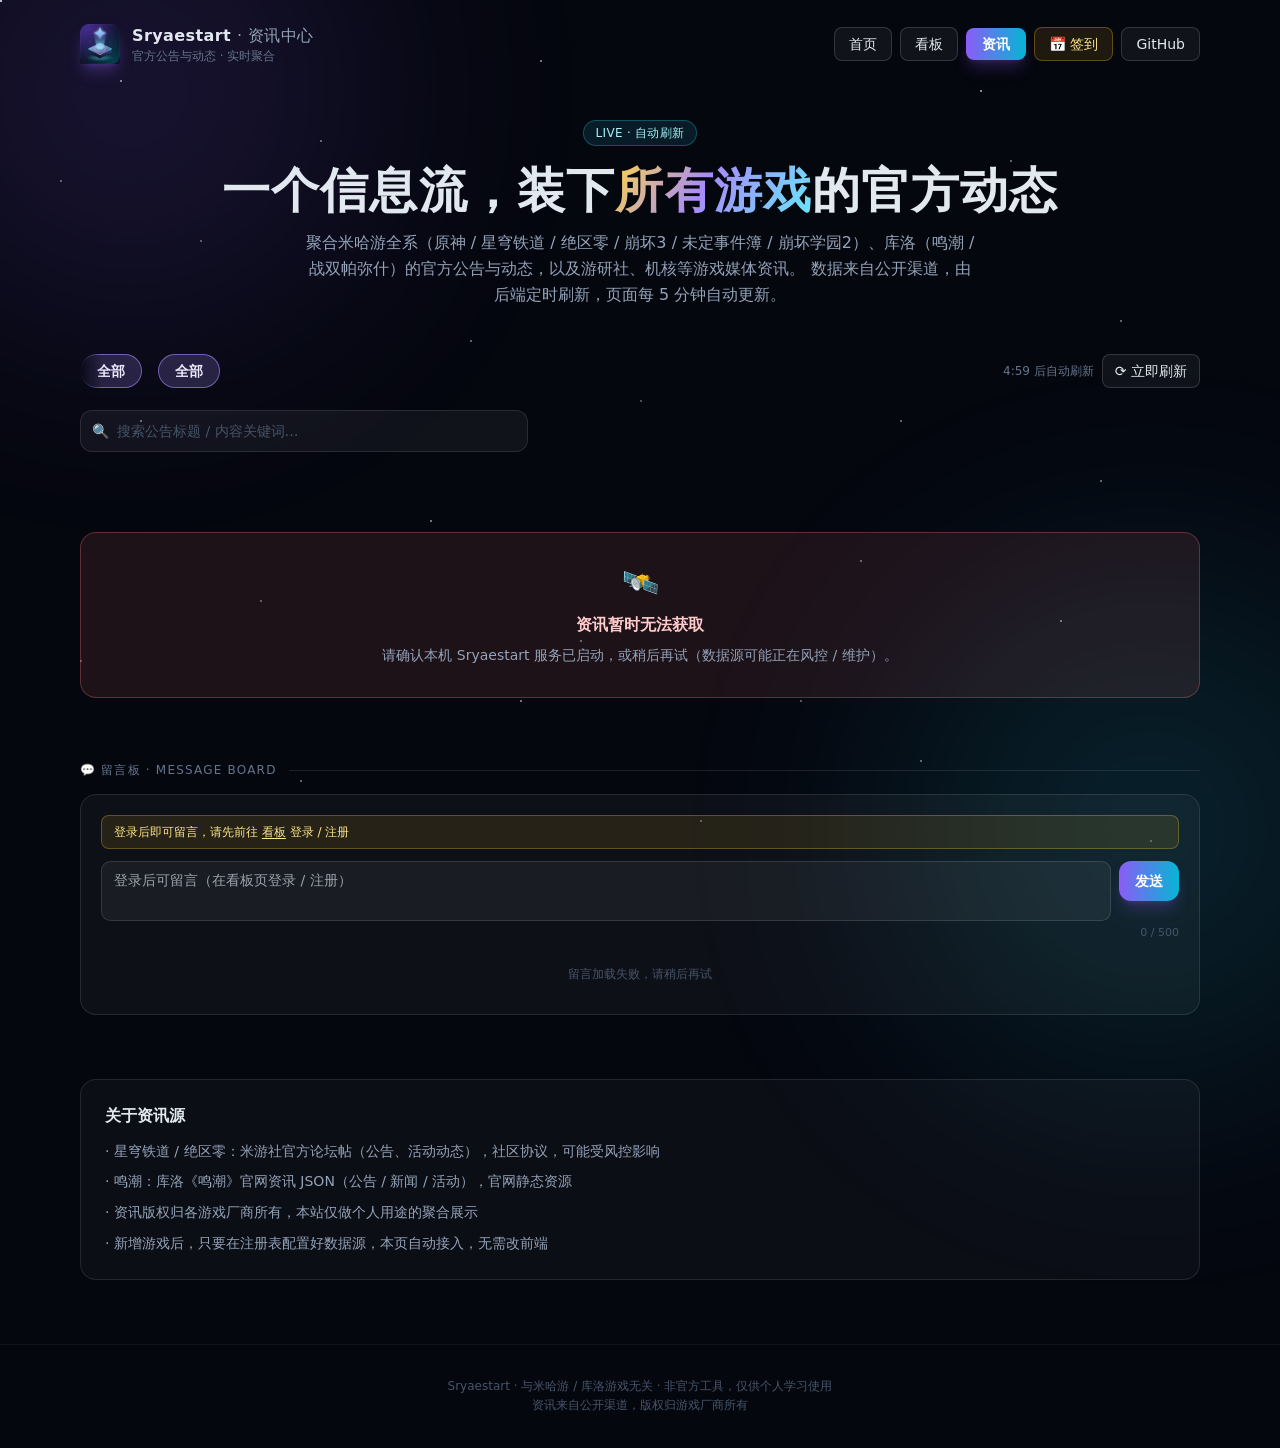
<file: board/news.html>
<!doctype html>
<html lang="zh-CN">
<head>
  <meta charset="utf-8" />
  <meta name="viewport" content="width=device-width, initial-scale=1" />
  <title>资讯中心 · Sryaestart</title>
  <meta name="description" content="米哈游全系 / 库洛全系 / 热门游戏媒体资讯，实时聚合到一个信息流。" />
  <link rel="icon" type="image/png" href="assets/favicon.png" />
  <meta name="theme-color" content="#0b1020" />
  <link rel="apple-touch-icon" href="assets/icon-192.png" />
  <link rel="stylesheet" href="assets/mnav.css" />
  <link rel="stylesheet" href="assets/tailwind.min.css" />
  <style>
    body { background: #05070f; }
    .stars::before, .stars::after {
      content: ""; position: fixed; width: 2px; height: 2px; border-radius: 50%;
      background: rgba(255,255,255,.7); z-index: -3;
    }
    .stars::before {
      box-shadow: 120px 80px 0 rgba(255,255,255,.7), 320px 140px 0 rgba(255,255,255,.5), 540px 60px 0 rgba(255,255,255,.6), 760px 200px 0 rgba(255,255,255,.4), 980px 90px 0 rgba(255,255,255,.7), 1120px 320px 0 rgba(255,255,255,.5), 140px 420px 0 rgba(255,255,255,.5), 430px 520px 0 rgba(255,255,255,.6), 640px 400px 0 rgba(255,255,255,.4), 860px 560px 0 rgba(255,255,255,.5), 1060px 620px 0 rgba(255,255,255,.6), 80px 660px 0 rgba(255,255,255,.4), 300px 780px 0 rgba(255,255,255,.5), 520px 700px 0 rgba(255,255,255,.6), 700px 820px 0 rgba(255,255,255,.4), 920px 760px 0 rgba(255,255,255,.5), 1150px 840px 0 rgba(255,255,255,.4);
    }
    .stars::after {
      box-shadow: 200px 240px 0 rgba(255,255,255,.45), 470px 340px 0 rgba(255,255,255,.5), 690px 180px 0 rgba(255,255,255,.45), 900px 420px 0 rgba(255,255,255,.5), 60px 180px 0 rgba(255,255,255,.5), 1010px 160px 0 rgba(255,255,255,.5), 260px 600px 0 rgba(255,255,255,.45), 580px 640px 0 rgba(255,255,255,.5), 800px 700px 0 rgba(255,255,255,.45), 1100px 480px 0 rgba(255,255,255,.5);
    }
    .orb { position: fixed; border-radius: 50%; filter: blur(130px); z-index: -2; pointer-events: none; }
    .orb-hsr { width: 460px; height: 460px; top: -140px; left: -100px; background: #8b5cf6; opacity: .16; }
    .orb-wuwa { width: 500px; height: 500px; bottom: -180px; right: -120px; background: #22d3ee; opacity: .13; }
    .hero-gradient {
      background: linear-gradient(120deg, #fcd34d 0%, #a78bfa 45%, #67e8f9 100%);
      -webkit-background-clip: text; background-clip: text; color: transparent;
    }
    .card { background: rgba(255,255,255,.04); border: 1px solid rgba(255,255,255,.1); backdrop-filter: blur(10px); transition: all .25s ease; }
    .card:hover { transform: translateY(-4px); border-color: rgba(167,139,250,.45); box-shadow: 0 12px 40px -12px rgba(139,92,246,.35); }
    .clamp-2 { display: -webkit-box; -webkit-line-clamp: 2; -webkit-box-orient: vertical; overflow: hidden; }
    .skeleton { position: relative; overflow: hidden; background: rgba(255,255,255,.06); }
    .skeleton::after {
      content: ""; position: absolute; inset: 0;
      background: linear-gradient(90deg, transparent, rgba(255,255,255,.08), transparent);
      animation: shimmer 1.4s infinite;
    }
    @keyframes shimmer { 0% { transform: translateX(-100%); } 100% { transform: translateX(100%); } }
    .field { width: 100%; border-radius: .6rem; border: 1px solid rgba(255,255,255,.12); background: rgba(255,255,255,.05); padding: .5rem .75rem; font-size: .875rem; color: #e2e8f0; }
    .field:focus { border-color: rgba(139, 92, 246, .7); outline: none; }
  </style>
</head>
<body data-mnav="news" class="min-h-screen text-slate-200 font-sans antialiased">
  <script defer src="assets/mnav.js?v=4"></script>
  <div class="stars"></div>
  <div class="orb orb-hsr"></div>
  <div class="orb orb-wuwa"></div>

  <header class="max-w-6xl mx-auto px-3 sm:px-4 pt-4 sm:pt-6 flex items-center justify-between flex-wrap gap-3">
    <a href="home.html" class="flex items-center gap-3">
      <img src="assets/icon-96.webp" onerror="this.src='assets/icon-192.png'" alt="Sryaestart" class="h-10 w-10 shadow-lg shadow-violet-500/30" />
      <div>
        <h1 class="font-bold tracking-wide">Sryaestart <span class="text-slate-400 font-medium">· 资讯中心</span></h1>
        <p class="text-xs text-slate-500">官方公告与动态 · 实时聚合</p>
      </div>
    </a>
    <nav class="flex items-center gap-1.5 sm:gap-2 flex-wrap justify-end">
      <a href="home.html" class="rounded-lg border border-white/15 bg-white/5 px-2.5 sm:px-3.5 py-1.5 text-xs sm:text-sm hover:bg-white/10 transition">首页</a>
      <a href="index.html" class="rounded-lg border border-white/15 bg-white/5 px-2.5 sm:px-3.5 py-1.5 text-xs sm:text-sm hover:bg-white/10 transition">看板</a>
      <a href="news.html" class="rounded-lg bg-gradient-to-r from-violet-500 to-cyan-500 px-3 sm:px-4 py-1.5 text-xs sm:text-sm font-semibold text-white shadow-lg shadow-violet-500/25 hover:opacity-90 transition">资讯</a>
      <a href="checkin.html" class="rounded-lg border border-amber-400/30 bg-amber-400/10 px-2.5 sm:px-3.5 py-1.5 text-xs sm:text-sm text-amber-200 hover:bg-amber-400/20 transition">📅 签到</a>
      <a href="https://github.com/Sryae07/starwaves" target="_blank" rel="noopener" class="rounded-lg border border-white/15 bg-white/5 px-2.5 sm:px-3.5 py-1.5 text-xs sm:text-sm hover:bg-white/10 transition">GitHub</a>
    </nav>
  </header>

  <main class="max-w-6xl mx-auto px-3 sm:px-4 pb-12 sm:pb-16">
    <section class="pt-10 pb-8 sm:pt-14 sm:pb-10 text-center">
      <p class="inline-block rounded-full border border-cyan-400/30 bg-cyan-400/10 px-3 py-1 text-xs text-cyan-200 tracking-wide">LIVE · 自动刷新</p>
      <h2 class="mt-5 text-3xl md:text-5xl font-black tracking-wide leading-tight">一个信息流，<br class="md:hidden"/>装下<span class="hero-gradient">所有游戏</span>的官方动态</h2>
      <p class="mt-4 max-w-2xl mx-auto text-slate-400 leading-relaxed">
        聚合米哈游全系（原神 / 星穹铁道 / 绝区零 / 崩坏3 / 未定事件簿 / 崩坏学园2）、库洛（鸣潮 / 战双帕弥什）的官方公告与动态，以及游研社、机核等游戏媒体资讯。
        数据来自公开渠道，由后端定时刷新，页面每 5 分钟自动更新。
      </p>
    </section>

    <section class="flex items-center justify-between gap-3 flex-wrap">
      <div class="mq-wrap flex-1 min-w-[240px]">
        <div class="mq-track" id="mq-track">
          <div id="game-filters" class="mq-group">
            <button data-game="all" class="chip rounded-full border border-violet-400/60 bg-violet-400/20 px-4 py-1.5 text-sm font-semibold text-violet-100 transition">全部</button>
          </div>
          <div id="game-filters-mirror" class="mq-group" aria-hidden="true"></div>
        </div>
      </div>
      <div class="flex items-center gap-2 text-xs text-slate-500">
        <span id="refresh-hint">5:00 后自动刷新</span>
        <button id="btn-refresh" class="rounded-lg border border-white/15 bg-white/5 px-3 py-1.5 text-sm text-slate-200 hover:bg-white/10 transition">⟳ 立即刷新</button>
      </div>
    </section>

    <section class="mt-4 flex items-center gap-2 flex-wrap">
      <div class="relative flex-1 min-w-[240px] max-w-md">
        <span class="absolute left-3 top-1/2 -translate-y-1/2 text-sm text-slate-500">🔍</span>
        <input id="search-input" type="search" placeholder="搜索公告标题 / 内容关键词…" class="w-full rounded-xl border border-white/10 bg-white/5 py-2.5 pl-9 pr-9 text-sm text-slate-200 placeholder:text-slate-600 focus:border-violet-400/60 focus:outline-none transition" />
        <button id="btn-clear-search" class="hidden absolute right-2 top-1/2 -translate-y-1/2 h-6 w-6 rounded-lg text-slate-500 hover:text-white hover:bg-white/10 transition">✕</button>
      </div>
      <span id="result-count" class="text-xs text-slate-600"></span>
    </section>

    <section id="source-status" class="mt-4 flex items-center gap-2 flex-wrap text-xs"></section>

    <section id="featured-wrap" class="hidden mt-8">
      <div class="flex items-center gap-3">
        <p class="text-xs tracking-widest text-slate-500">⭐ 推荐 · FEATURED</p>
        <div class="h-px flex-1 bg-white/10"></div>
      </div>
      <section id="featured" class="mt-3 grid gap-4 md:grid-cols-3"></section>
    </section>

    <section id="feed" class="mt-8 grid gap-4 md:grid-cols-2"></section>
    <section id="feed-empty" class="hidden mt-8 rounded-2xl border border-white/10 bg-white/[0.03] p-10 text-center">
      <p class="text-3xl">🔍</p>
      <p class="mt-3 font-bold">没有找到匹配的资讯</p>
      <p class="mt-2 text-sm text-slate-500">换个关键词试试，或清除搜索条件。</p>
    </section>

    <section id="feed-error" class="hidden mt-8 rounded-2xl border border-red-400/30 bg-red-400/10 p-8 text-center">
      <p class="text-3xl">🛰️</p>
      <p class="mt-3 font-bold text-red-200">资讯暂时无法获取</p>
      <p class="mt-2 text-sm text-slate-400">请确认本机 Sryaestart 服务已启动，或稍后再试（数据源可能正在风控 / 维护）。</p>
    </section>

    <section class="mt-16">
      <div class="flex items-center gap-3">
        <p class="text-xs tracking-widest text-slate-500">💬 留言板 · MESSAGE BOARD</p>
        <div class="h-px flex-1 bg-white/10"></div>
      </div>
      <div class="mt-4 rounded-2xl border border-white/10 bg-white/[0.04] p-5">
        <p id="msg-login-hint" class="hidden mb-3 rounded-lg border border-amber-400/30 bg-amber-400/10 px-3 py-2 text-xs text-amber-200">登录后即可留言，请先前往 <a href="index.html" class="underline underline-offset-2">看板</a> 登录 / 注册</p>
        <div class="flex gap-2 items-start">
          <textarea id="msg-input" rows="2" maxlength="500" placeholder="说点什么…（最多 500 字）" class="field flex-1 resize-none"></textarea>
          <button id="btn-msg" class="shrink-0 rounded-xl bg-gradient-to-r from-violet-500 to-cyan-500 px-4 py-2.5 text-sm font-semibold text-white shadow-lg shadow-violet-500/25 hover:opacity-90 transition disabled:opacity-50">发送</button>
        </div>
        <p id="msg-count" class="mt-1 text-right text-[11px] text-slate-600">0 / 500</p>
        <div id="msg-list" class="mt-3 space-y-3"></div>
      </div>
    </section>

    <section class="mt-16 rounded-2xl border border-white/10 bg-white/[0.03] p-6">
      <h3 class="font-bold">关于资讯源</h3>
      <ul class="mt-3 space-y-2 text-sm text-slate-400 leading-relaxed">
        <li>· 星穹铁道 / 绝区零：米游社官方论坛帖（公告、活动动态），社区协议，可能受风控影响</li>
        <li>· 鸣潮：库洛《鸣潮》官网资讯 JSON（公告 / 新闻 / 活动），官网静态资源</li>
        <li>· 资讯版权归各游戏厂商所有，本站仅做个人用途的聚合展示</li>
        <li>· 新增游戏后，只要在注册表配置好数据源，本页自动接入，无需改前端</li>
      </ul>
    </section>
  </main>

  <footer class="border-t border-white/5 py-8 text-center text-xs text-slate-600 leading-relaxed">
    Sryaestart · 与米哈游 / 库洛游戏无关 · 非官方工具，仅供个人学习使用<br/>
    资讯来自公开渠道，版权归游戏厂商所有
  </footer>

  <script>
    const apiBase = 'https://dash.sryae07.dpdns.org';
  const REFRESH_MS = 5 * 60 * 1000;
    const esc = (s) => String(s ?? '').replace(/[&<>"']/g, (c) => (
      { '&': '&amp;', '<': '&lt;', '>': '&gt;', '"': '&quot;', "'": '&#39;' }[c]
    ));

    let registry = [];
    let selected = new Set();
    let countdownTimer = null;
    let nextRefreshAt = 0;
    let query = '';
    let lastItems = [];
    let lastSources = {};
    let staticSnapshot = null;

    async function loadRegistry() {
      // 静态外壳：先拿 GitHub 快照（毫秒级），隧道慢也不挡首屏
      try {
        const snap = await fetch('https://sryae07.github.io/starwaves/news-data.json');
        if (snap.ok) { const data = await snap.json(); registry = data.games || []; staticSnapshot = data; }
      } catch (e0) { registry = []; }
      if (!registry.length) {
        try {
          const res = await fetch(apiBase + '/api/games');
          if (!res.ok) throw new Error('HTTP ' + res.status);
          registry = (await res.json()).games || [];
        } catch (err) {
          try {
            const snap = await fetch('https://sryae07.github.io/starwaves/news-data.json');
            if (snap.ok) { const data = await snap.json(); registry = data.games || []; staticSnapshot = data; }
          } catch (e2) { /* 静态快照不可用则保持空注册表 */ }
        }
      }
      const box = document.getElementById('game-filters');
      registry.forEach((g) => {
        selected.add(g.key);
        const btn = document.createElement('button');
        btn.dataset.game = g.key;
        btn.className = 'chip rounded-full border border-white/10 bg-white/5 px-4 py-1.5 text-sm transition';
        btn.innerHTML = esc(g.emoji) + ' ' + esc(g.label);
        btn.addEventListener('click', () => toggleGame(g.key));
        box.appendChild(btn);
      });
      applyFilterStyles();
    }

    function toggleGame(key) {
      if (selected.has(key)) selected.delete(key);
      else selected.add(key);
      applyFilterStyles();
      loadNews();
    }

    function applyFilterStyles() {
      document.querySelectorAll('#game-filters .chip').forEach((btn) => {
        const active = btn.dataset.game === 'all' ? selected.size === registry.length : selected.has(btn.dataset.game);
        btn.className = active
          ? 'chip rounded-full border border-violet-400/60 bg-violet-400/20 px-4 py-1.5 text-sm font-semibold text-violet-100 transition'
          : 'chip rounded-full border border-white/10 bg-white/5 px-4 py-1.5 text-sm text-slate-300 transition';
      });
    }

    document.querySelector('[data-game="all"]').addEventListener('click', () => {
      if (selected.size === registry.length) selected.clear();
      else selected = new Set(registry.map((g) => g.key));
      applyFilterStyles();
      loadNews();
    });

    function specOf(key) {
      return registry.find((g) => g.key === key);
    }

    function relTime(iso) {
      if (!iso) return '';
      const d = new Date(iso);
      if (Number.isNaN(d.getTime())) return '';
      const diff = Date.now() - d.getTime();
      const min = Math.floor(diff / 60000);
      if (min < 1) return '刚刚';
      if (min < 60) return min + ' 分钟前';
      const h = Math.floor(min / 60);
      if (h < 24) return h + ' 小时前';
      const days = Math.floor(h / 24);
      if (days < 30) return days + ' 天前';
      return d.toLocaleDateString('zh-CN');
    }

    function renderFeed(data) {
      const feed = document.getElementById('feed');
      const errorBox = document.getElementById('feed-error');
      const emptyBox = document.getElementById('feed-empty');
      lastItems = data.items || [];
      lastSources = data.sources || lastSources;
      const q = query.trim().toLowerCase();
      const items = lastItems
        .filter((i) => selected.has(i.game))
        .filter((i) => !q || [i.title, i.summary, i.category, i.source, specOf(i.game)?.label || ''].join(' ').toLowerCase().includes(q));
      document.getElementById('result-count').textContent = items.length ? `共 ${items.length} 条` : '';
      renderFeatured(items);
      renderSources(data.sources || {});
      if (!items.length) {
        feed.innerHTML = '';
        if (lastItems.length === 0) {
          errorBox.classList.remove('hidden');
          emptyBox.classList.add('hidden');
        } else {
          errorBox.classList.add('hidden');
          emptyBox.classList.remove('hidden');
        }
        return;
      }
      errorBox.classList.add('hidden');
      emptyBox.classList.add('hidden');
      feed.innerHTML = items.map((it) => {
        const g = specOf(it.game) || {};
        const cover = it.cover
          ? `<div class="hidden sm:block w-28 shrink-0 rounded-l-2xl bg-cover bg-center" style="background-image:url('${esc(it.cover)}')"></div>`
          : '';
        const catColor = it.category === '公告' ? '#fbbf24' : it.category === '活动' ? '#67e8f9' : '#a78bfa';
        return `
          <a href="${esc(it.url)}" target="_blank" rel="noopener" class="card rounded-2xl overflow-hidden flex ${cover ? '' : 'flex-col'}">
            ${cover}
            <div class="flex-1 p-5">
              <div class="flex items-center gap-2 flex-wrap">
                <span class="rounded-full px-2 py-0.5 text-[11px] border" style="color:${catColor};border-color:${catColor}55;background:${catColor}15">${esc(it.category)}</span>
                <span class="text-[11px] text-slate-500">${esc(g.emoji || '')} ${esc(g.label || it.game)}</span>
                <span class="text-[11px] text-slate-600">· ${esc(it.source)}</span>
              </div>
              <h4 class="mt-2.5 font-bold leading-snug">${esc(it.title)}</h4>
              ${it.summary ? `<p class="mt-1.5 text-sm text-slate-400 clamp-2">${esc(it.summary)}</p>` : ''}
              <p class="mt-3 text-[11px] text-slate-600">${relTime(it.published_at)}</p>
            </div>
          </a>`;
      }).join('');
      revealAll(feed);
    }

    function renderSources(sources) {
      const box = document.getElementById('source-status');
      const keys = Object.keys(sources);
      if (!keys.length) { box.innerHTML = ''; return; }
      box.innerHTML = keys.map((k) => {
        const s = sources[k];
        const g = specOf(k) || {};
        const ok = !s.error;
        return `<span class="rounded-full border px-2.5 py-1 ${ok ? 'border-emerald-400/30 bg-emerald-400/10 text-emerald-200' : 'border-amber-400/30 bg-amber-400/10 text-amber-200'}" title="${esc(s.error || '')}">${ok ? '●' : '◐'} ${esc(g.label || k)} · ${esc(s.name || '资讯源')}${ok ? '' : '（降级）'}</span>`;
      }).join('');
    }

    function renderSkeleton() {
      document.getElementById('feed').innerHTML = Array.from({ length: 4 }, () => `
        <div class="card rounded-2xl p-5">
          <div class="skeleton h-4 w-24 rounded"></div>
          <div class="skeleton h-5 w-3/4 rounded mt-3"></div>
          <div class="skeleton h-4 w-full rounded mt-3"></div>
          <div class="skeleton h-3 w-20 rounded mt-3"></div>
        </div>`).join('');
    }

    function onSearchInput() {
      query = document.getElementById('search-input').value;
      document.getElementById('btn-clear-search').classList.toggle('hidden', !query);
      if (lastItems.length) renderFeed({ items: lastItems, sources: lastSources });
    }

    async function loadNews(silent = false) {
      if (!silent) renderSkeleton();
      const btn = document.getElementById('btn-refresh');
      btn.disabled = true;
      const params = registry.map((g) => 'game=' + encodeURIComponent(g.key)).join('&');
      let painted = false;
      if (staticSnapshot) {
        renderFeed(staticSnapshot);
        painted = true;
        const hint0 = document.getElementById('refresh-hint');
        hint0.textContent = '🗄 GitHub 快照秒开 · 正在取最新';
        hint0.classList.add('text-amber-300');
      }
      try {
        const ctrl = new AbortController();
        const timer = setTimeout(() => ctrl.abort(), 8000);
        const res = await fetch(apiBase + '/api/news?' + params + '&limit=15', { signal: ctrl.signal });
        clearTimeout(timer);
        if (!res.ok) throw new Error('HTTP ' + res.status);
        const data = await res.json();
        renderFeed(data);
        document.getElementById('refresh-hint').classList.remove('text-amber-300');
        nextRefreshAt = Date.now() + REFRESH_MS;
      } catch (err) {
        if (!painted && staticSnapshot) {
          renderFeed(staticSnapshot);
          const hint = document.getElementById('refresh-hint');
          hint.textContent = '🗄 静态快照 · 每 3 小时更新';
          hint.classList.add('text-amber-300');
        } else if (!painted && !silent) {
          document.getElementById('feed').innerHTML = '';
          document.getElementById('feed-error').classList.remove('hidden');
        }
        nextRefreshAt = Date.now() + REFRESH_MS;
      } finally {
        btn.disabled = false;
      }
    }

    function tickCountdown() {
      const left = nextRefreshAt - Date.now();
      const el = document.getElementById('refresh-hint');
      if (left <= 0) {
        el.textContent = '正在刷新…';
        loadNews(true);
        nextRefreshAt = Date.now() + REFRESH_MS;
        return;
      }
      const s = Math.ceil(left / 1000);
      el.textContent = Math.floor(s / 60) + ':' + String(s % 60).padStart(2, '0') + ' 后自动刷新';
    }

    document.getElementById('btn-refresh').addEventListener('click', async () => {
      document.getElementById('refresh-hint').textContent = '正在刷新…';
      await loadNews(true);
      nextRefreshAt = Date.now() + REFRESH_MS;
      document.getElementById('refresh-hint').textContent = '已更新';
      setTimeout(() => tickCountdown(), 1200);
    });

    let searchTimer = null;
    document.getElementById('search-input').addEventListener('input', () => {
      clearTimeout(searchTimer);
      searchTimer = setTimeout(onSearchInput, 200);
    });
    document.getElementById('btn-clear-search').addEventListener('click', () => {
      document.getElementById('search-input').value = '';
      onSearchInput();
      document.getElementById('search-input').focus();
    });

    /* ---------- 推荐板块 ---------- */
    function renderFeatured(items) {
      const wrap = document.getElementById('featured-wrap');
      const box = document.getElementById('featured');
      if (!wrap || !box) return;
      if (!items.length) { wrap.classList.add('hidden'); return; }
      wrap.classList.remove('hidden');
      box.innerHTML = items.slice(0, 3).map((it) => {
        const g = specOf(it.game) || {};
        return `
          <a href="${esc(it.url)}" target="_blank" rel="noopener" class="card rounded-2xl overflow-hidden relative border-amber-400/20">
            ${it.cover ? `<div class="h-32 bg-cover bg-center" style="background-image:url('${esc(it.cover)}')"></div>` : ''}
            <div class="p-4">
              <div class="flex items-center gap-2">
                <span class="rounded-full border border-amber-400/40 bg-amber-400/10 px-2 py-0.5 text-[10px] text-amber-200">⭐ 推荐</span>
                <span class="text-[10px] text-slate-500">${esc(g.emoji || '')} ${esc(g.label || it.game)}</span>
              </div>
              <h4 class="mt-2 font-bold leading-snug clamp-2">${esc(it.title)}</h4>
              <p class="mt-2 text-[11px] text-slate-600">${relTime(it.published_at)}</p>
            </div>
          </a>`;
      }).join('');
      revealAll(box);
    }

    /* ---------- 留言板 ---------- */
    const msgToken = () => localStorage.getItem('starwaves_token') || '';
    const msgApiKey = () => localStorage.getItem('starwaves_api_key') || '';

    function renderMessages(items) {
      const box = document.getElementById('msg-list');
      if (!items.length) {
        box.innerHTML = '<p class="text-xs text-slate-600 py-3 text-center">还没有留言，来抢沙发～</p>';
        return;
      }
      box.innerHTML = items.map((m) => `
        <div class="rounded-xl border border-white/10 bg-white/[0.03] px-4 py-3">
          <div class="flex items-center justify-between gap-2">
            <p class="text-xs font-semibold text-violet-200">👤 ${esc(m.username || '匿名')}</p>
            <p class="text-[10px] text-slate-600">${esc(m.created_at || '')}</p>
          </div>
          <p class="mt-1.5 text-sm text-slate-300 leading-relaxed break-words">${esc(m.content)}</p>
        </div>`).join('');
    }

    async function loadMessages() {
      try {
        const res = await fetch(apiBase + '/api/messages');
        if (!res.ok) throw new Error('HTTP ' + res.status);
        renderMessages((await res.json()).items || []);
      } catch (err) {
        document.getElementById('msg-list').innerHTML = '<p class="text-xs text-slate-600 py-3 text-center">留言加载失败，请稍后再试</p>';
      }
    }

    function updateMsgLoginState() {
      const hint = document.getElementById('msg-login-hint');
      const logged = Boolean(msgToken());
      hint.classList.toggle('hidden', logged);
      document.getElementById('msg-input').placeholder = logged ? '说点什么…（最多 500 字）' : '登录后可留言（在看板页登录 / 注册）';
    }

    document.getElementById('msg-input').addEventListener('input', (e) => {
      document.getElementById('msg-count').textContent = e.target.value.length + ' / 500';
    });

    document.getElementById('btn-msg').addEventListener('click', async () => {
      const input = document.getElementById('msg-input');
      const content = input.value.trim();
      if (!content) return;
      if (!msgToken()) {
        updateMsgLoginState();
        alert('请先前往看板页登录 / 注册，再回来留言');
        return;
      }
      const btn = document.getElementById('btn-msg');
      btn.disabled = true;
      try {
        const headers = { 'Content-Type': 'application/json' };
        if (msgApiKey()) headers['X-API-Key'] = msgApiKey();
        headers['Authorization'] = 'Bearer ' + msgToken();
        const res = await fetch(apiBase + '/api/messages', {
          method: 'POST', headers, body: JSON.stringify({ content }),
        });
        if (res.status === 401) {
          updateMsgLoginState();
          throw new Error('登录已失效，请在看板页重新登录');
        }
        if (!res.ok) {
          let detail = 'HTTP ' + res.status;
          try { detail = (await res.json()).detail || detail; } catch (e) {}
          throw new Error(detail);
        }
        input.value = '';
        document.getElementById('msg-count').textContent = '0 / 500';
        await loadMessages();
      } catch (err) {
        alert('留言失败：' + err.message);
      } finally {
        btn.disabled = false;
      }
    });

    /* ---------- 使用时长心跳（打开资讯页也算使用软件） ---------- */
    function heartbeat() {
      if (!msgToken()) return;
      fetch(apiBase + '/api/usage/heartbeat', {
        method: 'POST',
        headers: Object.assign({ 'Content-Type': 'application/json' }, msgApiKey() ? { 'X-API-Key': msgApiKey() } : {}, { 'Authorization': 'Bearer ' + msgToken() }),
        body: JSON.stringify({ seconds: 60 }),
      }).catch(() => {});
    }

    /* ---------- 09 跑马灯：游戏标签横向无缝循环（悬停暂停，点击仍可筛选） ---------- */
    const filterBox = document.getElementById('game-filters');
    const mirrorBox = document.getElementById('game-filters-mirror');
    function syncMirror() {
      if (!mirrorBox || !filterBox) return;
      mirrorBox.innerHTML = filterBox.innerHTML;
      Array.prototype.forEach.call(mirrorBox.children, (node, i) => {
        node.setAttribute('tabindex', '-1');
        node.addEventListener('click', (ev) => {
          ev.preventDefault();
          const origin = filterBox.children[i];
          if (origin) origin.click();
        });
      });
    }
    if (mirrorBox && filterBox && 'MutationObserver' in window) {
      let pending = false;
      new MutationObserver(() => {
        if (pending) return;
        pending = true;
        requestAnimationFrame(() => { pending = false; syncMirror(); });
      }).observe(filterBox, { childList: true, subtree: true, attributes: true, attributeFilter: ['class'] });
    }
    syncMirror();

    /* ---------- 12 滚动出现：卡片进入视口时错峰浮现 ---------- */
    const revealIO = 'IntersectionObserver' in window
      ? new IntersectionObserver((entries) => {
          entries.forEach((en) => {
            if (!en.isIntersecting) return;
            en.target.classList.add('rv-in');
            revealIO.unobserve(en.target);
          });
        }, { threshold: 0.06, rootMargin: '0px 0px -6% 0px' })
      : null;
    function revealAll(root) {
      if (!root || !revealIO) return;
      Array.prototype.forEach.call(root.querySelectorAll('.card'), (card, i) => {
        if (card.dataset.rv) return;
        card.dataset.rv = '1';
        card.classList.add('rv');
        card.style.animationDelay = Math.min(i, 6) * 55 + 'ms';
        revealIO.observe(card);
      });
    }

    (async function init() {
      await loadRegistry();
      await loadNews();
      updateMsgLoginState();
      await loadMessages();
      heartbeat();
      setInterval(heartbeat, 60000);
      nextRefreshAt = Date.now() + REFRESH_MS;
      countdownTimer = setInterval(tickCountdown, 1000);
    })();
  </script>
</body>
</html>
</file>
<file: board/assets/mnav.css>
/* Sryaestart · 手机端底部导航（参考抖音胶囊 tab bar） + 公共动效工具 */
.mnav { position: fixed; left: 50%; transform: translateX(-50%); bottom: calc(12px + env(safe-area-inset-bottom, 0px)); z-index: 70; width: min(calc(100vw - 20px), 420px); display: none; }
@media (max-width: 640px) {
  .mnav { display: block; }
  body { padding-bottom: calc(104px + env(safe-area-inset-bottom, 0px)) !important; }
  /* 手机上把顶部那排按钮收进底部导航，头部只留标题 */
  header nav, header [id="admin-actions"], header [id="auth-area"] { display: none !important; }
}
.mnav-bar {
  position: relative; display: grid; grid-template-columns: repeat(7, 1fr); align-items: center; height: 64px;
  border-radius: 34px; background: rgba(13, 18, 33, .78); border: 1px solid rgba(255, 255, 255, .1);
  box-shadow: 0 20px 44px -20px #000, inset 0 1px 0 rgba(255, 255, 255, .07);
  -webkit-backdrop-filter: blur(18px) saturate(140%); backdrop-filter: blur(18px) saturate(140%);
}
.mnav-item {
  position: relative; display: flex; flex-direction: column; align-items: center; justify-content: center; gap: 3px;
  height: 100%; color: #8b94ad; font-size: 10px; line-height: 1; text-decoration: none; border: 0; background: none;
  font-family: inherit; cursor: pointer; -webkit-tap-highlight-color: transparent; transition: color .18s ease;
}
.mnav-item svg { width: 22px; height: 22px; stroke-width: 1.9; }
.mnav-item.is-active { color: #ddd6fe; }
.mnav-item.is-active::after {
  content: ''; position: absolute; bottom: 7px; width: 14px; height: 2px; border-radius: 2px;
  background: linear-gradient(90deg, #8b5cf6, #22d3ee);
}
.mnav-item:active { color: #fff; }
.mnav-plus {
  width: 54px; height: 54px; margin: -18px auto 0; border-radius: 50%; border: 0; cursor: pointer;
  display: flex; align-items: center; justify-content: center;
  background: linear-gradient(140deg, #6ee7b7, #34d399 45%, #22d3ee);
  box-shadow: 0 12px 26px -10px rgba(52, 211, 153, .75), inset 0 1px 0 rgba(255, 255, 255, .45);
  color: #062b23; transition: transform .18s cubic-bezier(.34, 1.46, .5, 1), filter .18s ease;
  -webkit-tap-highlight-color: transparent;
}
.mnav-plus:active { transform: scale(.94); filter: brightness(1.06); }
.mnav-plus svg { width: 26px; height: 26px; stroke-width: 2.4; }
/* 窄屏（≤360px）：6 格底栏里 54px 的 + 会压到左右两格，收一号 */
@media (max-width: 360px) {
  .mnav-bar { height: 60px; border-radius: 32px; }
  .mnav-item { font-size: 9.5px; }
  .mnav-item svg { width: 20px; height: 20px; }
  .mnav-item.is-active::after { bottom: 6px; width: 12px; }
  .mnav-plus { width: 46px; height: 46px; margin-top: -15px; }
  .mnav-plus svg { width: 22px; height: 22px; }
}
.mnav-badge {
  position: absolute; top: 8px; left: calc(50% + 7px); min-width: 16px; height: 16px; padding: 0 4px;
  border-radius: 9px; background: #f43f5e; color: #fff; font-size: 10px; font-weight: 700; line-height: 16px;
  text-align: center; box-shadow: 0 4px 10px -4px rgba(244, 63, 94, .8);
}

/* 底部上滑面板 */
.mnav-sheet { position: fixed; inset: 0; z-index: 80; display: none; }
.mnav-sheet.open { display: block; }
.mnav-sheet-bg { position: absolute; inset: 0; background: rgba(3, 6, 14, .62); -webkit-backdrop-filter: blur(2px); backdrop-filter: blur(2px); }
.mnav-sheet-panel {
  position: absolute; left: 50%; bottom: 0; width: min(100vw, 520px); max-height: 82vh; overflow-y: auto;
  transform: translateX(-50%) translateY(16px); opacity: 0;
  border-radius: 26px 26px 0 0; border-top: 1px solid rgba(255, 255, 255, .1);
  background: linear-gradient(180deg, #111829, #0a0f1c);
  padding: 16px 14px calc(26px + env(safe-area-inset-bottom, 0px));
  box-shadow: 0 -20px 50px -24px #000;
  transition: transform .26s cubic-bezier(.22, 1, .36, 1), opacity .22s ease;
}
.mnav-sheet.open .mnav-sheet-panel { transform: translateX(-50%) translateY(0); opacity: 1; }
.mnav-sheet-grip { width: 40px; height: 4px; border-radius: 2px; background: rgba(255, 255, 255, .16); margin: 0 auto 14px; }
.mnav-sheet-title { font-size: 12.5px; color: #94a3b8; letter-spacing: .04em; margin: 10px 4px 0; }
.mnav-sheet-title:first-child { margin-top: 0; }
.mnav-row {
  display: flex; align-items: center; gap: 11px; width: 100%; min-height: 46px; margin-top: 7px;
  padding: 10px 13px; border-radius: 14px; border: 1px solid rgba(255, 255, 255, .07);
  background: rgba(255, 255, 255, .045); color: #e2e8f0; font-size: 14.5px; font-family: inherit;
  text-align: left; text-decoration: none; cursor: pointer; -webkit-tap-highlight-color: transparent;
  transition: background .16s ease, border-color .16s ease;
}
.mnav-row:active { background: rgba(255, 255, 255, .1); }
.mnav-row-ico { font-size: 17px; width: 22px; text-align: center; }
.mnav-row-extra { margin-left: auto; font-size: 12px; color: #64748b; }
.mnav-row-primary { background: linear-gradient(120deg, rgba(139, 92, 246, .28), rgba(34, 211, 238, .28)); border-color: rgba(167, 139, 250, .4); }
.mnav-close { position: absolute; top: 10px; right: 10px; width: 34px; height: 34px; border-radius: 12px; border: 0; background: rgba(255, 255, 255, .06); color: #cbd5e1; font-size: 15px; cursor: pointer; }

/* 通用：滚动出现（12 Scroll Reveal）——动画用 backwards 填充，结束后不占用 transform，避免压住 hover 上浮 */
.rv { opacity: 0; }
.rv-in { opacity: 1; animation: rvIn .55s cubic-bezier(.22, 1, .36, 1) backwards; }
@keyframes rvIn { from { opacity: 0; transform: translateY(18px) scale(.99); } to { opacity: 1; transform: none; } }

/* 通用：跑马灯 */
.mq-wrap { overflow: hidden; padding: 6px 0; -webkit-mask-image: linear-gradient(90deg, transparent, #000 22px, #000 calc(100% - 22px), transparent); mask-image: linear-gradient(90deg, transparent, #000 22px, #000 calc(100% - 22px), transparent); }
.mq-track { display: flex; align-items: center; width: max-content; gap: 8px; animation: mqScroll 32s linear infinite; }
.mq-wrap:hover .mq-track, .mq-wrap:focus-within .mq-track { animation-play-state: paused; }
.mq-group { display: flex; align-items: center; gap: 8px; padding-right: 8px; }
@keyframes mqScroll { from { transform: translateX(0); } to { transform: translateX(-50%); } }

@media (prefers-reduced-motion: reduce) {
  .mq-track { animation: none !important; }
  .rv { opacity: 1 !important; transform: none !important; }
  .mnav-sheet-panel { transition: none !important; }
}
</file>
